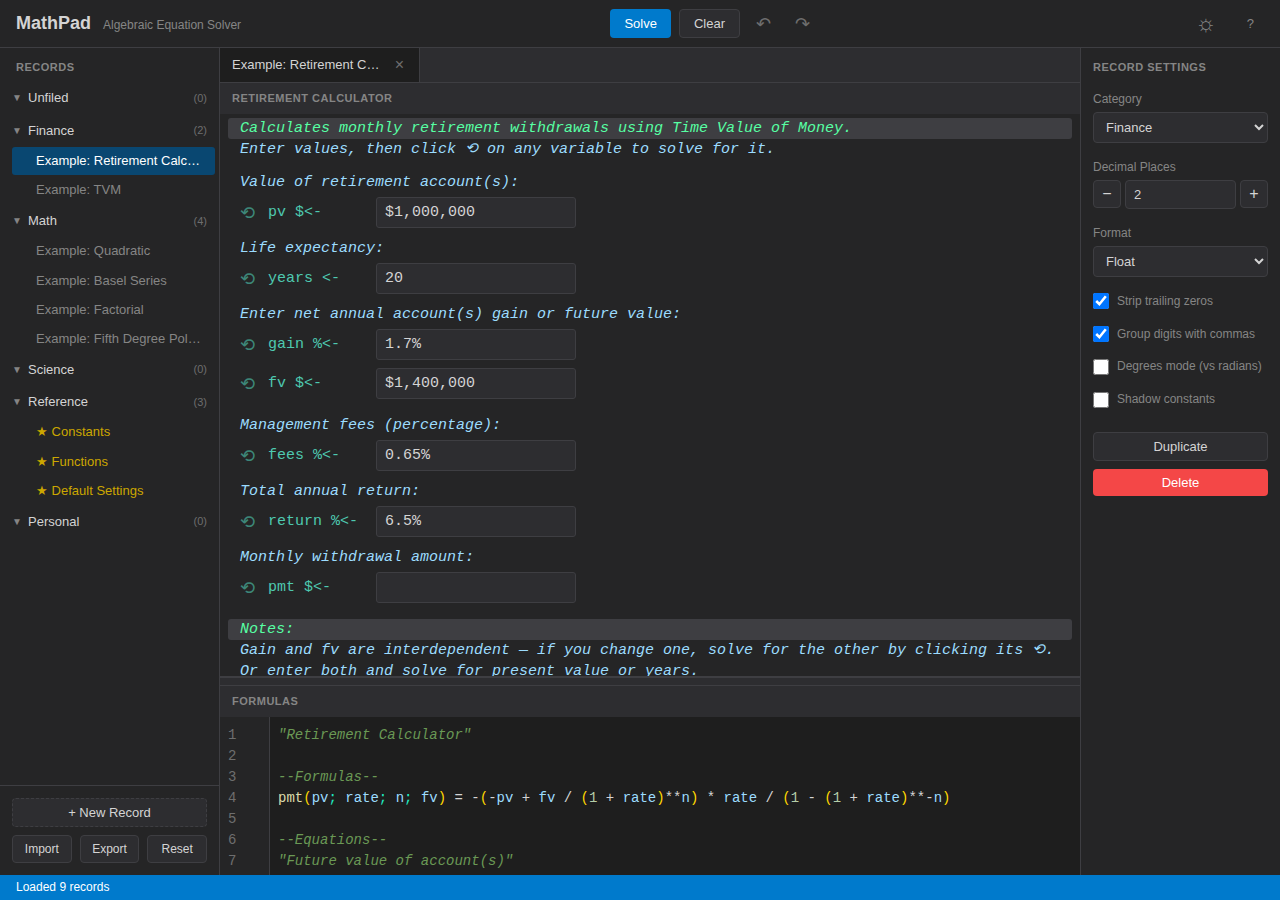
<file: docs/index.html>
<!DOCTYPE html>
<html lang="en">
<head>
    <meta charset="UTF-8">
    <meta name="viewport" content="width=device-width, initial-scale=1.0">
    <title>MathPad Web - Algebraic Equation Solver</title>
    <link rel="stylesheet" href="css/style.css">
    <script src="js/theme.js"></script>
    <script src="https://accounts.google.com/gsi/client" async defer></script>
</head>
<body>
    <div class="app-container">
        <!-- Header -->
        <header class="app-header">
            <div class="header-left">
                <button class="hamburger-btn" id="hamburger-btn" title="Toggle sidebar">&#9776;</button>
                <h1 class="app-title">MathPad</h1>
                <span class="app-subtitle">Algebraic Equation Solver</span>
            </div>
            <div class="header-center">
                <button id="btn-solve" class="btn-primary" title="Solve equations (Ctrl+Enter)">
                    Solve
                </button>
                <button id="btn-clear" class="btn-secondary" title="Clear all input (<-) and output (-> and ->>) variables">
                    Clear
                </button>
                <button id="btn-undo" class="btn-icon" title="Undo (Ctrl+Z)">↶</button>
                <button id="btn-redo" class="btn-icon" title="Redo (Ctrl+Y)">↷</button>
            </div>
            <div class="header-right">
                <div class="drive-controls" id="drive-controls" style="display: none;">
                    <button id="btn-drive-signin" class="btn-secondary btn-drive-signin">Sign in</button>
                    <button id="btn-drive-menu" class="btn-icon btn-drive-avatar" style="display:none;"></button>
                </div>
                <button id="btn-theme" class="btn-icon btn-theme-toggle" title="Toggle light/dark theme">&#9732;</button>
                <button id="btn-help" onclick="showHelp()" class="btn-icon" title="Help">
                    ?
                </button>
                <button class="settings-btn" id="settings-btn" title="Record Settings">&#9881;</button>
            </div>
            <input type="file" id="file-input" accept=".txt,.pdb" style="display: none">
        </header>

        <!-- Drive Dropdown Menu -->
        <div class="drive-dropdown" id="drive-dropdown">
            <div class="drive-dropdown-file" id="drive-dropdown-file"></div>
            <div class="drive-dropdown-item" id="btn-drive-open">Open from Drive...</div>
            <div class="drive-dropdown-item" id="btn-drive-saveas">Save as new file</div>
            <div class="drive-dropdown-divider"></div>
            <div class="drive-dropdown-item" id="btn-drive-signout">Sign out</div>
        </div>

        <!-- Sidebar Overlay (for mobile) -->
        <div class="sidebar-overlay" id="sidebar-overlay"></div>

        <!-- Settings Modal (for mobile) -->
        <div class="settings-modal" id="settings-modal">
            <div class="settings-modal-content">
                <div class="settings-modal-header">
                    <h3>Record Settings</h3>
                    <button class="settings-modal-close" id="settings-modal-close">&times;</button>
                </div>
                <div class="settings-modal-body" id="settings-modal-body">
                    <!-- Populated by JavaScript -->
                </div>
            </div>
        </div>

        <!-- Main Content -->
        <div class="main-content">
            <!-- Sidebar -->
            <aside class="sidebar" id="sidebar">
                <!-- Populated by JavaScript -->
            </aside>

            <!-- Editor Area -->
            <main class="editor-main">
                <!-- Tab Bar -->
                <div class="tab-bar" id="tab-bar">
                    <!-- Populated by JavaScript -->
                </div>

                <!-- Editor Container -->
                <div class="editor-container" id="editor-container">
                    <!-- Editors created by JavaScript -->
                    <div class="no-editor-message">
                        Select a record from the sidebar or create a new one.
                    </div>
                </div>
            </main>

            <!-- Details Panel -->
            <aside class="details-panel" id="details-panel">
                <!-- Populated by JavaScript -->
            </aside>
        </div>

        <!-- Status Bar -->
        <footer class="status-bar" id="status-bar">
            <span class="status-text" id="status-text">Ready</span>
            <span class="status-drive" id="status-drive"></span>
        </footer>
    </div>

    <!-- Scripts -->
    <script src="js/parser.js"></script>
    <script src="js/line-parser.js"></script>
    <script src="js/evaluator.js"></script>
    <script src="js/solver.js"></script>
    <script src="js/variables.js"></script>
    <script src="js/storage.js"></script>
    <script src="js/drive.js"></script>
    <script src="js/editor.js"></script>
    <script src="js/variables-panel.js"></script>
    <script src="js/solve-engine.js"></script>
    <script src="js/ui.js"></script>
    <script src="js/app.js"></script>
</body>
</html>
</file>
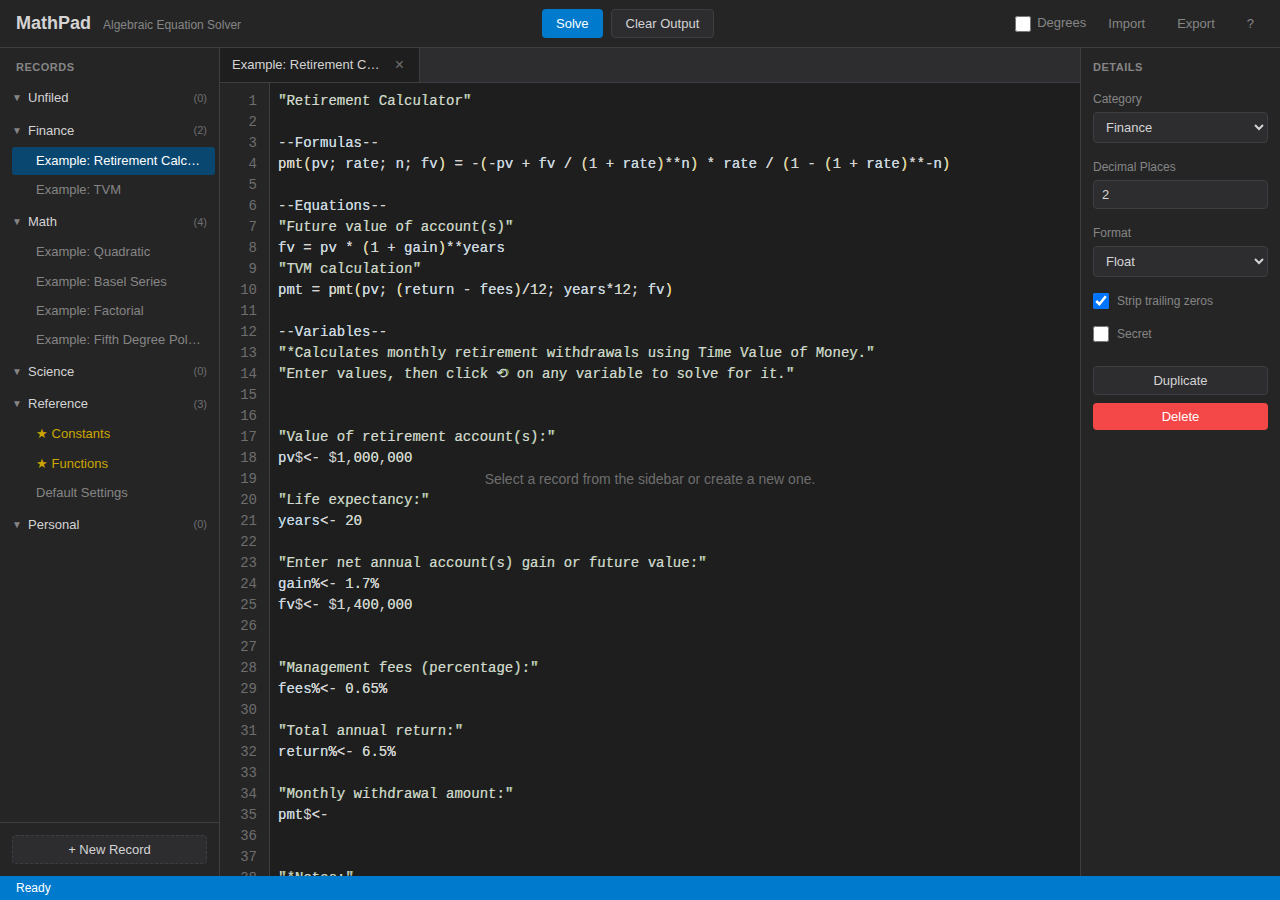
<file: web/index.html>
<!DOCTYPE html>
<html lang="en">
<head>
    <meta charset="UTF-8">
    <meta name="viewport" content="width=device-width, initial-scale=1.0">
    <title>MathPad Web - Algebraic Equation Solver</title>
    <link rel="stylesheet" href="css/style.css">
</head>
<body>
    <div class="app-container">
        <!-- Header -->
        <header class="app-header">
            <div class="header-left">
                <h1 class="app-title">MathPad</h1>
                <span class="app-subtitle">Algebraic Equation Solver</span>
            </div>
            <div class="header-center">
                <button id="btn-solve" class="btn-primary" title="Solve equations (Ctrl+Enter)">
                    Solve
                </button>
                <button id="btn-clear" class="btn-secondary" title="Clear output variables">
                    Clear Output
                </button>
            </div>
            <div class="header-right">
                <label class="toggle-label" title="Switch between radians and degrees for trig functions">
                    <input type="checkbox" id="toggle-degrees">
                    <span>Degrees</span>
                </label>
                <button id="btn-import" class="btn-icon" title="Import records from file">
                    Import
                </button>
                <button id="btn-export" class="btn-icon" title="Export records to file">
                    Export
                </button>
                <button onclick="showHelp()" class="btn-icon" title="Help">
                    ?
                </button>
            </div>
            <input type="file" id="file-input" accept=".txt,.pdb" style="display: none">
        </header>

        <!-- Main Content -->
        <div class="main-content">
            <!-- Sidebar -->
            <aside class="sidebar" id="sidebar">
                <!-- Populated by JavaScript -->
            </aside>

            <!-- Editor Area -->
            <main class="editor-main">
                <!-- Tab Bar -->
                <div class="tab-bar" id="tab-bar">
                    <!-- Populated by JavaScript -->
                </div>

                <!-- Editor Container -->
                <div class="editor-container" id="editor-container">
                    <!-- Editors created by JavaScript -->
                    <div class="no-editor-message">
                        Select a record from the sidebar or create a new one.
                    </div>
                </div>
            </main>

            <!-- Details Panel -->
            <aside class="details-panel" id="details-panel">
                <!-- Populated by JavaScript -->
            </aside>
        </div>

        <!-- Status Bar -->
        <footer class="status-bar" id="status-bar">
            Ready
        </footer>
    </div>

    <!-- Scripts -->
    <script src="js/parser.js"></script>
    <script src="js/evaluator.js"></script>
    <script src="js/solver.js"></script>
    <script src="js/variables.js"></script>
    <script src="js/storage.js"></script>
    <script src="js/editor.js"></script>
    <script src="js/ui.js"></script>
    <script src="js/app.js"></script>
</body>
</html>
</file>
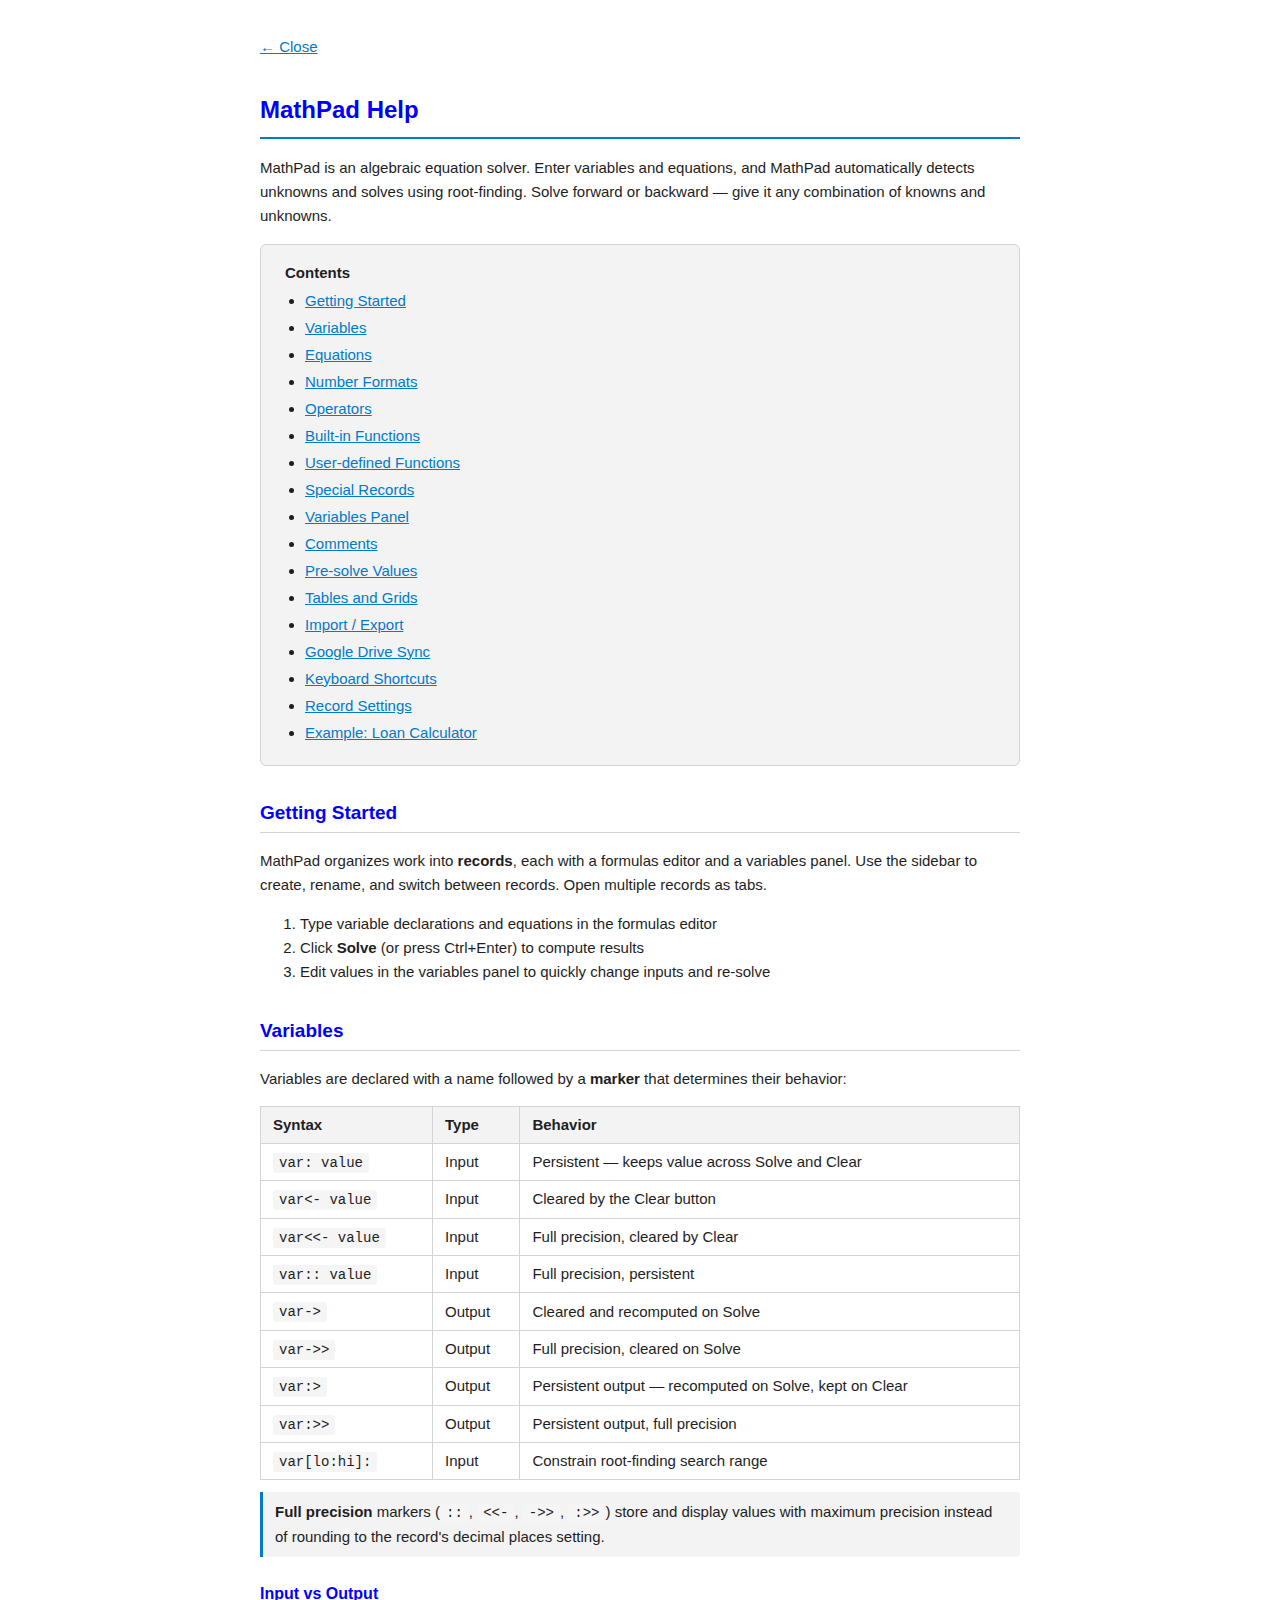
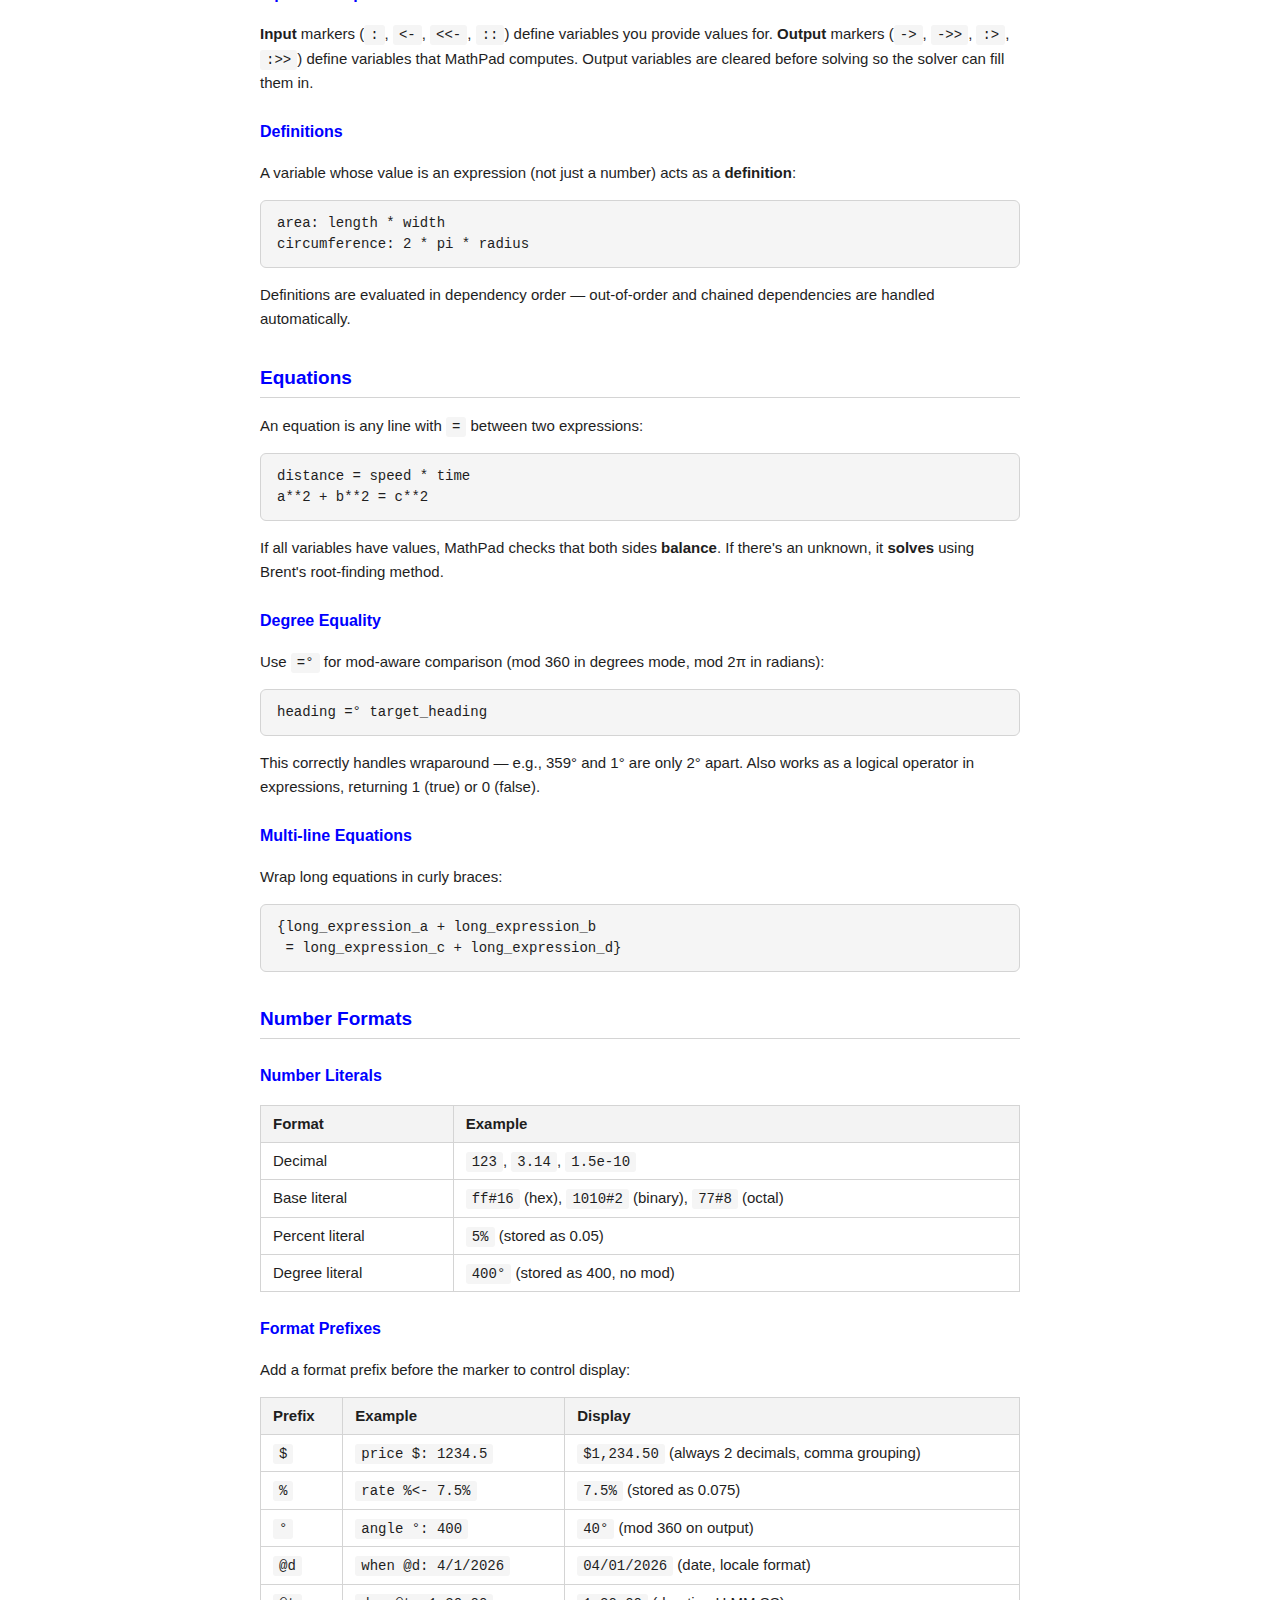
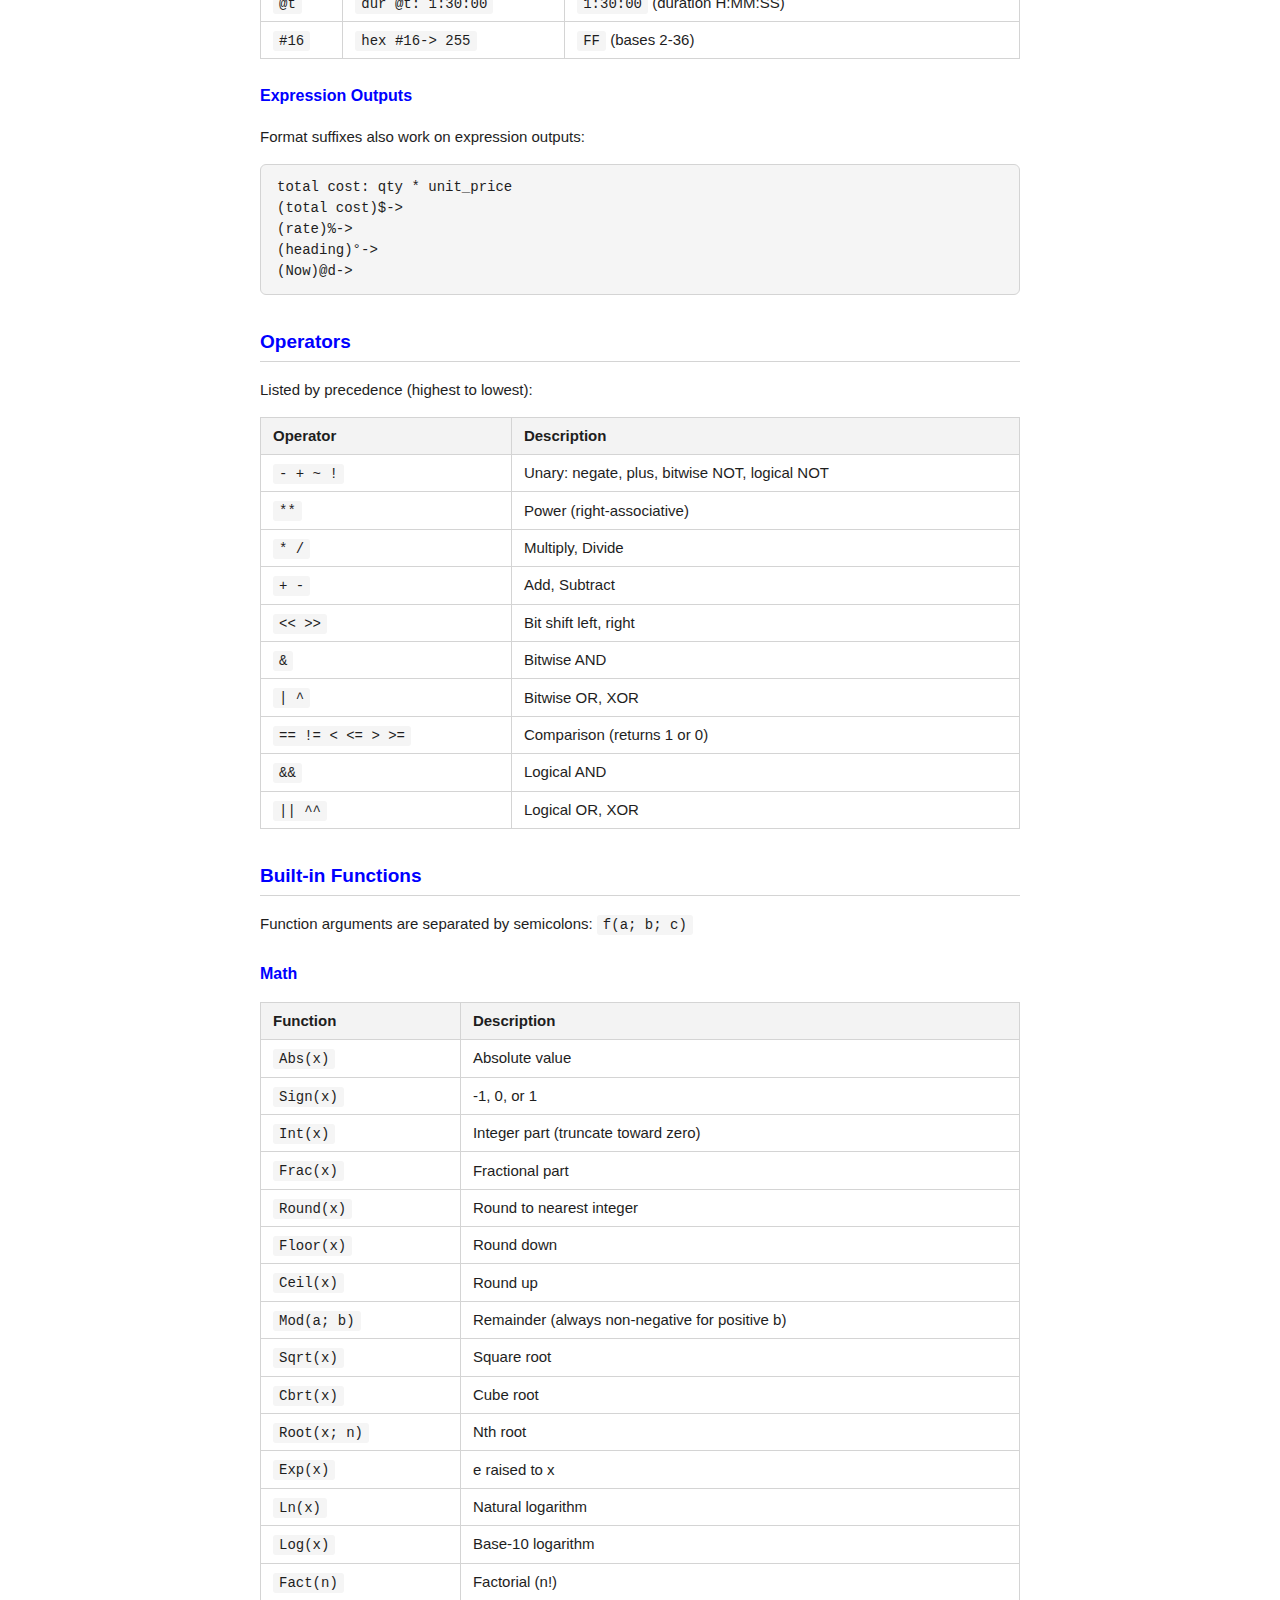
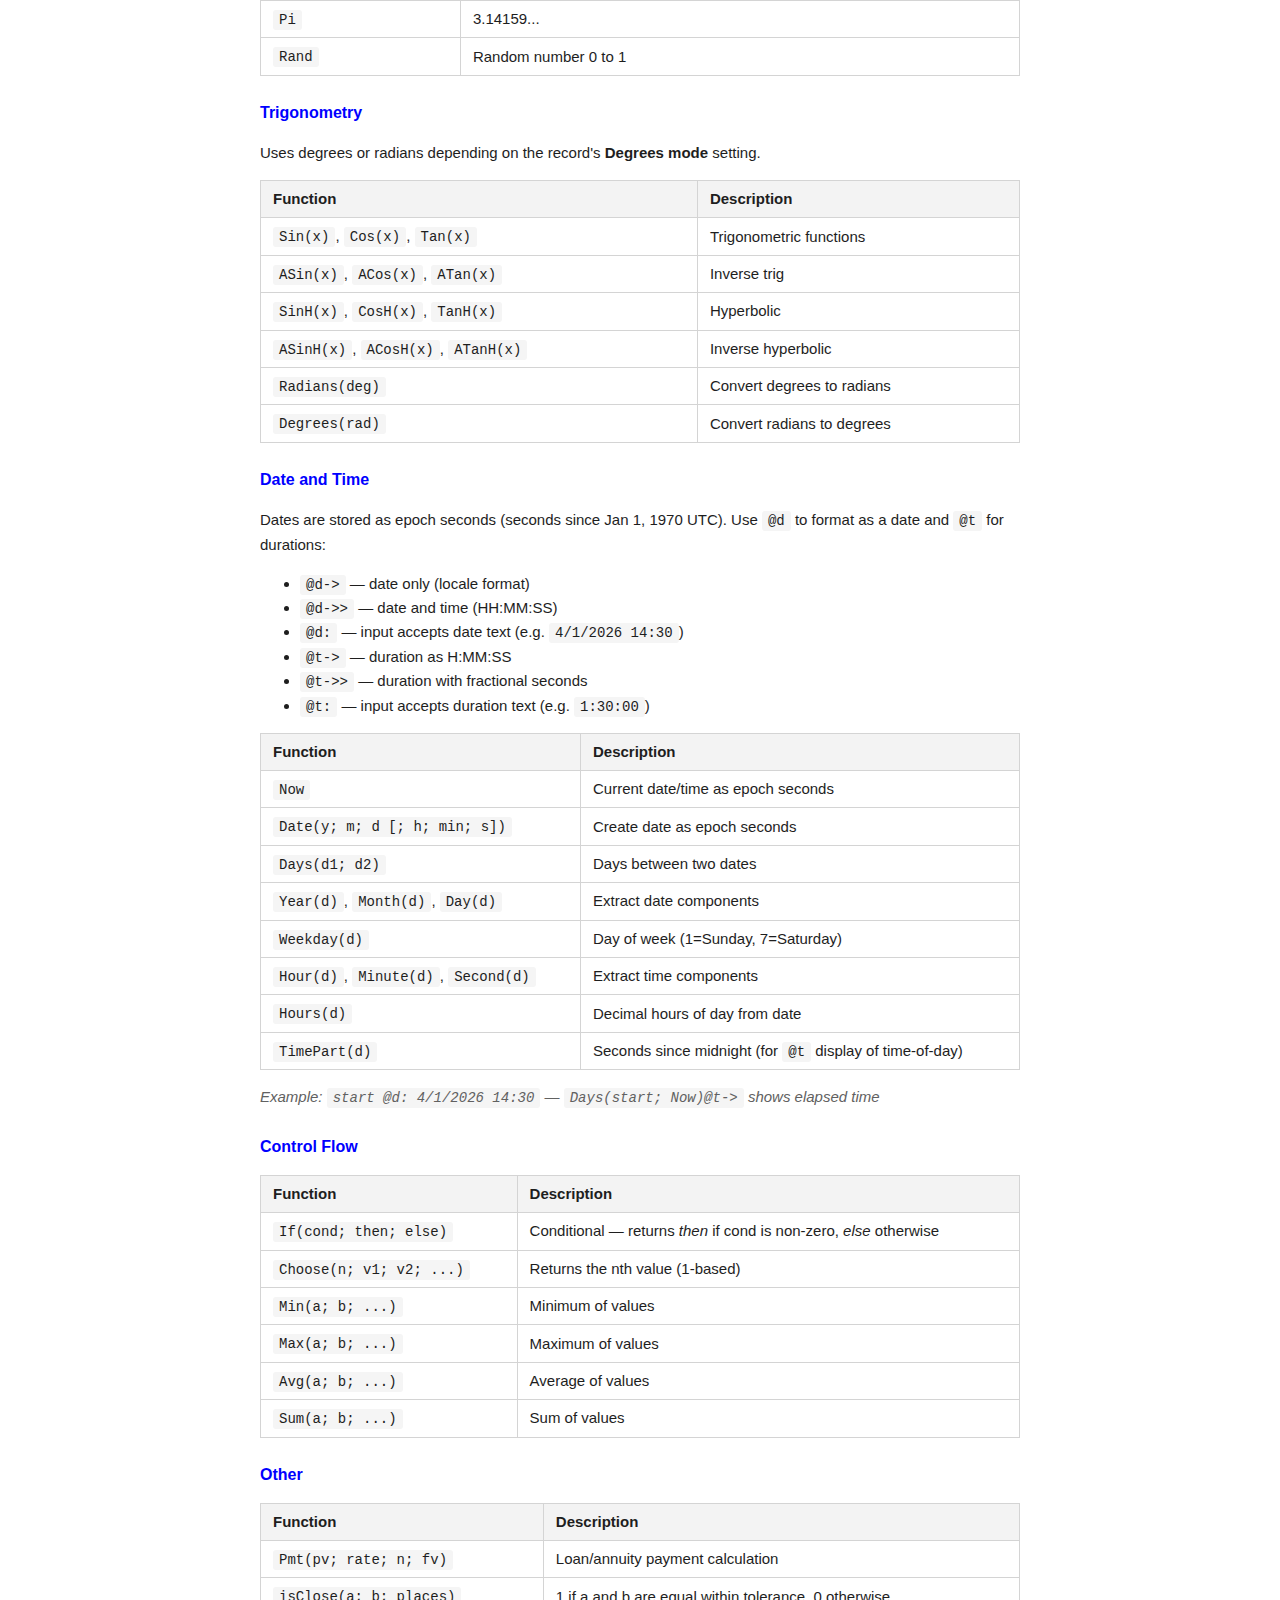
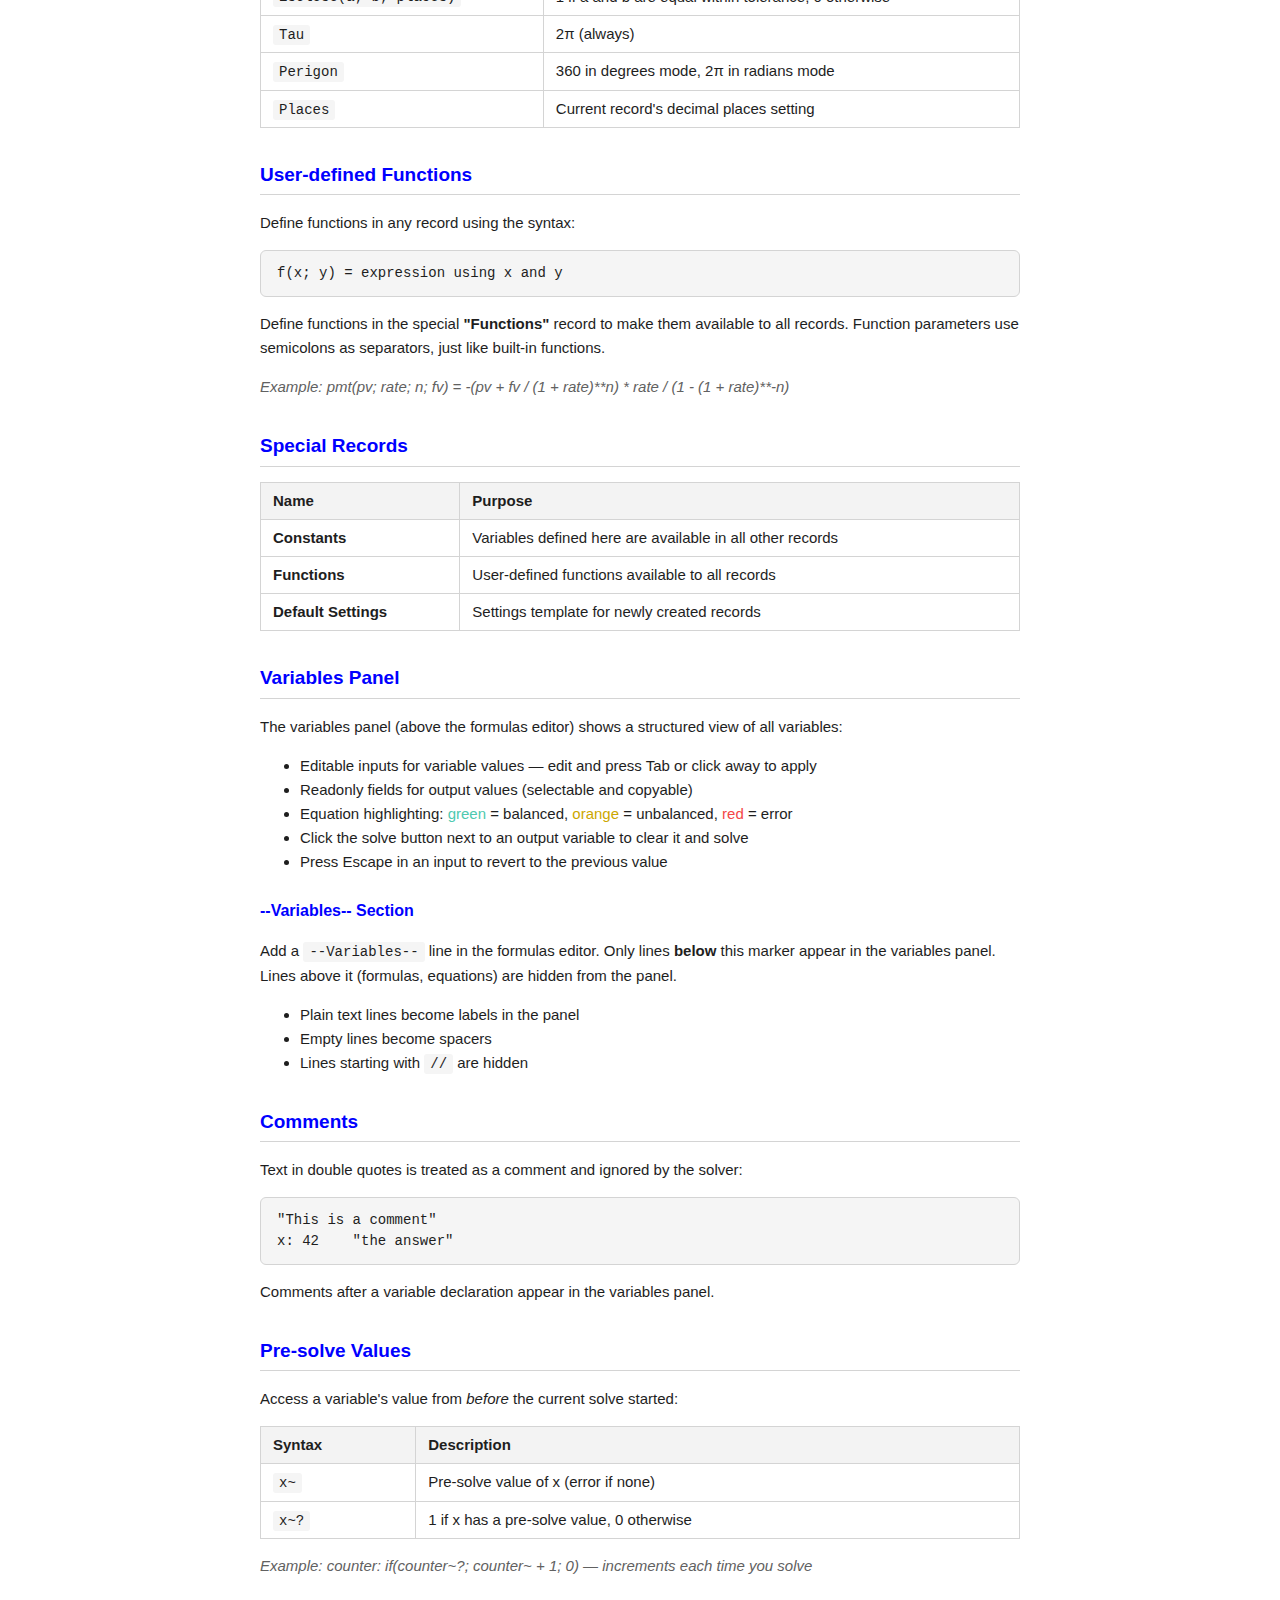
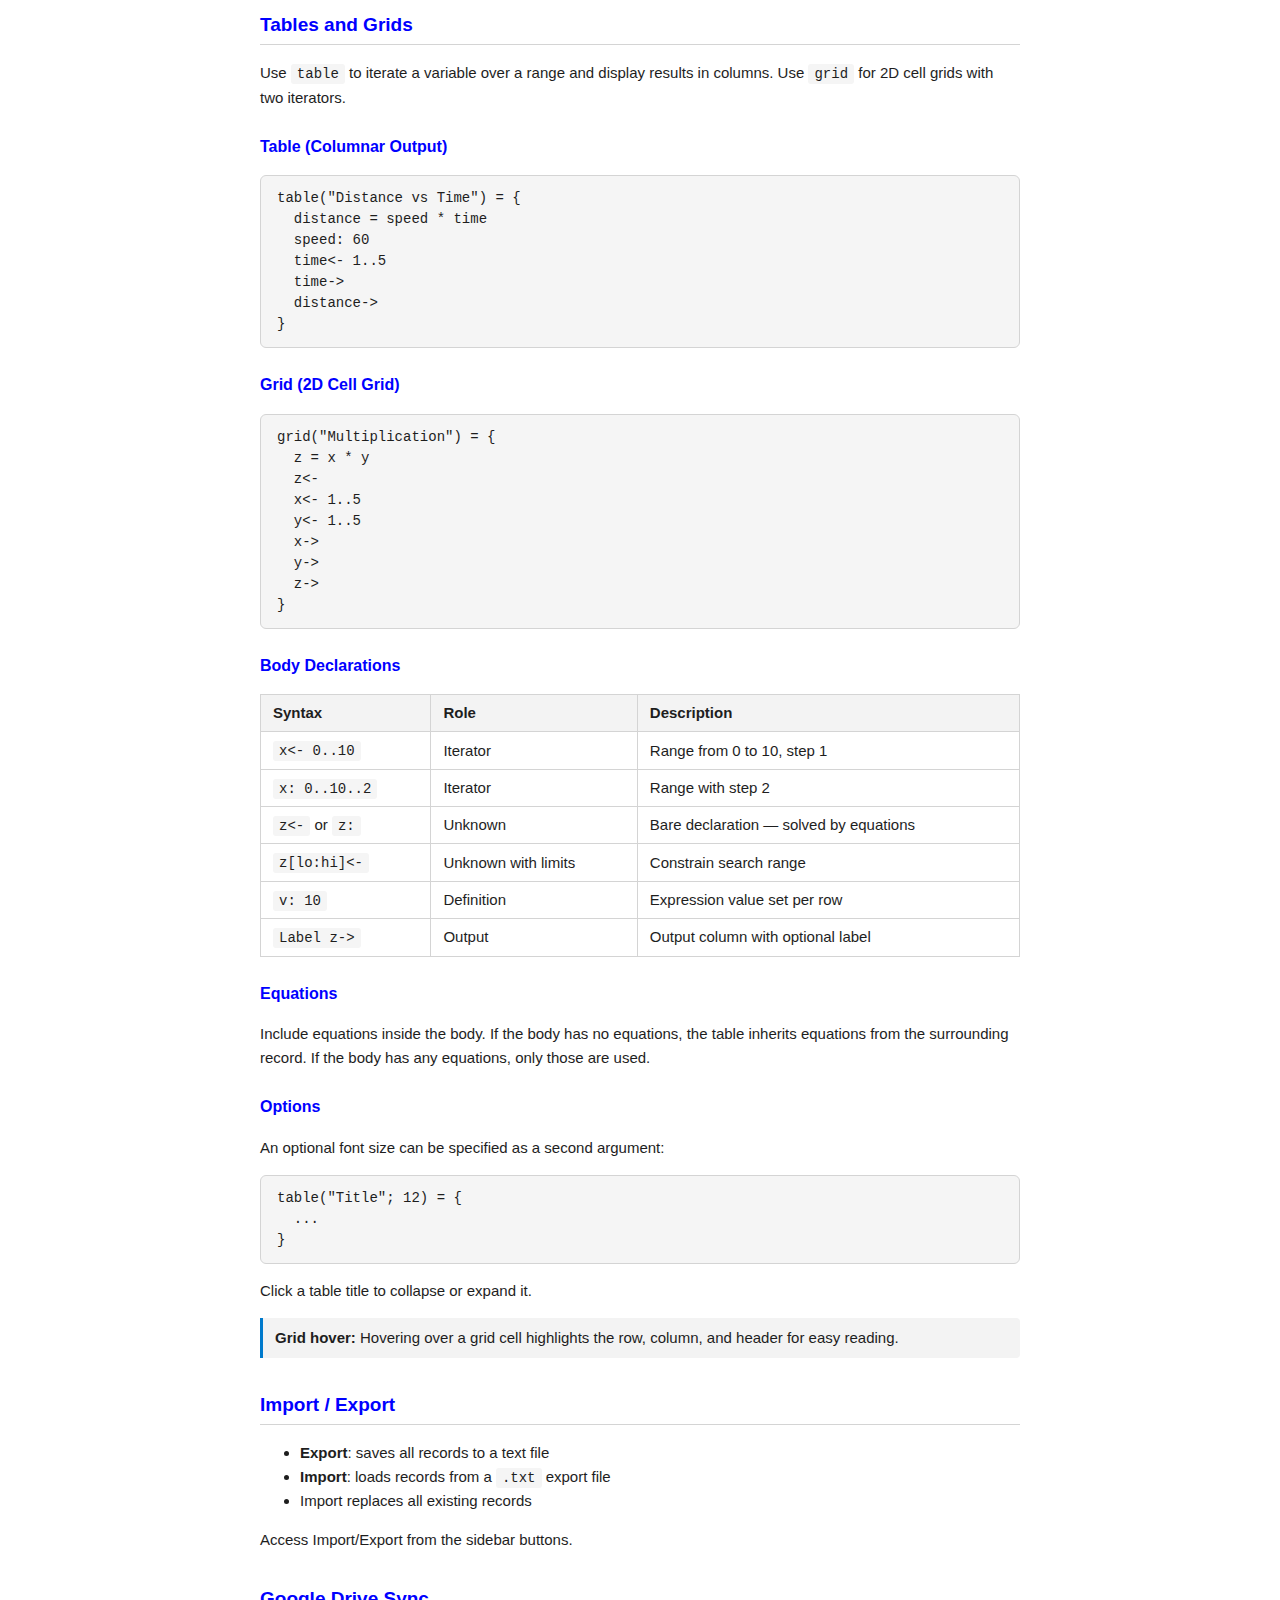
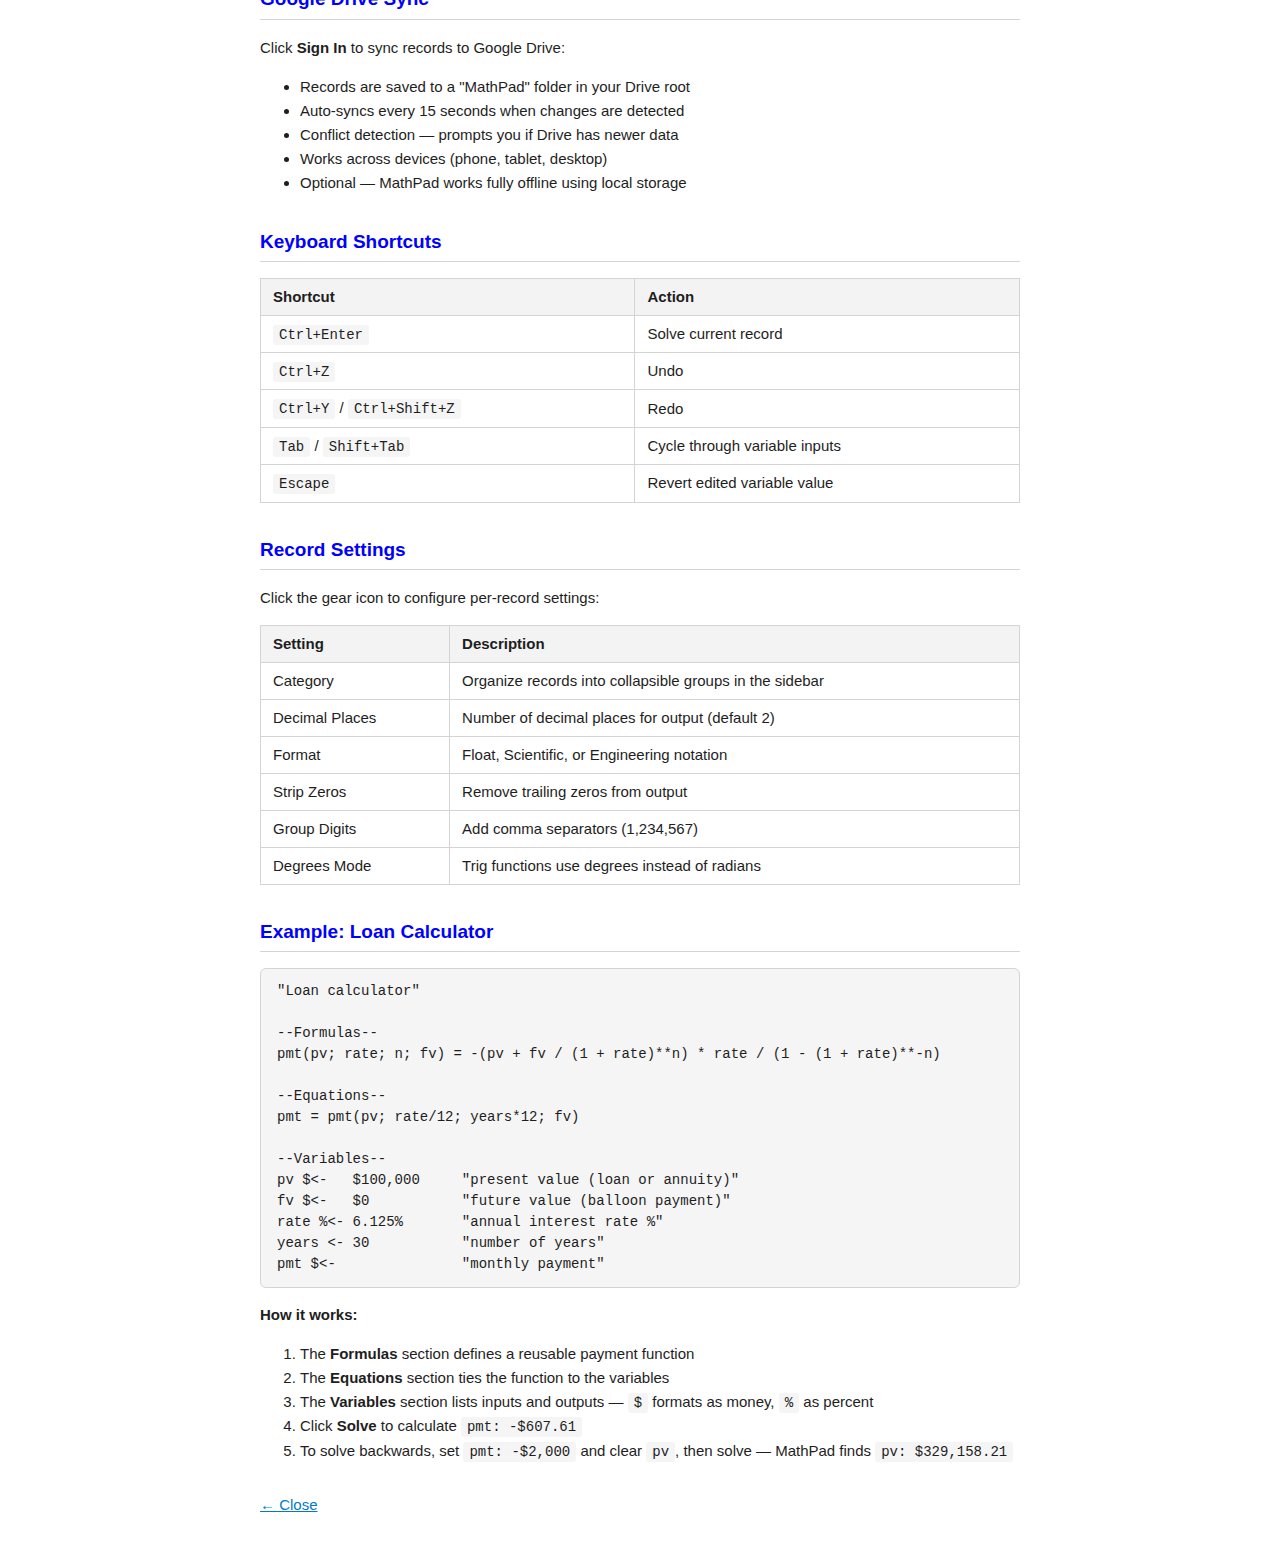
<file: docs/help.html>
<!DOCTYPE html>
<html lang="en">
<head>
    <meta charset="UTF-8">
    <meta name="viewport" content="width=device-width, initial-scale=1.0">
    <title>MathPad Help</title>
    <link rel="icon" href="MathPad.png" type="image/png">
    <style>
        :root {
            --bg: #1e1e1e;
            --bg-alt: #252526;
            --text: #d4d4d4;
            --text-muted: #858585;
            --accent: #007acc;
            --border: #3e3e42;
            --code-bg: #2d2d30;
            --heading: #569cd6;
            --link: #4fc1ff;
        }
        :root.light {
                --bg: #ffffff;
                --bg-alt: #f3f3f3;
                --text: #1e1e1e;
                --text-muted: #616161;
                --accent: #007acc;
                --border: #d4d4d4;
                --code-bg: #f5f5f5;
                --heading: #0000ff;
                --link: #007acc;
        }
        * { box-sizing: border-box; }
        body {
            font-family: -apple-system, BlinkMacSystemFont, 'Segoe UI', Roboto, sans-serif;
            font-size: 15px;
            line-height: 1.6;
            color: var(--text);
            background: var(--bg);
            margin: 0;
            padding: 20px;
            max-width: 800px;
            margin: 0 auto;
        }
        h1 { color: var(--heading); font-size: 24px; border-bottom: 2px solid var(--accent); padding-bottom: 8px; }
        h2 { color: var(--heading); font-size: 19px; margin-top: 32px; border-bottom: 1px solid var(--border); padding-bottom: 4px; }
        h3 { color: var(--heading); font-size: 16px; margin-top: 24px; }
        a { color: var(--link); }
        code {
            font-family: 'Consolas', 'Monaco', 'Courier New', monospace;
            background: var(--code-bg);
            padding: 2px 6px;
            border-radius: 3px;
            font-size: 14px;
        }
        pre {
            background: var(--code-bg);
            padding: 12px 16px;
            border-radius: 6px;
            overflow-x: auto;
            font-family: 'Consolas', 'Monaco', 'Courier New', monospace;
            font-size: 14px;
            line-height: 1.5;
            border: 1px solid var(--border);
        }
        table {
            border-collapse: collapse;
            width: 100%;
            margin: 12px 0;
        }
        th, td {
            text-align: left;
            padding: 6px 12px;
            border: 1px solid var(--border);
        }
        th { background: var(--bg-alt); }
        .back-link { margin-bottom: 16px; display: inline-block; }
        .toc { background: var(--bg-alt); padding: 16px 24px; border-radius: 6px; border: 1px solid var(--border); margin: 16px 0; }
        .toc ul { margin: 4px 0; padding-left: 20px; }
        .toc li { margin: 3px 0; }
        .example { color: var(--text-muted); font-style: italic; }
        .note { background: var(--bg-alt); padding: 8px 12px; border-left: 3px solid var(--accent); border-radius: 0 4px 4px 0; margin: 12px 0; }
    </style>
</head>
<body>
    <p class="back-link"><a href="javascript:window.close()">&larr; Close</a></p>

    <h1>MathPad Help</h1>
    <p>MathPad is an algebraic equation solver. Enter variables and equations, and MathPad automatically detects unknowns and solves using root-finding. Solve forward or backward &mdash; give it any combination of knowns and unknowns.</p>

    <div class="toc">
        <strong>Contents</strong>
        <ul>
            <li><a href="#getting-started">Getting Started</a></li>
            <li><a href="#variables">Variables</a></li>
            <li><a href="#equations">Equations</a></li>
            <li><a href="#number-formats">Number Formats</a></li>
            <li><a href="#operators">Operators</a></li>
            <li><a href="#functions">Built-in Functions</a></li>
            <li><a href="#user-functions">User-defined Functions</a></li>
            <li><a href="#special-records">Special Records</a></li>
            <li><a href="#variables-panel">Variables Panel</a></li>
            <li><a href="#comments">Comments</a></li>
            <li><a href="#pre-solve">Pre-solve Values</a></li>
            <li><a href="#tables-grids">Tables and Grids</a></li>
            <li><a href="#import-export">Import / Export</a></li>
            <li><a href="#google-drive">Google Drive Sync</a></li>
            <li><a href="#keyboard-shortcuts">Keyboard Shortcuts</a></li>
            <li><a href="#settings">Record Settings</a></li>
            <li><a href="#example">Example: Loan Calculator</a></li>
        </ul>
    </div>

    <h2 id="getting-started">Getting Started</h2>
    <p>MathPad organizes work into <strong>records</strong>, each with a formulas editor and a variables panel. Use the sidebar to create, rename, and switch between records. Open multiple records as tabs.</p>
    <ol>
        <li>Type variable declarations and equations in the formulas editor</li>
        <li>Click <strong>Solve</strong> (or press Ctrl+Enter) to compute results</li>
        <li>Edit values in the variables panel to quickly change inputs and re-solve</li>
    </ol>

    <h2 id="variables">Variables</h2>
    <p>Variables are declared with a name followed by a <strong>marker</strong> that determines their behavior:</p>

    <table>
        <tr><th>Syntax</th><th>Type</th><th>Behavior</th></tr>
        <tr><td><code>var: value</code></td><td>Input</td><td>Persistent &mdash; keeps value across Solve and Clear</td></tr>
        <tr><td><code>var&lt;- value</code></td><td>Input</td><td>Cleared by the Clear button</td></tr>
        <tr><td><code>var&lt;&lt;- value</code></td><td>Input</td><td>Full precision, cleared by Clear</td></tr>
        <tr><td><code>var:: value</code></td><td>Input</td><td>Full precision, persistent</td></tr>
        <tr><td><code>var-&gt;</code></td><td>Output</td><td>Cleared and recomputed on Solve</td></tr>
        <tr><td><code>var-&gt;&gt;</code></td><td>Output</td><td>Full precision, cleared on Solve</td></tr>
        <tr><td><code>var:&gt;</code></td><td>Output</td><td>Persistent output &mdash; recomputed on Solve, kept on Clear</td></tr>
        <tr><td><code>var:&gt;&gt;</code></td><td>Output</td><td>Persistent output, full precision</td></tr>
        <tr><td><code>var[lo:hi]:</code></td><td>Input</td><td>Constrain root-finding search range</td></tr>
    </table>

    <div class="note">
        <strong>Full precision</strong> markers (<code>::</code>, <code>&lt;&lt;-</code>, <code>-&gt;&gt;</code>, <code>:&gt;&gt;</code>) store and display values with maximum precision instead of rounding to the record's decimal places setting.
    </div>

    <h3>Input vs Output</h3>
    <p><strong>Input</strong> markers (<code>:</code>, <code>&lt;-</code>, <code>&lt;&lt;-</code>, <code>::</code>) define variables you provide values for. <strong>Output</strong> markers (<code>-&gt;</code>, <code>-&gt;&gt;</code>, <code>:&gt;</code>, <code>:&gt;&gt;</code>) define variables that MathPad computes. Output variables are cleared before solving so the solver can fill them in.</p>

    <h3>Definitions</h3>
    <p>A variable whose value is an expression (not just a number) acts as a <strong>definition</strong>:</p>
    <pre>area: length * width
circumference: 2 * pi * radius</pre>
    <p>Definitions are evaluated in dependency order &mdash; out-of-order and chained dependencies are handled automatically.</p>

    <h2 id="equations">Equations</h2>
    <p>An equation is any line with <code>=</code> between two expressions:</p>
    <pre>distance = speed * time
a**2 + b**2 = c**2</pre>

    <p>If all variables have values, MathPad checks that both sides <strong>balance</strong>. If there's an unknown, it <strong>solves</strong> using Brent's root-finding method.</p>

    <h3>Degree Equality</h3>
    <p>Use <code>=&deg;</code> for mod-aware comparison (mod 360 in degrees mode, mod 2&pi; in radians):</p>
    <pre>heading =&deg; target_heading</pre>
    <p>This correctly handles wraparound &mdash; e.g., 359&deg; and 1&deg; are only 2&deg; apart. Also works as a logical operator in expressions, returning 1 (true) or 0 (false).</p>

    <h3>Multi-line Equations</h3>
    <p>Wrap long equations in curly braces:</p>
    <pre>{long_expression_a + long_expression_b
 = long_expression_c + long_expression_d}</pre>

    <h2 id="number-formats">Number Formats</h2>

    <h3>Number Literals</h3>
    <table>
        <tr><th>Format</th><th>Example</th></tr>
        <tr><td>Decimal</td><td><code>123</code>, <code>3.14</code>, <code>1.5e-10</code></td></tr>
        <tr><td>Base literal</td><td><code>ff#16</code> (hex), <code>1010#2</code> (binary), <code>77#8</code> (octal)</td></tr>
        <tr><td>Percent literal</td><td><code>5%</code> (stored as 0.05)</td></tr>
        <tr><td>Degree literal</td><td><code>400&deg;</code> (stored as 400, no mod)</td></tr>
    </table>

    <h3>Format Prefixes</h3>
    <p>Add a format prefix before the marker to control display:</p>
    <table>
        <tr><th>Prefix</th><th>Example</th><th>Display</th></tr>
        <tr><td><code>$</code></td><td><code>price $: 1234.5</code></td><td><code>$1,234.50</code> (always 2 decimals, comma grouping)</td></tr>
        <tr><td><code>%</code></td><td><code>rate %&lt- 7.5%</code></td><td><code>7.5%</code> (stored as 0.075)</td></tr>
        <tr><td><code>&deg;</code></td><td><code>angle &deg;: 400</code></td><td><code>40&deg;</code> (mod 360 on output)</td></tr>
        <tr><td><code>@d</code></td><td><code>when @d: 4/1/2026</code></td><td><code>04/01/2026</code> (date, locale format)</td></tr>
        <tr><td><code>@t</code></td><td><code>dur @t: 1:30:00</code></td><td><code>1:30:00</code> (duration H:MM:SS)</td></tr>
        <tr><td><code>#16</code></td><td><code>hex #16-> 255</code></td><td><code>FF</code> (bases 2-36)</td></tr>
    </table>

    <h3>Expression Outputs</h3>
    <p>Format suffixes also work on expression outputs:</p>
    <pre>total cost: qty * unit_price
(total cost)$-&gt;
(rate)%-&gt;
(heading)&deg;-&gt;
(Now)@d-&gt;</pre>

    <h2 id="operators">Operators</h2>
    <p>Listed by precedence (highest to lowest):</p>
    <table>
        <tr><th>Operator</th><th>Description</th></tr>
        <tr><td><code>- + ~ !</code></td><td>Unary: negate, plus, bitwise NOT, logical NOT</td></tr>
        <tr><td><code>**</code></td><td>Power (right-associative)</td></tr>
        <tr><td><code>* /</code></td><td>Multiply, Divide</td></tr>
        <tr><td><code>+ -</code></td><td>Add, Subtract</td></tr>
        <tr><td><code>&lt;&lt; &gt;&gt;</code></td><td>Bit shift left, right</td></tr>
        <tr><td><code>&amp;</code></td><td>Bitwise AND</td></tr>
        <tr><td><code>| ^</code></td><td>Bitwise OR, XOR</td></tr>
        <tr><td><code>== != &lt; &lt;= &gt; &gt;=</code></td><td>Comparison (returns 1 or 0)</td></tr>
        <tr><td><code>&amp;&amp;</code></td><td>Logical AND</td></tr>
        <tr><td><code>|| ^^</code></td><td>Logical OR, XOR</td></tr>
    </table>

    <h2 id="functions">Built-in Functions</h2>
    <p>Function arguments are separated by semicolons: <code>f(a; b; c)</code></p>

    <h3>Math</h3>
    <table>
        <tr><th>Function</th><th>Description</th></tr>
        <tr><td><code>Abs(x)</code></td><td>Absolute value</td></tr>
        <tr><td><code>Sign(x)</code></td><td>-1, 0, or 1</td></tr>
        <tr><td><code>Int(x)</code></td><td>Integer part (truncate toward zero)</td></tr>
        <tr><td><code>Frac(x)</code></td><td>Fractional part</td></tr>
        <tr><td><code>Round(x)</code></td><td>Round to nearest integer</td></tr>
        <tr><td><code>Floor(x)</code></td><td>Round down</td></tr>
        <tr><td><code>Ceil(x)</code></td><td>Round up</td></tr>
        <tr><td><code>Mod(a; b)</code></td><td>Remainder (always non-negative for positive b)</td></tr>
        <tr><td><code>Sqrt(x)</code></td><td>Square root</td></tr>
        <tr><td><code>Cbrt(x)</code></td><td>Cube root</td></tr>
        <tr><td><code>Root(x; n)</code></td><td>Nth root</td></tr>
        <tr><td><code>Exp(x)</code></td><td>e raised to x</td></tr>
        <tr><td><code>Ln(x)</code></td><td>Natural logarithm</td></tr>
        <tr><td><code>Log(x)</code></td><td>Base-10 logarithm</td></tr>
        <tr><td><code>Fact(n)</code></td><td>Factorial (n!)</td></tr>
        <tr><td><code>Pi</code></td><td>3.14159...</td></tr>
        <tr><td><code>Rand</code></td><td>Random number 0 to 1</td></tr>
    </table>

    <h3>Trigonometry</h3>
    <p>Uses degrees or radians depending on the record's <strong>Degrees mode</strong> setting.</p>
    <table>
        <tr><th>Function</th><th>Description</th></tr>
        <tr><td><code>Sin(x)</code>, <code>Cos(x)</code>, <code>Tan(x)</code></td><td>Trigonometric functions</td></tr>
        <tr><td><code>ASin(x)</code>, <code>ACos(x)</code>, <code>ATan(x)</code></td><td>Inverse trig</td></tr>
        <tr><td><code>SinH(x)</code>, <code>CosH(x)</code>, <code>TanH(x)</code></td><td>Hyperbolic</td></tr>
        <tr><td><code>ASinH(x)</code>, <code>ACosH(x)</code>, <code>ATanH(x)</code></td><td>Inverse hyperbolic</td></tr>
        <tr><td><code>Radians(deg)</code></td><td>Convert degrees to radians</td></tr>
        <tr><td><code>Degrees(rad)</code></td><td>Convert radians to degrees</td></tr>
    </table>

    <h3>Date and Time</h3>
    <p>Dates are stored as epoch seconds (seconds since Jan 1, 1970 UTC). Use <code>@d</code> to format as a date and <code>@t</code> for durations:</p>
    <ul>
        <li><code>@d-&gt;</code> &mdash; date only (locale format)</li>
        <li><code>@d-&gt;&gt;</code> &mdash; date and time (HH:MM:SS)</li>
        <li><code>@d:</code> &mdash; input accepts date text (e.g. <code>4/1/2026 14:30</code>)</li>
        <li><code>@t-&gt;</code> &mdash; duration as H:MM:SS</li>
        <li><code>@t-&gt;&gt;</code> &mdash; duration with fractional seconds</li>
        <li><code>@t:</code> &mdash; input accepts duration text (e.g. <code>1:30:00</code>)</li>
    </ul>
    <table>
        <tr><th>Function</th><th>Description</th></tr>
        <tr><td><code>Now</code></td><td>Current date/time as epoch seconds</td></tr>
        <tr><td><code>Date(y; m; d [; h; min; s])</code></td><td>Create date as epoch seconds</td></tr>
        <tr><td><code>Days(d1; d2)</code></td><td>Days between two dates</td></tr>
        <tr><td><code>Year(d)</code>, <code>Month(d)</code>, <code>Day(d)</code></td><td>Extract date components</td></tr>
        <tr><td><code>Weekday(d)</code></td><td>Day of week (1=Sunday, 7=Saturday)</td></tr>
        <tr><td><code>Hour(d)</code>, <code>Minute(d)</code>, <code>Second(d)</code></td><td>Extract time components</td></tr>
        <tr><td><code>Hours(d)</code></td><td>Decimal hours of day from date</td></tr>
        <tr><td><code>TimePart(d)</code></td><td>Seconds since midnight (for <code>@t</code> display of time-of-day)</td></tr>
    </table>
    <p class="example">Example: <code>start @d: 4/1/2026 14:30</code> &mdash; <code>Days(start; Now)@t-&gt;</code> shows elapsed time</p>

    <h3>Control Flow</h3>
    <table>
        <tr><th>Function</th><th>Description</th></tr>
        <tr><td><code>If(cond; then; else)</code></td><td>Conditional &mdash; returns <em>then</em> if cond is non-zero, <em>else</em> otherwise</td></tr>
        <tr><td><code>Choose(n; v1; v2; ...)</code></td><td>Returns the nth value (1-based)</td></tr>
        <tr><td><code>Min(a; b; ...)</code></td><td>Minimum of values</td></tr>
        <tr><td><code>Max(a; b; ...)</code></td><td>Maximum of values</td></tr>
        <tr><td><code>Avg(a; b; ...)</code></td><td>Average of values</td></tr>
        <tr><td><code>Sum(a; b; ...)</code></td><td>Sum of values</td></tr>
    </table>

    <h3>Other</h3>
    <table>
        <tr><th>Function</th><th>Description</th></tr>
        <tr><td><code>Pmt(pv; rate; n; fv)</code></td><td>Loan/annuity payment calculation</td></tr>
        <tr><td><code>isClose(a; b; places)</code></td><td>1 if a and b are equal within tolerance, 0 otherwise</td></tr>
        <tr><td><code>Tau</code></td><td>2&pi; (always)</td></tr>
        <tr><td><code>Perigon</code></td><td>360 in degrees mode, 2&pi; in radians mode</td></tr>
        <tr><td><code>Places</code></td><td>Current record's decimal places setting</td></tr>
    </table>

    <h2 id="user-functions">User-defined Functions</h2>
    <p>Define functions in any record using the syntax:</p>
    <pre>f(x; y) = expression using x and y</pre>
    <p>Define functions in the special <strong>"Functions"</strong> record to make them available to all records. Function parameters use semicolons as separators, just like built-in functions.</p>
    <p class="example">Example: pmt(pv; rate; n; fv) = -(pv + fv / (1 + rate)**n) * rate / (1 - (1 + rate)**-n)</p>

    <h2 id="special-records">Special Records</h2>
    <table>
        <tr><th>Name</th><th>Purpose</th></tr>
        <tr><td><strong>Constants</strong></td><td>Variables defined here are available in all other records</td></tr>
        <tr><td><strong>Functions</strong></td><td>User-defined functions available to all records</td></tr>
        <tr><td><strong>Default Settings</strong></td><td>Settings template for newly created records</td></tr>
    </table>

    <h2 id="variables-panel">Variables Panel</h2>
    <p>The variables panel (above the formulas editor) shows a structured view of all variables:</p>
    <ul>
        <li>Editable inputs for variable values &mdash; edit and press Tab or click away to apply</li>
        <li>Readonly fields for output values (selectable and copyable)</li>
        <li>Equation highlighting: <span style="color:#4ec9b0">green</span> = balanced, <span style="color:#cca700">orange</span> = unbalanced, <span style="color:#f44747">red</span> = error</li>
        <li>Click the solve button next to an output variable to clear it and solve</li>
        <li>Press Escape in an input to revert to the previous value</li>
    </ul>

    <h3>--Variables-- Section</h3>
    <p>Add a <code>--Variables--</code> line in the formulas editor. Only lines <strong>below</strong> this marker appear in the variables panel. Lines above it (formulas, equations) are hidden from the panel.</p>
    <ul>
        <li>Plain text lines become labels in the panel</li>
        <li>Empty lines become spacers</li>
        <li>Lines starting with <code>//</code> are hidden</li>
    </ul>

    <h2 id="comments">Comments</h2>
    <p>Text in double quotes is treated as a comment and ignored by the solver:</p>
    <pre>"This is a comment"
x: 42    "the answer"</pre>
    <p>Comments after a variable declaration appear in the variables panel.</p>

    <h2 id="pre-solve">Pre-solve Values</h2>
    <p>Access a variable's value from <em>before</em> the current solve started:</p>
    <table>
        <tr><th>Syntax</th><th>Description</th></tr>
        <tr><td><code>x~</code></td><td>Pre-solve value of x (error if none)</td></tr>
        <tr><td><code>x~?</code></td><td>1 if x has a pre-solve value, 0 otherwise</td></tr>
    </table>
    <p class="example">Example: counter: if(counter~?; counter~ + 1; 0) &mdash; increments each time you solve</p>

    <h2 id="tables-grids">Tables and Grids</h2>
    <p>Use <code>table</code> to iterate a variable over a range and display results in columns. Use <code>grid</code> for 2D cell grids with two iterators.</p>

    <h3>Table (Columnar Output)</h3>
    <pre>table("Distance vs Time") = {
  distance = speed * time
  speed: 60
  time&lt;- 1..5
  time-&gt;
  distance-&gt;
}</pre>

    <h3>Grid (2D Cell Grid)</h3>
    <pre>grid("Multiplication") = {
  z = x * y
  z&lt;-
  x&lt;- 1..5
  y&lt;- 1..5
  x-&gt;
  y-&gt;
  z-&gt;
}</pre>

    <h3>Body Declarations</h3>
    <table>
        <tr><th>Syntax</th><th>Role</th><th>Description</th></tr>
        <tr><td><code>x&lt;- 0..10</code></td><td>Iterator</td><td>Range from 0 to 10, step 1</td></tr>
        <tr><td><code>x: 0..10..2</code></td><td>Iterator</td><td>Range with step 2</td></tr>
        <tr><td><code>z&lt;-</code> or <code>z:</code></td><td>Unknown</td><td>Bare declaration &mdash; solved by equations</td></tr>
        <tr><td><code>z[lo:hi]&lt;-</code></td><td>Unknown with limits</td><td>Constrain search range</td></tr>
        <tr><td><code>v: 10</code></td><td>Definition</td><td>Expression value set per row</td></tr>
        <tr><td><code>Label z-&gt;</code></td><td>Output</td><td>Output column with optional label</td></tr>
    </table>

    <h3>Equations</h3>
    <p>Include equations inside the body. If the body has no equations, the table inherits equations from the surrounding record. If the body has any equations, only those are used.</p>

    <h3>Options</h3>
    <p>An optional font size can be specified as a second argument:</p>
    <pre>table("Title"; 12) = {
  ...
}</pre>
    <p>Click a table title to collapse or expand it.</p>

    <div class="note">
        <strong>Grid hover:</strong> Hovering over a grid cell highlights the row, column, and header for easy reading.
    </div>

    <h2 id="import-export">Import / Export</h2>
    <ul>
        <li><strong>Export</strong>: saves all records to a text file</li>
        <li><strong>Import</strong>: loads records from a <code>.txt</code> export file</li>
        <li>Import replaces all existing records</li>
    </ul>
    <p>Access Import/Export from the sidebar buttons.</p>

    <h2 id="google-drive">Google Drive Sync</h2>
    <p>Click <strong>Sign In</strong> to sync records to Google Drive:</p>
    <ul>
        <li>Records are saved to a "MathPad" folder in your Drive root</li>
        <li>Auto-syncs every 15 seconds when changes are detected</li>
        <li>Conflict detection &mdash; prompts you if Drive has newer data</li>
        <li>Works across devices (phone, tablet, desktop)</li>
        <li>Optional &mdash; MathPad works fully offline using local storage</li>
    </ul>

    <h2 id="keyboard-shortcuts">Keyboard Shortcuts</h2>
    <table>
        <tr><th>Shortcut</th><th>Action</th></tr>
        <tr><td><code>Ctrl+Enter</code></td><td>Solve current record</td></tr>
        <tr><td><code>Ctrl+Z</code></td><td>Undo</td></tr>
        <tr><td><code>Ctrl+Y</code> / <code>Ctrl+Shift+Z</code></td><td>Redo</td></tr>
        <tr><td><code>Tab</code> / <code>Shift+Tab</code></td><td>Cycle through variable inputs</td></tr>
        <tr><td><code>Escape</code></td><td>Revert edited variable value</td></tr>
    </table>

    <h2 id="settings">Record Settings</h2>
    <p>Click the gear icon to configure per-record settings:</p>
    <table>
        <tr><th>Setting</th><th>Description</th></tr>
        <tr><td>Category</td><td>Organize records into collapsible groups in the sidebar</td></tr>
        <tr><td>Decimal Places</td><td>Number of decimal places for output (default 2)</td></tr>
        <tr><td>Format</td><td>Float, Scientific, or Engineering notation</td></tr>
        <tr><td>Strip Zeros</td><td>Remove trailing zeros from output</td></tr>
        <tr><td>Group Digits</td><td>Add comma separators (1,234,567)</td></tr>
        <tr><td>Degrees Mode</td><td>Trig functions use degrees instead of radians</td></tr>
    </table>

    <h2 id="example">Example: Loan Calculator</h2>
    <pre>"Loan calculator"

--Formulas--
pmt(pv; rate; n; fv) = -(pv + fv / (1 + rate)**n) * rate / (1 - (1 + rate)**-n)

--Equations--
pmt = pmt(pv; rate/12; years*12; fv)

--Variables--
pv $&lt;-   $100,000     "present value (loan or annuity)"
fv $&lt;-   $0           "future value (balloon payment)"
rate %&lt;- 6.125%       "annual interest rate %"
years &lt;- 30           "number of years"
pmt $&lt;-               "monthly payment"</pre>

    <p><strong>How it works:</strong></p>
    <ol>
        <li>The <strong>Formulas</strong> section defines a reusable payment function</li>
        <li>The <strong>Equations</strong> section ties the function to the variables</li>
        <li>The <strong>Variables</strong> section lists inputs and outputs &mdash; <code>$</code> formats as money, <code>%</code> as percent</li>
        <li>Click <strong>Solve</strong> to calculate <code>pmt: -$607.61</code></li>
        <li>To solve backwards, set <code>pmt: -$2,000</code> and clear <code>pv</code>, then solve &mdash; MathPad finds <code>pv: $329,158.21</code></li>
    </ol>

    <p class="back-link"><a href="javascript:window.close()">&larr; Close</a></p>
    <script>
        // Match MathPad's theme setting
        var theme = localStorage.getItem('mathpad_theme');
        if (!theme) {
            try { theme = window.matchMedia('(prefers-color-scheme: light)').matches ? 'light' : 'dark'; } catch(e) {}
        }
        if (theme === 'light') document.documentElement.classList.add('light');
    </script>
</body>
</html>
</file>
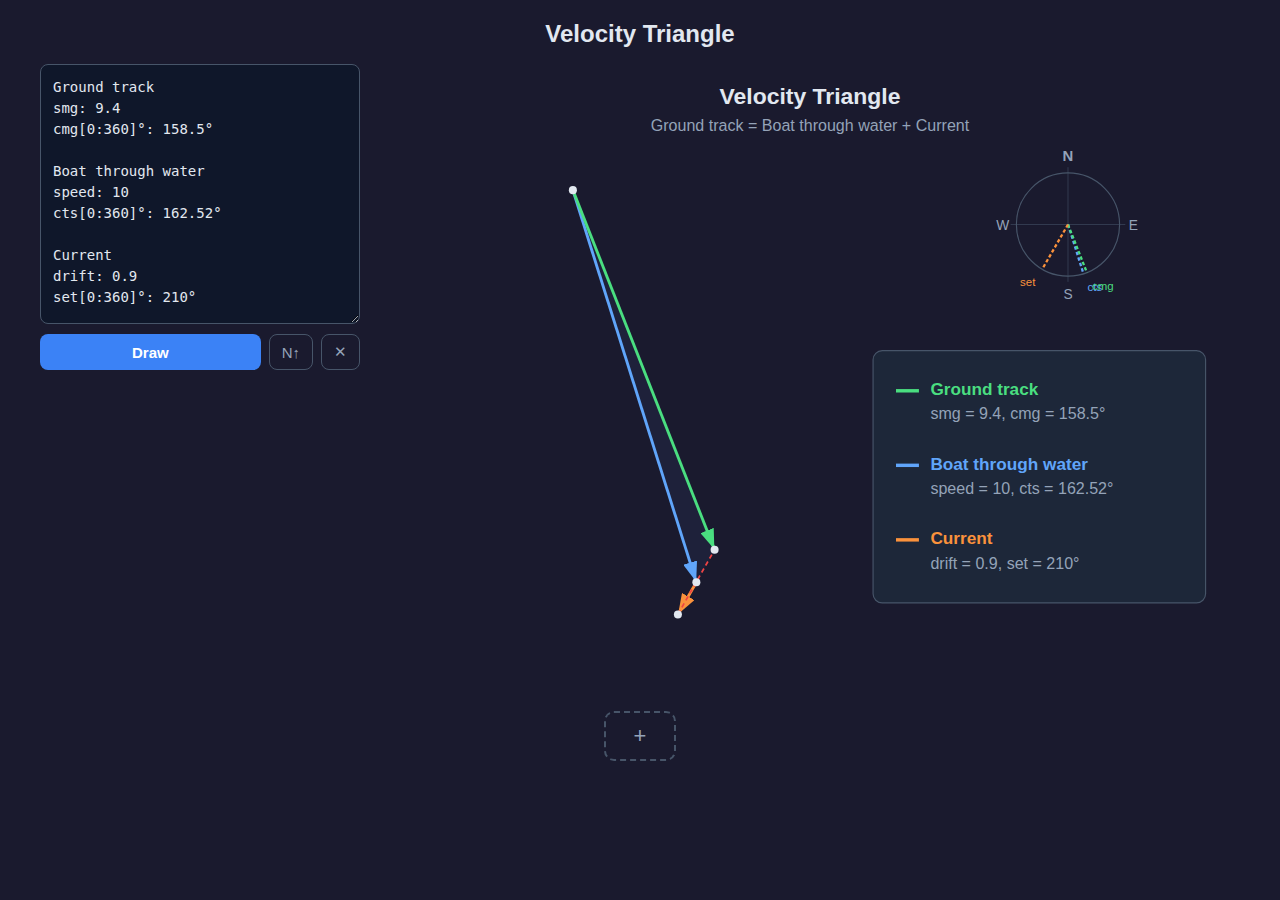
<file: docs/velocity-triangle.html>
<!DOCTYPE html>
<html lang="en">
<head>
<meta charset="UTF-8">
<meta name="viewport" content="width=device-width, initial-scale=1.0">
<title>Velocity Triangle</title>
<style>
* { box-sizing: border-box; margin: 0; padding: 0; }
body {
  background: #1a1a2e;
  color: #e2e8f0;
  font-family: 'Segoe UI', Arial, sans-serif;
  min-height: 100vh;
  padding: 20px;
}
h1 { text-align: center; margin-bottom: 16px; font-size: 24px; }
#panels { max-width: 1200px; margin: 0 auto; }
.panel {
  display: flex;
  gap: 20px;
  margin-bottom: 24px;
  position: relative;
}
.input-panel {
  flex: 0 0 320px;
  display: flex;
  flex-direction: column;
  gap: 10px;
}
.output-panel { flex: 1; min-width: 0; }
.output-panel svg { width: 100%; height: auto; max-height: 80vh; }
textarea {
  width: 100%;
  height: 260px;
  background: #0f172a;
  color: #e2e8f0;
  border: 1px solid #475569;
  border-radius: 8px;
  padding: 12px;
  font-family: 'Consolas', 'Monaco', monospace;
  font-size: 14px;
  line-height: 1.5;
  resize: vertical;
}
textarea:focus { outline: none; border-color: #60a5fa; }
.btn-row { display: flex; gap: 8px; }
.btn-draw {
  background: #3b82f6;
  color: white;
  border: none;
  border-radius: 8px;
  padding: 8px 20px;
  font-size: 15px;
  cursor: pointer;
  font-weight: 600;
  flex: 1;
}
.btn-draw:hover { background: #2563eb; }
.btn-draw:active { background: #1d4ed8; }
.btn-action {
  background: transparent;
  color: #94a3b8;
  border: 1px solid #475569;
  border-radius: 8px;
  padding: 8px 12px;
  font-size: 15px;
  cursor: pointer;
}
.btn-action:hover { background: #1e293b; color: #e2e8f0; border-color: #60a5fa; }
.btn-remove:hover { background: #450a0a; color: #fca5a5; border-color: #dc2626; }
.btn-add {
  display: block;
  margin: 0 auto 20px;
  background: transparent;
  color: #94a3b8;
  border: 2px dashed #475569;
  border-radius: 10px;
  padding: 10px 28px;
  font-size: 22px;
  cursor: pointer;
  transition: all 0.15s;
}
.btn-add:hover { border-color: #60a5fa; color: #60a5fa; }
.error {
  background: #450a0a;
  border: 1px solid #dc2626;
  border-radius: 8px;
  padding: 12px;
  color: #fca5a5;
  font-size: 14px;
  white-space: pre-wrap;
}
.panel-divider {
  border: none;
  border-top: 1px solid #334155;
  margin-bottom: 24px;
}
@media (max-width: 768px) {
  .panel { flex-direction: column; }
  .input-panel { flex: none; }
}
</style>
</head>
<body>

<h1>Velocity Triangle</h1>
<div id="panels"></div>
<button class="btn-add" onclick="addPanel()" title="Add triangle">+</button>

<script>
const STORAGE_KEY = 'velocityTriangles';

const DEFAULT_INPUT = `Ground track
smg: 9.4
cmg[0:360]°: 158.5°

Boat through water
speed: 10
cts[0:360]°: 162.52°

Current
drift: 0.9
set[0:360]°: 210°`;

let panelId = 0;
// Track rotation state per panel: rotation offset in degrees
const panelRotation = {};

function savePanels() {
  const panels = [];
  for (const el of document.querySelectorAll('.panel')) {
    const id = el.dataset.panelId;
    const textarea = document.getElementById(`input-${id}`);
    if (textarea) panels.push({ text: textarea.value, rotation: panelRotation[id] || 0 });
  }
  localStorage.setItem(STORAGE_KEY, JSON.stringify(panels));
}

function loadPanels() {
  try {
    const saved = JSON.parse(localStorage.getItem(STORAGE_KEY));
    if (saved && saved.length > 0) {
      for (const p of saved) addPanel(p.text, p.rotation || 0);
      return;
    }
  } catch (e) {}
  addPanel();
}

function addPanel(inputText, rotation) {
  const id = panelId++;
  panelRotation[id] = rotation || 0;
  const container = document.getElementById('panels');

  if (container.children.length > 0) {
    const hr = document.createElement('hr');
    hr.className = 'panel-divider';
    hr.dataset.panelId = id;
    container.appendChild(hr);
  }

  const div = document.createElement('div');
  div.className = 'panel';
  div.dataset.panelId = id;
  div.innerHTML = `
    <div class="input-panel">
      <textarea id="input-${id}">${inputText || DEFAULT_INPUT}</textarea>
      <div class="btn-row">
        <button class="btn-draw" onclick="drawPanel(${id})">Draw</button>
        <button class="btn-action" onclick="rotateNorth(${id})" title="Rotate resultant to north">N&#x2191;</button>
        <button class="btn-action btn-remove" onclick="removePanel(${id})" title="Remove">&#x2715;</button>
      </div>
    </div>
    <div class="output-panel" id="output-${id}"></div>`;
  container.appendChild(div);
  drawPanel(id);
}

function removePanel(id) {
  const container = document.getElementById('panels');
  const panel = container.querySelector(`.panel[data-panel-id="${id}"]`);
  const hr = container.querySelector(`hr[data-panel-id="${id}"]`);
  if (panel) panel.remove();
  if (hr) hr.remove();
  const firstChild = container.firstElementChild;
  if (firstChild && firstChild.tagName === 'HR') firstChild.remove();
  delete panelRotation[id];
  savePanels();
}

function rotateNorth(id) {
  const input = document.getElementById(`input-${id}`);
  try {
    const data = parseTriangle(input.value);
    // Toggle: if already rotated, go back to 0
    if (panelRotation[id]) {
      panelRotation[id] = 0;
    } else {
      panelRotation[id] = -data.resultant.dir.value;
    }
    drawPanel(id);
    savePanels();
  } catch (e) {}
}

function parseTriangle(text) {
  const lines = text.split('\n');
  const groups = [];
  let current = null;

  for (const line of lines) {
    const trimmed = line.trim();
    if (trimmed === '') {
      if (current) { groups.push(current); current = null; }
      continue;
    }
    const m = trimmed.match(/^(\w+)(?:\[.*?\])?\s*[°%$]*\s*(?:<<-|<-|->>|->|=>>|=>|::|:)\s*(.+)$/);
    if (m) {
      if (!current) current = { header: trimmed, vars: [] };
      const name = m[1];
      const valStr = m[2].trim().replace(/[°%$]+$/, '');
      const value = parseFloat(valStr);
      if (isNaN(value)) throw new Error(`Cannot parse value for "${name}": ${m[2]}`);
      current.vars.push({ name, value });
    } else {
      if (current) groups.push(current);
      current = { header: trimmed, vars: [] };
    }
  }
  if (current) groups.push(current);

  if (groups.length < 3) throw new Error(`Expected 3 groups (resultant, component1, component2), found ${groups.length}`);

  function extract(g) {
    if (g.vars.length < 2) throw new Error(`Group "${g.header}" needs 2 variables (magnitude, direction)`);
    return { header: g.header, mag: g.vars[0], dir: g.vars[1] };
  }
  return { resultant: extract(groups[0]), comp1: extract(groups[1]), comp2: extract(groups[2]) };
}

function bearingToXY(bearing, length) {
  const rad = bearing * Math.PI / 180;
  return { x: Math.sin(rad) * length, y: -Math.cos(rad) * length };
}

function normAngle(a) {
  return ((a % 360) + 360) % 360;
}

// Compute geometry points for a triangle (used for shared scale calculation)
function computeGeometry(data, id) {
  const rot = panelRotation[id] || 0;
  const resDir = data.resultant.dir.value + rot;
  const c1Dir = data.comp1.dir.value + rot;
  const c2Dir = data.comp2.dir.value + rot;

  const v1 = bearingToXY(c1Dir, data.comp1.mag.value);
  const v2 = bearingToXY(c2Dir, data.comp2.mag.value);
  const vr = bearingToXY(resDir, data.resultant.mag.value);
  const ax = v1.x, ay = v1.y;
  const bx = ax + v2.x, by = ay + v2.y;
  const rx = vr.x, ry = vr.y;

  const xs = [0, ax, bx, rx], ys = [0, ay, by, ry];
  return { ax, ay, bx, by, rx, ry, resDir, c1Dir, c2Dir,
    minX: Math.min(...xs), maxX: Math.max(...xs),
    minY: Math.min(...ys), maxY: Math.max(...ys) };
}

function renderTriangle(data, id, sharedScale) {
  const { resultant, comp1, comp2 } = data;
  const colors = { resultant: '#4ade80', comp1: '#60a5fa', comp2: '#fb923c' };
  const s = `-${id}`;
  const rot = panelRotation[id] || 0;

  const geo = computeGeometry(data, id);
  const { ax, ay, bx, by, rx, ry, resDir, c1Dir, c2Dir } = geo;

  const resDirDisplay = normAngle(resDir);
  const c1DirDisplay = normAngle(c1Dir);
  const c2DirDisplay = normAngle(c2Dir);

  const svgW = 750, svgH = 540;
  const drawLeft = 40, drawTop = 80, drawW = 380, drawH = 430;
  const pad = 30;

  // Use shared scale if provided, otherwise fit to own bounding box
  const spanX = geo.maxX - geo.minX || 1, spanY = geo.maxY - geo.minY || 1;
  const scale = sharedScale || Math.min((drawW - 2 * pad) / spanX, (drawH - 2 * pad) / spanY);
  const offX = drawLeft + pad + ((drawW - 2 * pad) - spanX * scale) / 2 - geo.minX * scale;
  const offY = drawTop + pad + ((drawH - 2 * pad) - spanY * scale) / 2 - geo.minY * scale;

  function tx(x) { return offX + x * scale; }
  function ty(y) { return offY + y * scale; }

  const ox = tx(0), oy = ty(0);
  const Ax = tx(ax), Ay = ty(ay);
  const Bx = tx(bx), By = ty(by);
  const Rx = tx(rx), Ry = ty(ry);

  const subtitle = `${resultant.header} = ${comp1.header} + ${comp2.header}`;

  // Compass rose uses rotated bearings
  function compassLine(bearing, color, name) {
    const r = 45;
    const rad = bearing * Math.PI / 180;
    const lx = Math.sin(rad) * r, ly = -Math.cos(rad) * r;
    const lr = r + 12;
    const labelX = Math.sin(rad) * lr, labelY = -Math.cos(rad) * lr;
    let anchor = 'middle';
    if (labelX > 10) anchor = 'start';
    else if (labelX < -10) anchor = 'end';
    return `<line x1="0" y1="0" x2="${lx.toFixed(1)}" y2="${ly.toFixed(1)}" stroke="${color}" stroke-width="2" stroke-dasharray="3,2"/>
    <text x="${labelX.toFixed(1)}" y="${(labelY + 4).toFixed(1)}" fill="${color}" font-size="10" text-anchor="${anchor}">${name}</text>`;
  }

  // Compass rose itself rotates so N label stays at true north
  const compassRose = `<g transform="translate(600, 140)">
    <circle cx="0" cy="0" r="45" fill="none" stroke="#475569" stroke-width="1"/>
    <line x1="0" y1="-50" x2="0" y2="50" stroke="#475569" stroke-width="0.5"/>
    <line x1="-50" y1="0" x2="50" y2="0" stroke="#475569" stroke-width="0.5"/>
    <text x="0" y="-55" text-anchor="middle" fill="#94a3b8" font-size="13" font-weight="bold">N</text>
    <text x="57" y="5" text-anchor="middle" fill="#94a3b8" font-size="12">E</text>
    <text x="0" y="65" text-anchor="middle" fill="#94a3b8" font-size="12">S</text>
    <text x="-57" y="5" text-anchor="middle" fill="#94a3b8" font-size="12">W</text>
    ${compassLine(c1Dir, colors.comp1, comp1.dir.name)}
    ${compassLine(resDir, colors.resultant, resultant.dir.name)}
    ${compassLine(c2Dir, colors.comp2, comp2.dir.name)}
  </g>`;

  const gapDist = Math.sqrt((Rx - Bx) ** 2 + (Ry - By) ** 2);
  const gapLine = gapDist > 2
    ? `<line x1="${Bx.toFixed(1)}" y1="${By.toFixed(1)}" x2="${Rx.toFixed(1)}" y2="${Ry.toFixed(1)}" stroke="#ef4444" stroke-width="1.5" stroke-dasharray="4,3"/>`
    : '';

  // Legend shows rotated direction values
  function legendEntry(y, color, header, mag, dirName, dirDisplay) {
    const val1 = `${mag.name} = ${mag.value}`;
    const dirRounded = Math.round(dirDisplay * 100) / 100;
    const val2 = `${dirName} = ${dirRounded}°`;
    return `<line x1="450" y1="${y}" x2="470" y2="${y}" stroke="${color}" stroke-width="3"/>
    <text x="480" y="${y + 4}" fill="${color}" font-size="15" font-weight="bold">${header}</text>
    <text x="480" y="${y + 25}" fill="#94a3b8" font-size="14">${val1}, ${val2}</text>`;
  }

  const legendY = 250, legendH = 220;
  const legend = `<rect x="430" y="${legendY}" width="290" height="${legendH}" rx="8" fill="rgba(30,41,59,0.9)" stroke="#475569" stroke-width="1"/>
  ${legendEntry(legendY + 35, colors.resultant, resultant.header, resultant.mag, resultant.dir.name, resDirDisplay)}
  ${legendEntry(legendY + 100, colors.comp1, comp1.header, comp1.mag, comp1.dir.name, c1DirDisplay)}
  ${legendEntry(legendY + 165, colors.comp2, comp2.header, comp2.mag, comp2.dir.name, c2DirDisplay)}`;

  function shortenEnd(x1, y1, x2, y2, amount) {
    const dx = x2 - x1, dy = y2 - y1;
    const len = Math.sqrt(dx * dx + dy * dy);
    if (len < amount) return { x: x2, y: y2 };
    const f = (len - amount) / len;
    return { x: x1 + dx * f, y: y1 + dy * f };
  }

  const sA = shortenEnd(ox, oy, Ax, Ay, 3);
  const sB = shortenEnd(Ax, Ay, Bx, By, 3);
  const sR = shortenEnd(ox, oy, Rx, Ry, 3);

  return `<svg xmlns="http://www.w3.org/2000/svg" viewBox="0 0 ${svgW} ${svgH}" width="${svgW}" height="${svgH}" style="background: #1a1a2e; font-family: 'Segoe UI', Arial, sans-serif;">
  <defs>
    <marker id="arrow-green${s}" markerWidth="7" markerHeight="5" refX="6" refY="2.5" orient="auto">
      <polygon points="0 0, 7 2.5, 0 5" fill="${colors.resultant}"/>
    </marker>
    <marker id="arrow-blue${s}" markerWidth="7" markerHeight="5" refX="6" refY="2.5" orient="auto">
      <polygon points="0 0, 7 2.5, 0 5" fill="${colors.comp1}"/>
    </marker>
    <marker id="arrow-orange${s}" markerWidth="7" markerHeight="5" refX="6" refY="2.5" orient="auto">
      <polygon points="0 0, 7 2.5, 0 5" fill="${colors.comp2}"/>
    </marker>
  </defs>

  <text x="375" y="35" text-anchor="middle" fill="#e2e8f0" font-size="20" font-weight="bold">Velocity Triangle</text>
  <text x="375" y="58" text-anchor="middle" fill="#94a3b8" font-size="14">${subtitle}</text>

  ${compassRose}

  <polygon points="${ox.toFixed(1)},${oy.toFixed(1)} ${Ax.toFixed(1)},${Ay.toFixed(1)} ${Rx.toFixed(1)},${Ry.toFixed(1)}" fill="rgba(100,150,255,0.06)" stroke="none"/>

  <line x1="${ox.toFixed(1)}" y1="${oy.toFixed(1)}" x2="${sA.x.toFixed(1)}" y2="${sA.y.toFixed(1)}" stroke="${colors.comp1}" stroke-width="2.5" marker-end="url(#arrow-blue${s})"/>
  <line x1="${Ax.toFixed(1)}" y1="${Ay.toFixed(1)}" x2="${sB.x.toFixed(1)}" y2="${sB.y.toFixed(1)}" stroke="${colors.comp2}" stroke-width="2.5" marker-end="url(#arrow-orange${s})"/>
  <line x1="${ox.toFixed(1)}" y1="${oy.toFixed(1)}" x2="${sR.x.toFixed(1)}" y2="${sR.y.toFixed(1)}" stroke="${colors.resultant}" stroke-width="2.5" marker-end="url(#arrow-green${s})"/>

  ${gapLine}

  <circle cx="${ox.toFixed(1)}" cy="${oy.toFixed(1)}" r="3.5" fill="#e2e8f0"/>
  <circle cx="${Ax.toFixed(1)}" cy="${Ay.toFixed(1)}" r="3.5" fill="#e2e8f0"/>
  <circle cx="${Bx.toFixed(1)}" cy="${By.toFixed(1)}" r="3.5" fill="#e2e8f0"/>
  ${gapDist > 2 ? `<circle cx="${Rx.toFixed(1)}" cy="${Ry.toFixed(1)}" r="3.5" fill="#e2e8f0"/>` : ''}

  ${legend}
</svg>`;
}

function drawAllPanels() {
  const drawW = 380, drawH = 430, pad = 30;
  const panels = document.querySelectorAll('.panel');

  // Parse all panels, compute shared scale from max span
  const parsed = [];
  let maxSpanX = 0, maxSpanY = 0;
  for (const el of panels) {
    const id = el.dataset.panelId;
    const input = document.getElementById(`input-${id}`);
    try {
      const data = parseTriangle(input.value);
      const geo = computeGeometry(data, id);
      const spanX = geo.maxX - geo.minX || 1;
      const spanY = geo.maxY - geo.minY || 1;
      maxSpanX = Math.max(maxSpanX, spanX);
      maxSpanY = Math.max(maxSpanY, spanY);
      parsed.push({ id, data, ok: true });
    } catch (e) {
      parsed.push({ id, error: e.message, ok: false });
    }
  }

  const sharedScale = panels.length > 1
    ? Math.min((drawW - 2 * pad) / (maxSpanX || 1), (drawH - 2 * pad) / (maxSpanY || 1))
    : null;

  for (const p of parsed) {
    const output = document.getElementById(`output-${p.id}`);
    if (p.ok) {
      output.innerHTML = renderTriangle(p.data, p.id, sharedScale);
    } else {
      output.innerHTML = `<div class="error">${p.error}</div>`;
    }
  }
  savePanels();
}

function drawPanel(_id) {
  drawAllPanels();
}

// Restore from localStorage or start with default
loadPanels();
</script>

</body>
</html>
</file>
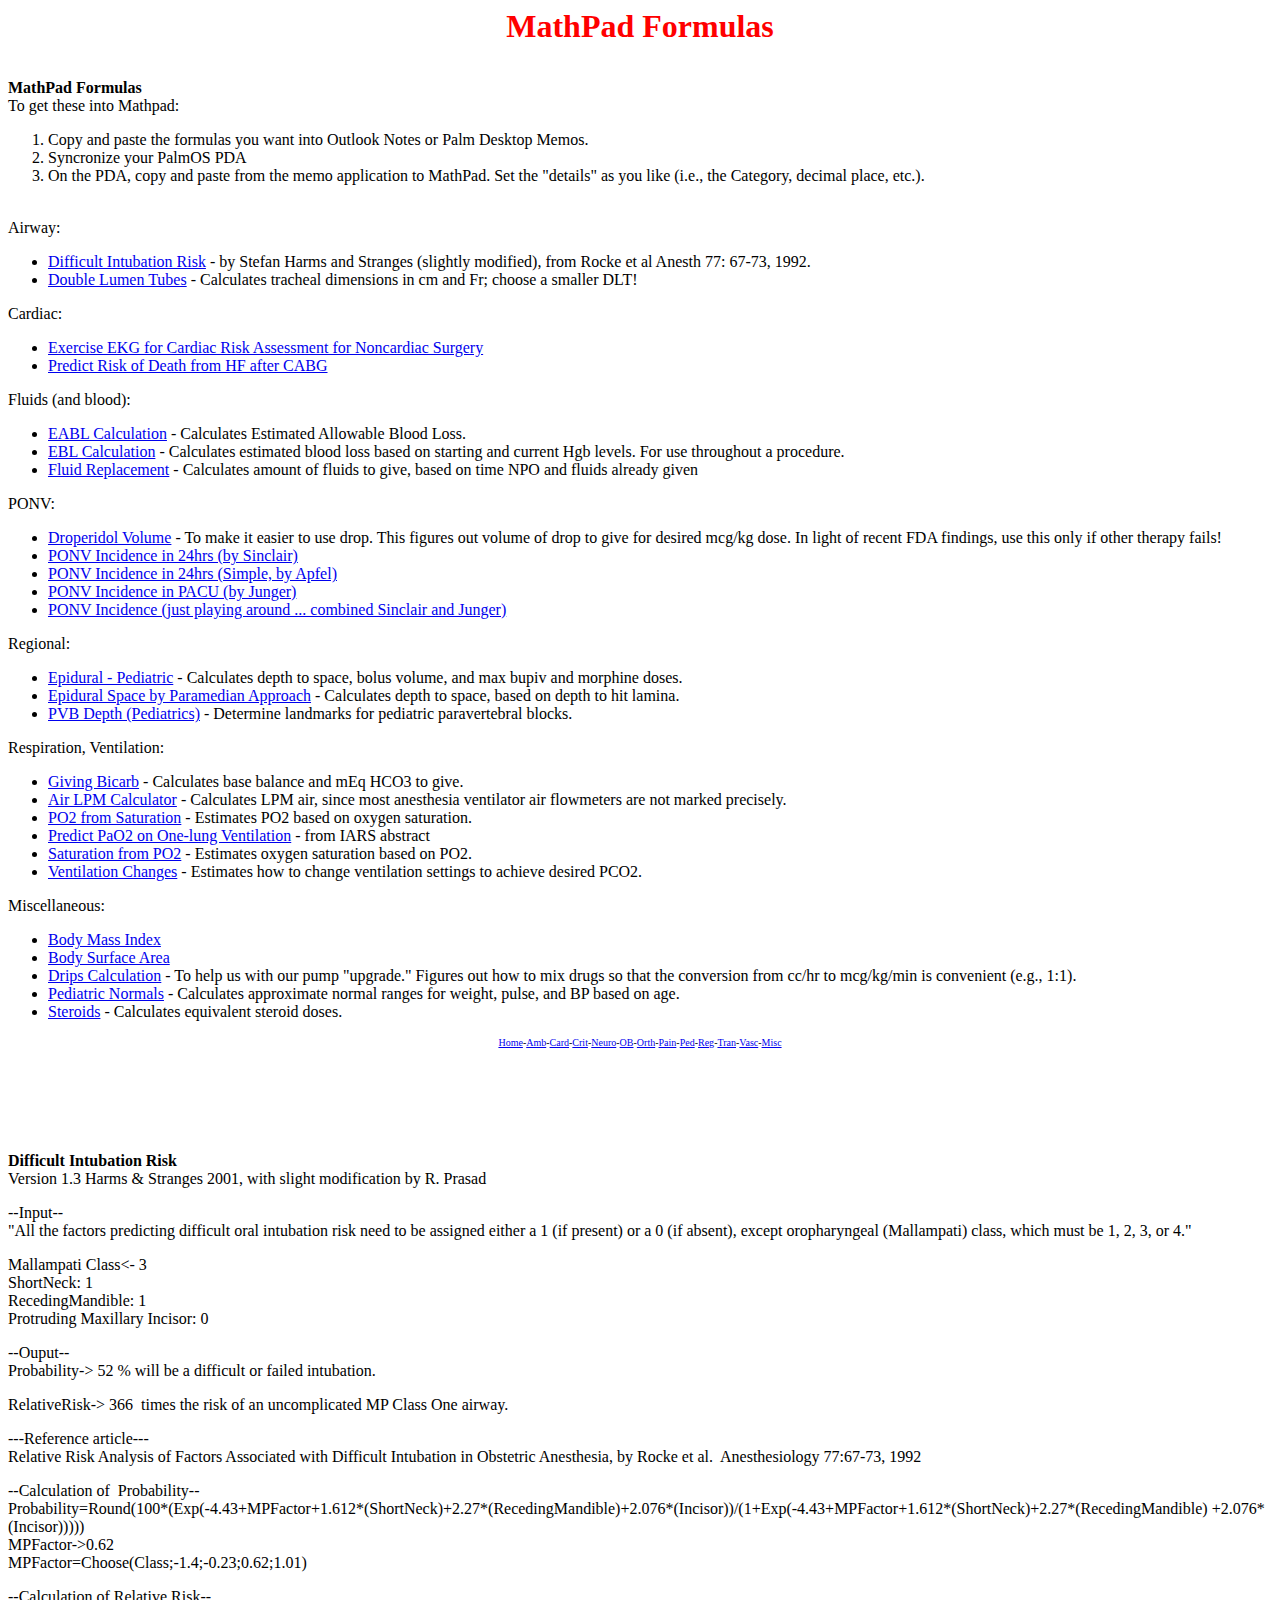
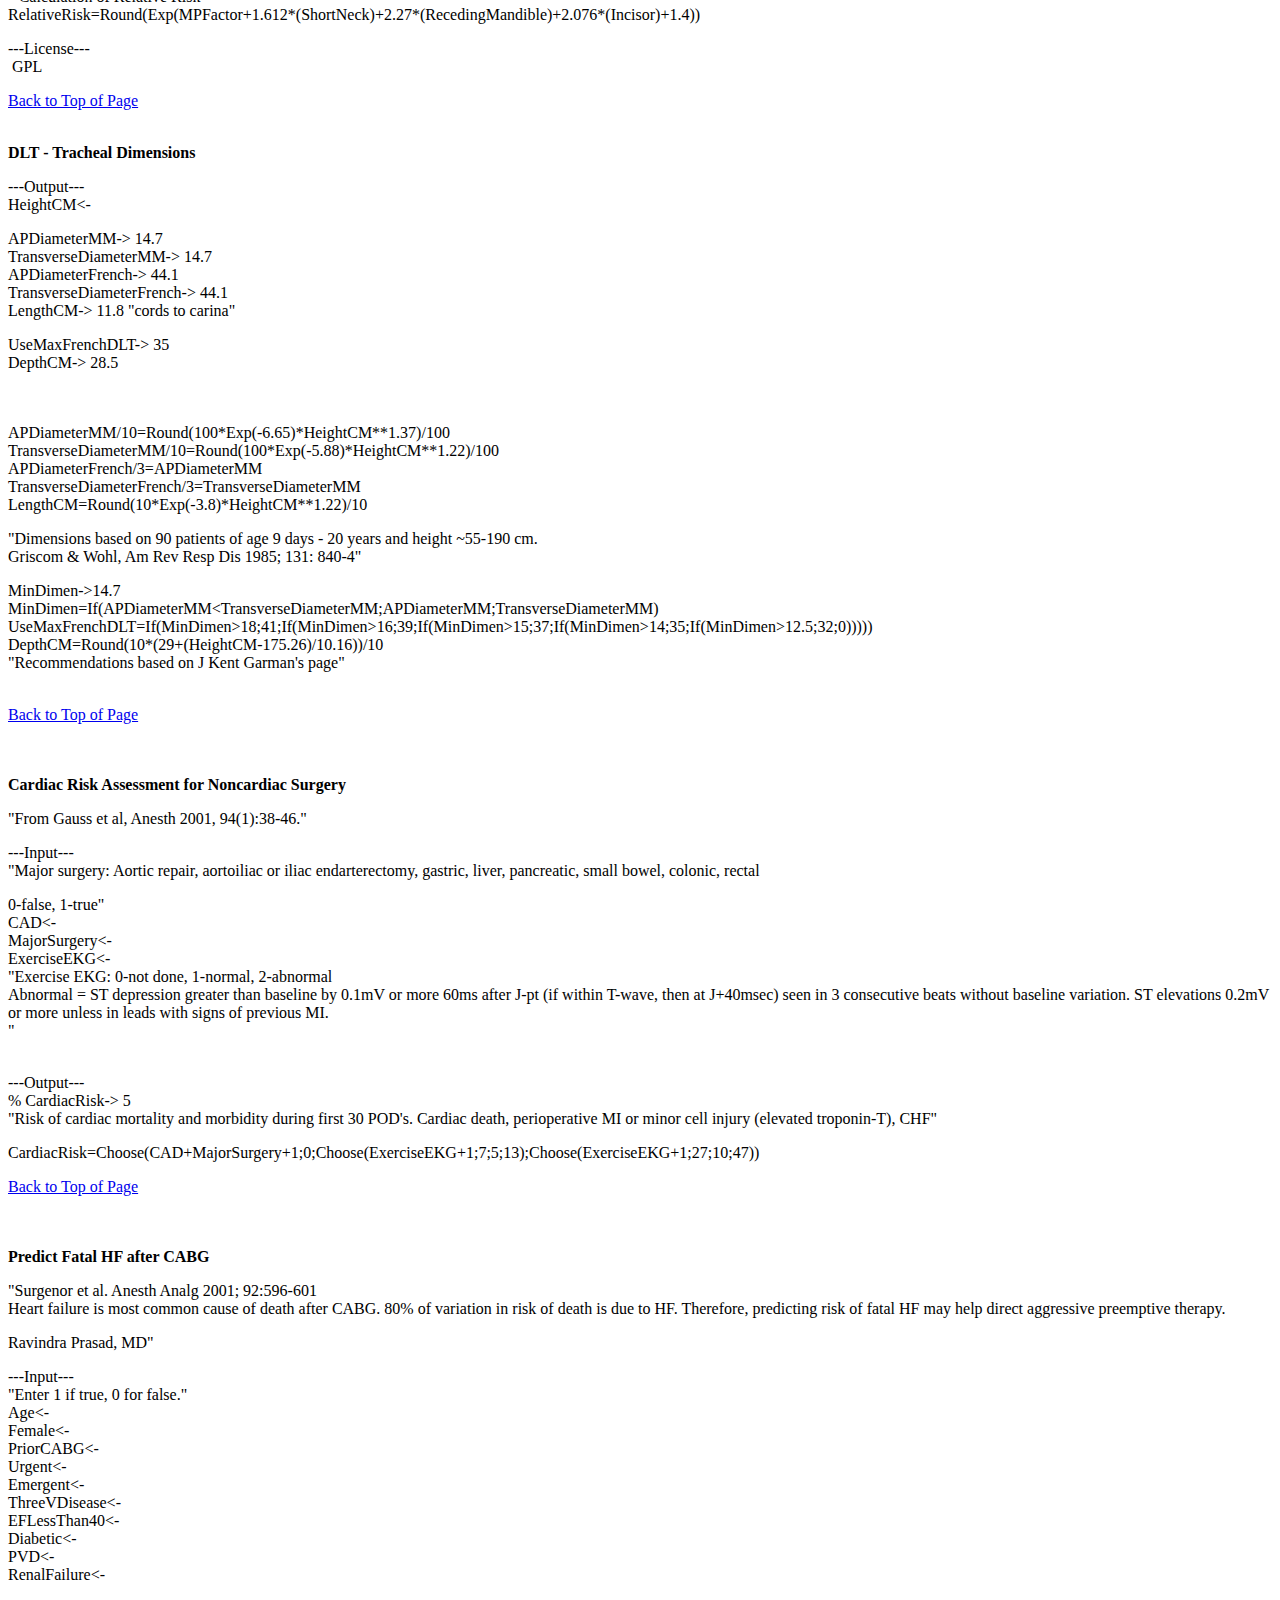
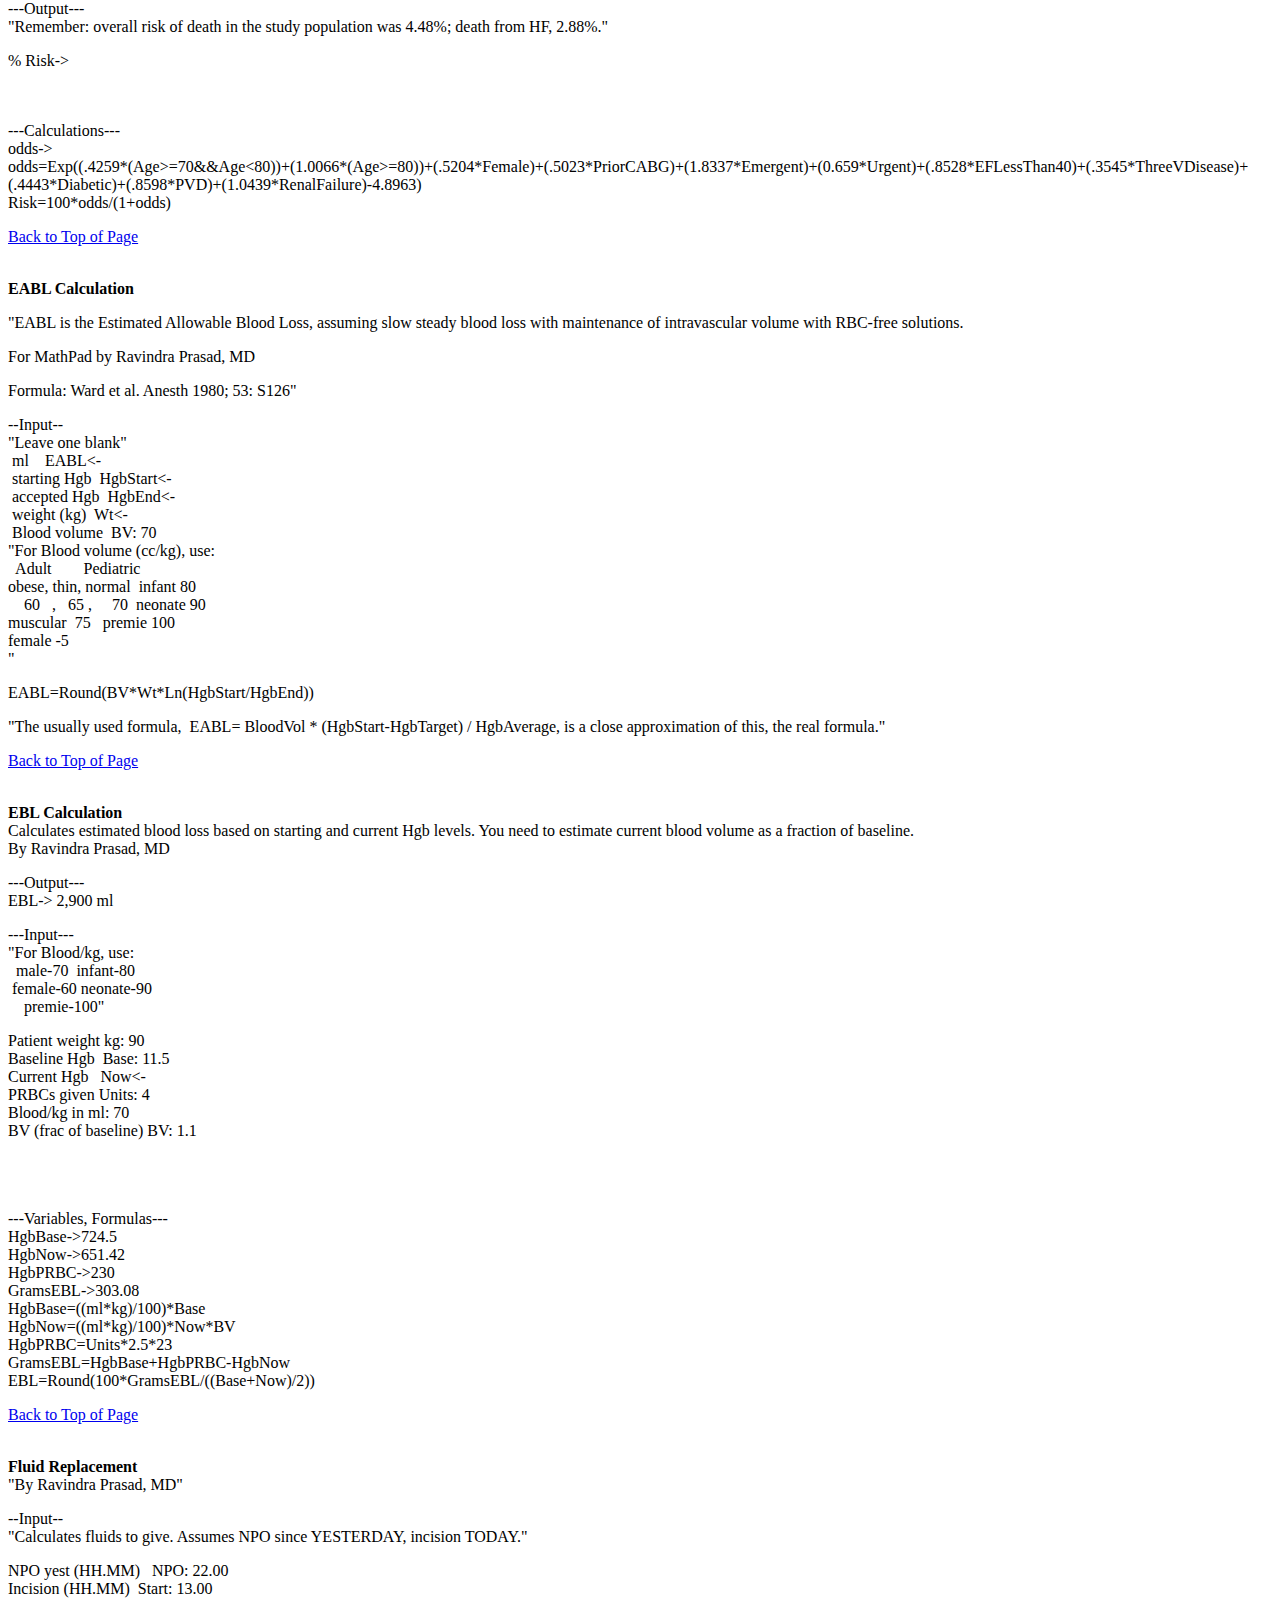
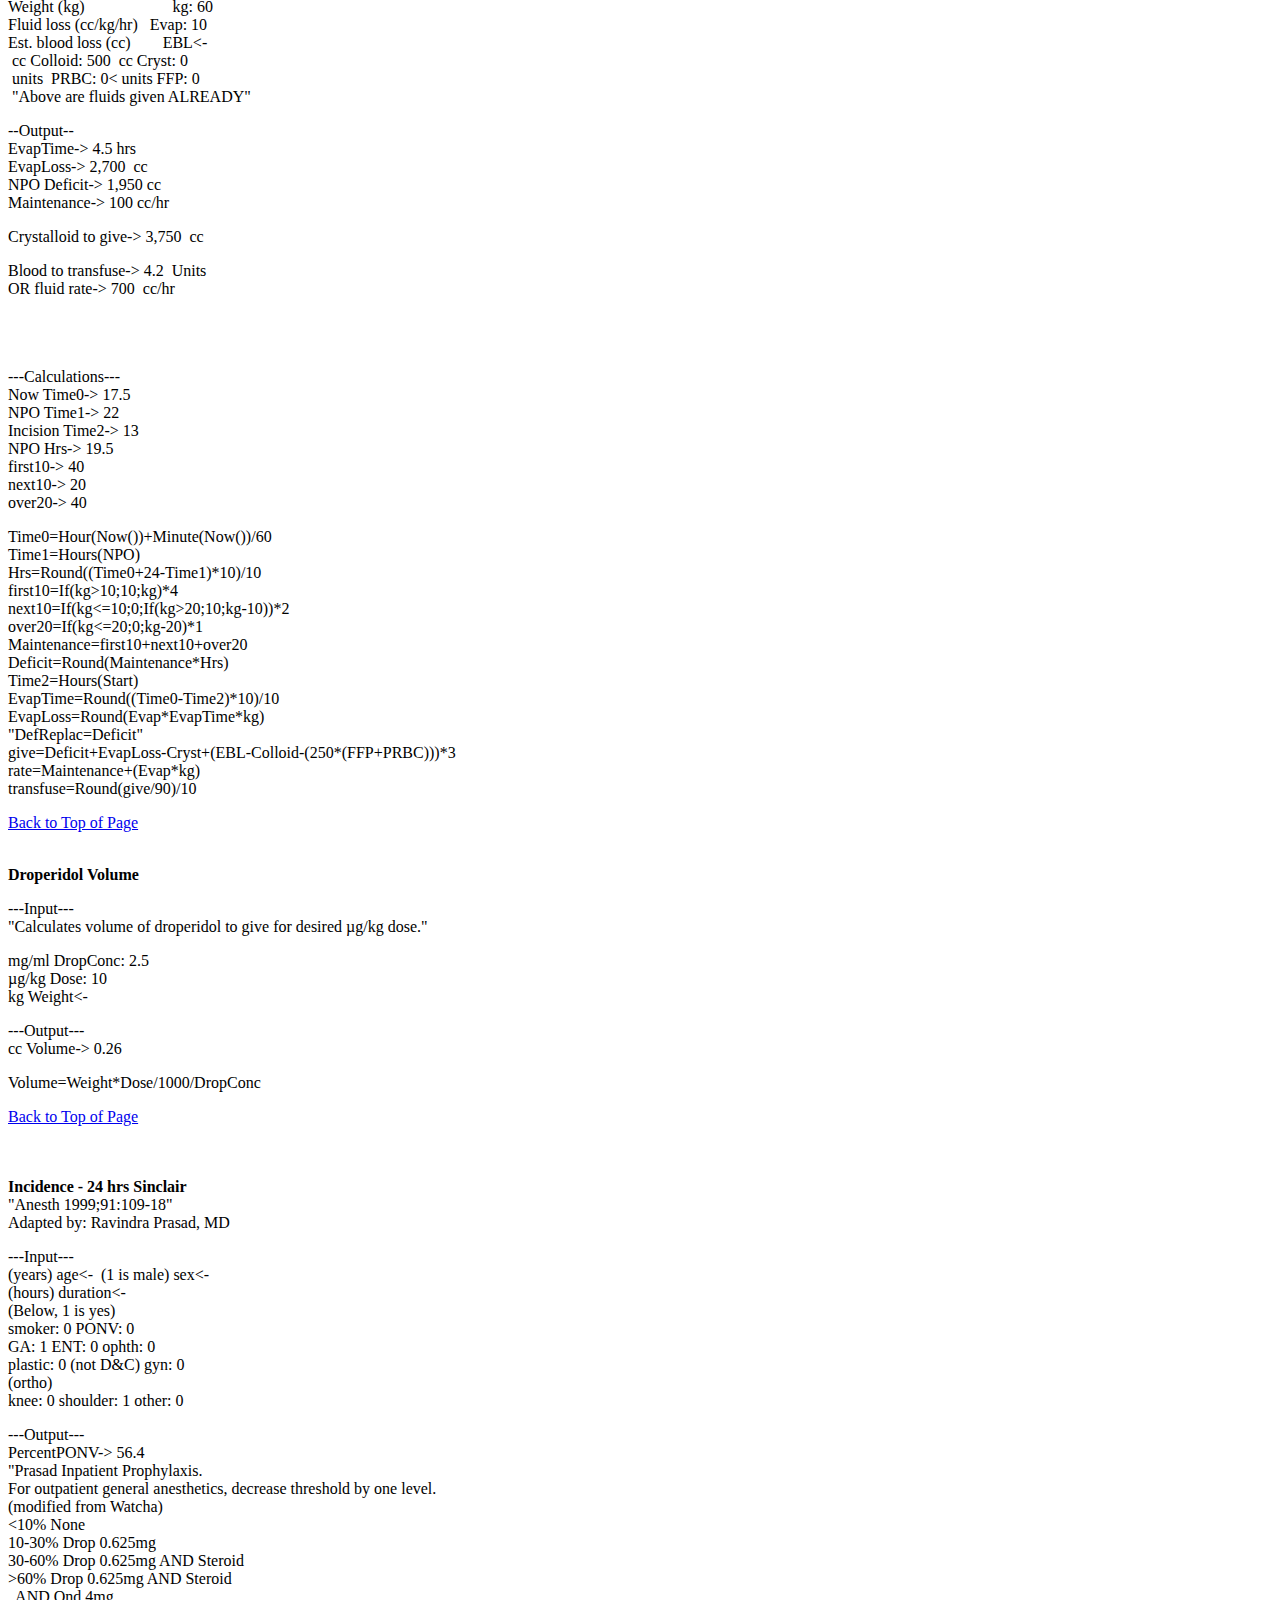
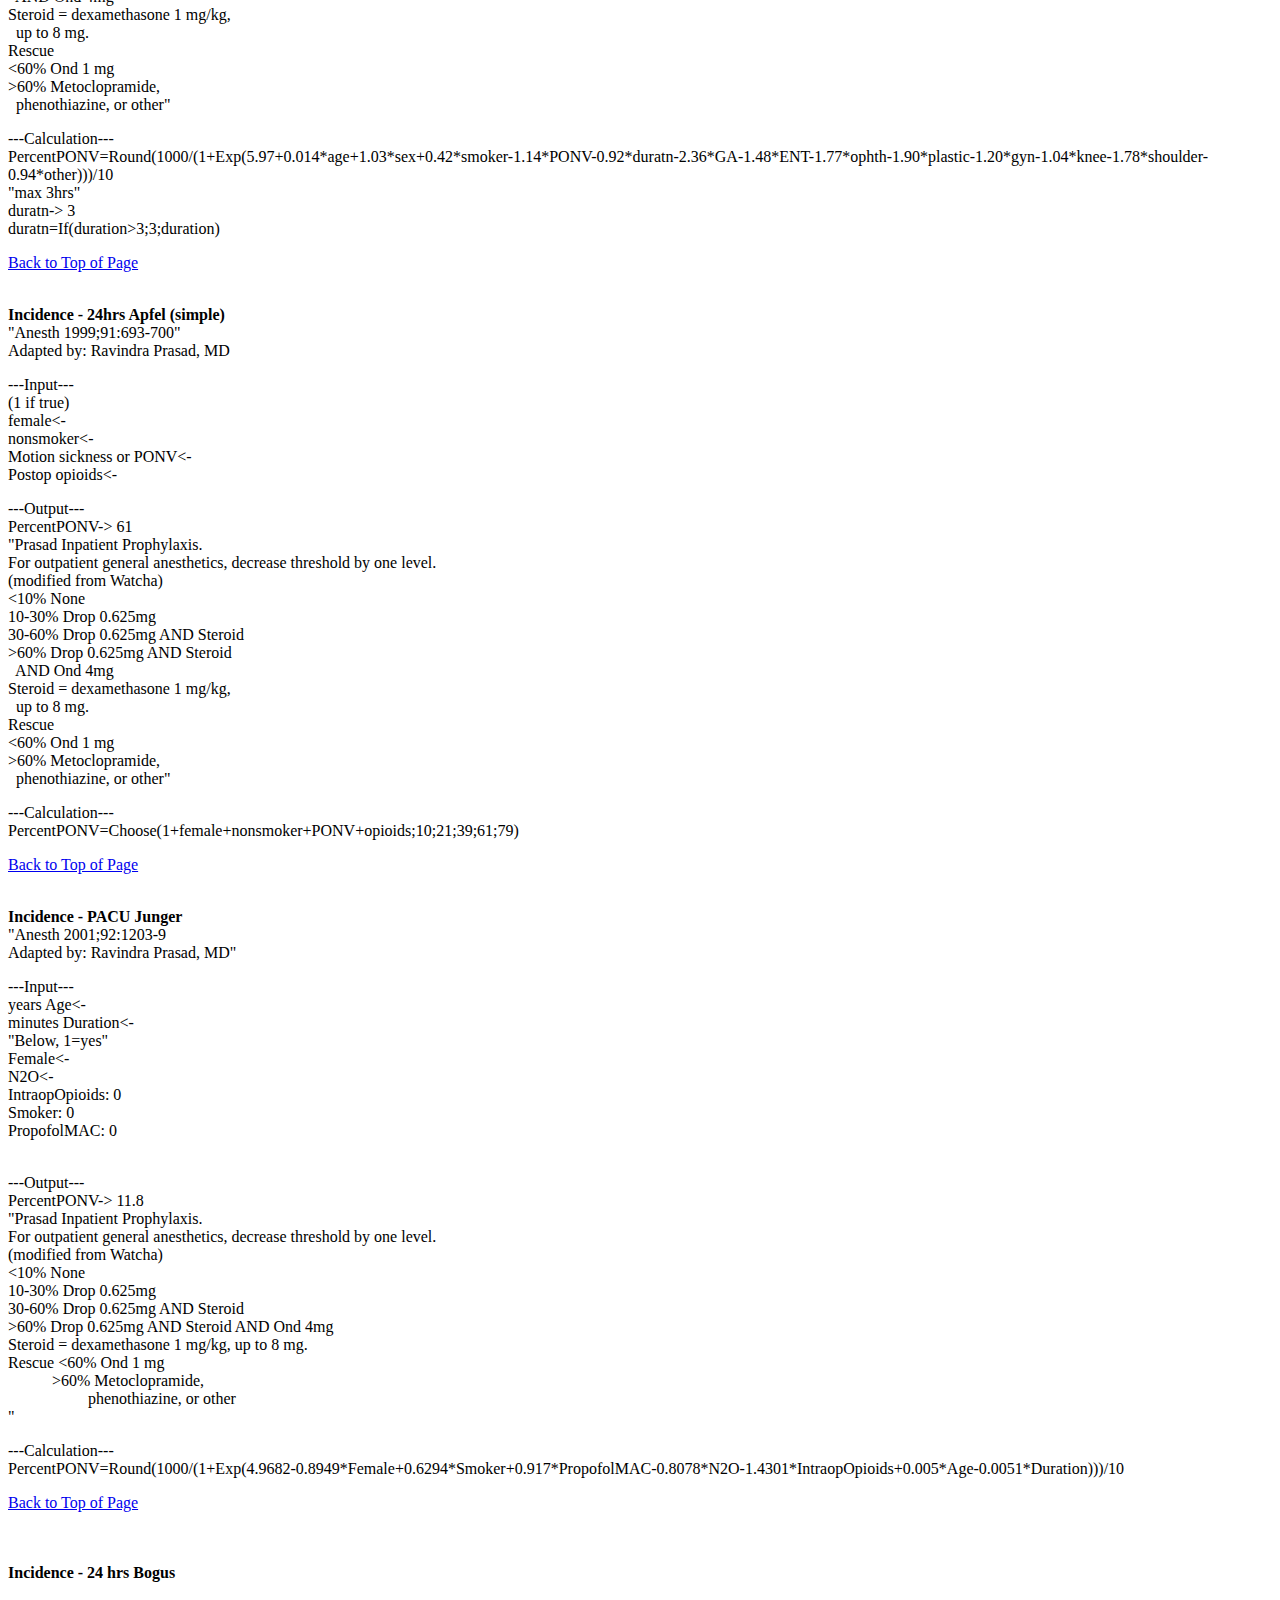
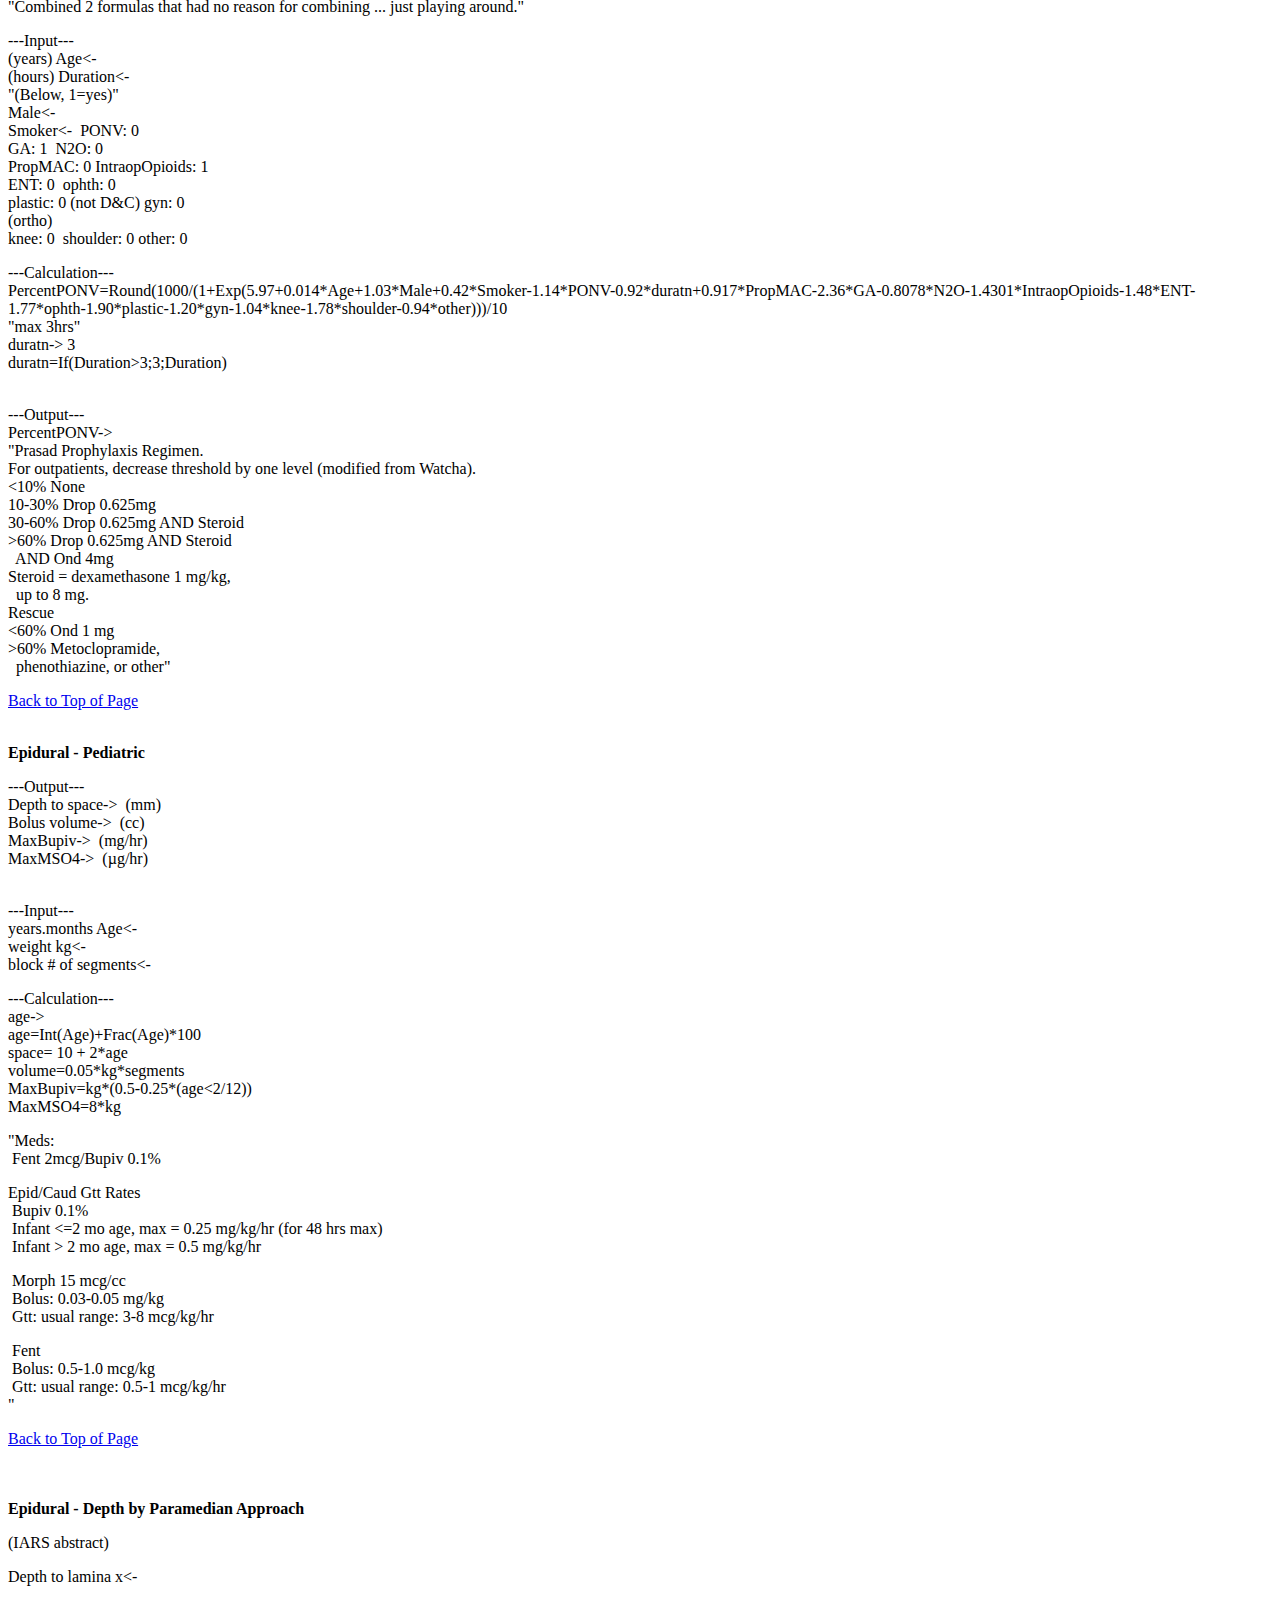
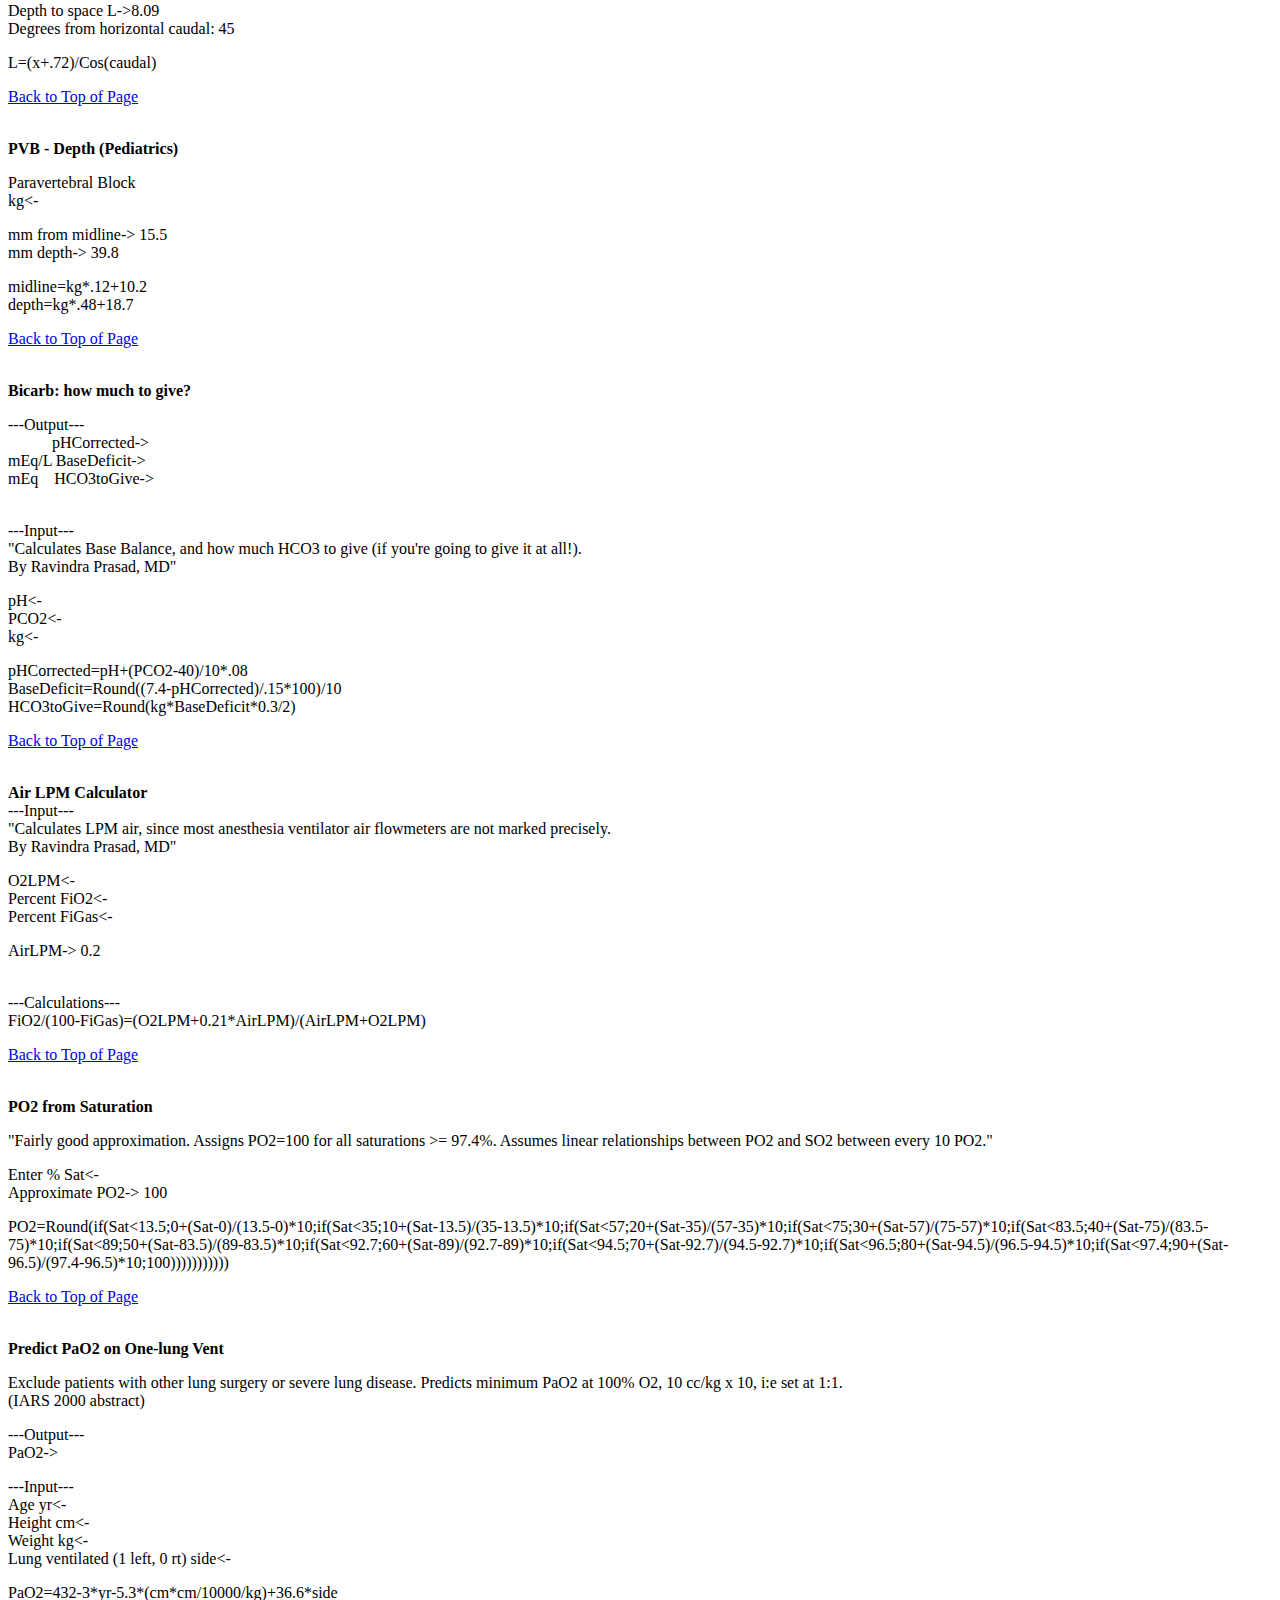
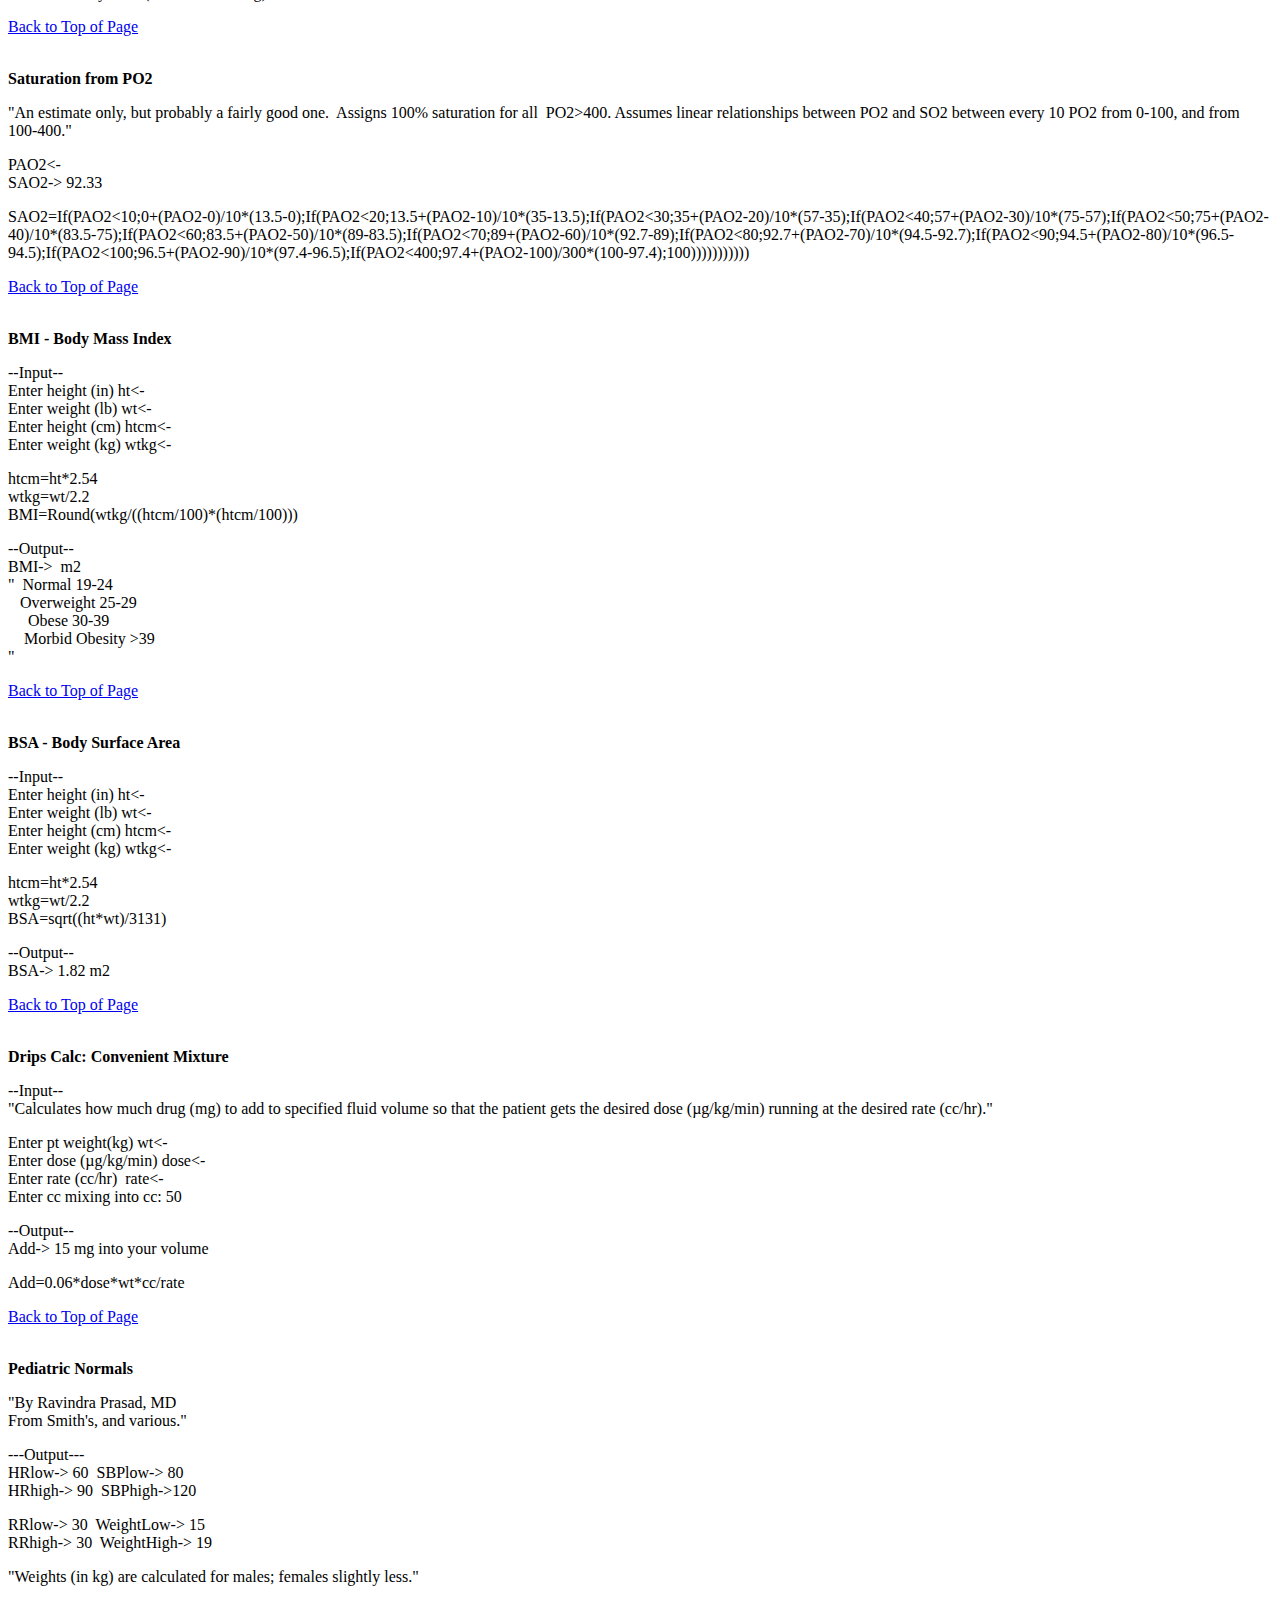
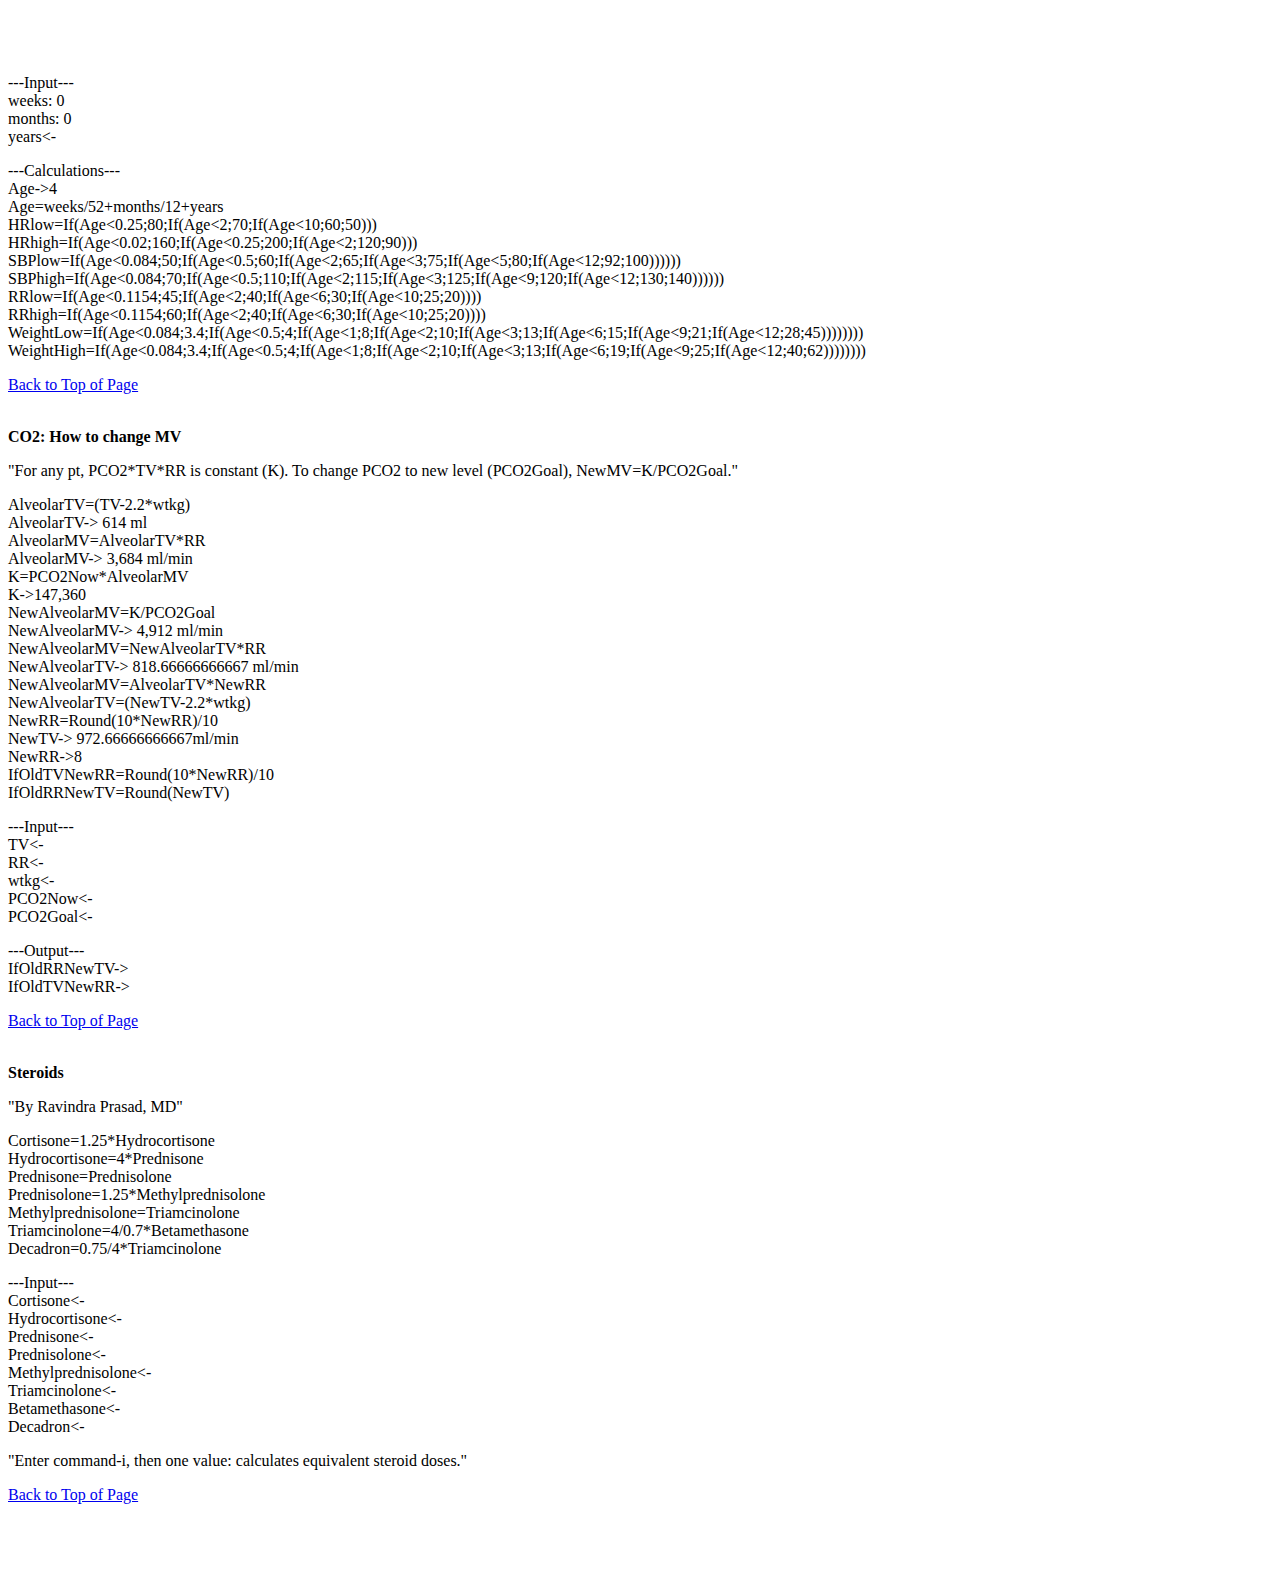
<file: mathpad 1.5/Examples/MathPad Formulas.htm>
<!DOCTYPE HTML PUBLIC "-//W3C//DTD HTML 4.0 Transitional//EN">
<!-- saved from url=(0068)http://www.unc.edu/~rvp/RP_Anesthesia/Downloads/MathpadFormulas.html -->
<HTML><HEAD><TITLE>MathPad Formulas</TITLE>
<META http-equiv=Content-Type content="text/html; charset=iso-8859-1">
<META content="Ravindra Prasad, MD" name=Author>
<META content="MSHTML 6.00.2900.2627" name=GENERATOR></HEAD>
<BODY>
<CENTER><A name=Top></A><B><FONT color=#ff0000><FONT size=+3>MathPad 
Formulas</FONT></FONT></B></CENTER>
<P><A name=MathPad></A><BR><B>MathPad Formulas</B> <BR>To get these into 
Mathpad: 
<OL>
  <LI>Copy and paste the formulas you want into Outlook Notes or Palm Desktop 
  Memos. 
  <LI>Syncronize your PalmOS PDA 
  <LI>On the PDA, copy and paste from the memo application to MathPad. Set the 
  "details" as you like (i.e., the Category, decimal place, etc.). </LI></OL>
<P><BR>Airway: 
<UL>
  <LI><A 
  href="http://www.unc.edu/~rvp/RP_Anesthesia/Downloads/MathpadFormulas.html#Difficult">Difficult 
  Intubation Risk</A> - by Stefan Harms and Stranges (slightly modified), from 
  Rocke et al Anesth 77: 67-73, 1992. 
  <LI><A 
  href="http://www.unc.edu/~rvp/RP_Anesthesia/Downloads/MathpadFormulas.html#DLT">Double 
  Lumen Tubes</A> - Calculates tracheal dimensions in cm and Fr; choose a 
  smaller DLT! </LI></UL>Cardiac: 
<UL>
  <LI><A 
  href="http://www.unc.edu/~rvp/RP_Anesthesia/Downloads/MathpadFormulas.html#Cardiac">Exercise 
  EKG for Cardiac Risk Assessment for Noncardiac Surgery</A> 
  <LI><A 
  href="http://www.unc.edu/~rvp/RP_Anesthesia/Downloads/MathpadFormulas.html#HF">Predict 
  Risk of Death from HF after CABG</A> </LI></UL>Fluids (and blood): 
<UL>
  <LI><A 
  href="http://www.unc.edu/~rvp/RP_Anesthesia/Downloads/MathpadFormulas.html#EABL">EABL 
  Calculation</A> - Calculates Estimated Allowable Blood Loss. 
  <LI><A 
  href="http://www.unc.edu/~rvp/RP_Anesthesia/Downloads/MathpadFormulas.html#EBL">EBL 
  Calculation</A> - Calculates estimated blood loss based on starting and 
  current Hgb levels. For use throughout a procedure. 
  <LI><A 
  href="http://www.unc.edu/~rvp/RP_Anesthesia/Downloads/MathpadFormulas.html#Fluid">Fluid 
  Replacement</A> - Calculates amount of fluids to give, based on time NPO and 
  fluids already given </LI></UL>PONV: 
<UL>
  <LI><A 
  href="http://www.unc.edu/~rvp/RP_Anesthesia/Downloads/MathpadFormulas.html#Droperidol">Droperidol 
  Volume</A> - To make it easier to use drop. This figures out volume of drop to 
  give for desired mcg/kg dose. In light of recent FDA findings, use this only 
  if other therapy fails! 
  <LI><A 
  href="http://www.unc.edu/~rvp/RP_Anesthesia/Downloads/MathpadFormulas.html#Sinclair">PONV 
  Incidence in 24hrs (by Sinclair)</A> 
  <LI><A 
  href="http://www.unc.edu/~rvp/RP_Anesthesia/Downloads/MathpadFormulas.html#Apfel">PONV 
  Incidence in 24hrs (Simple, by Apfel)</A> 
  <LI><A 
  href="http://www.unc.edu/~rvp/RP_Anesthesia/Downloads/MathpadFormulas.html#Junger">PONV 
  Incidence in PACU (by Junger)</A> 
  <LI><A 
  href="http://www.unc.edu/~rvp/RP_Anesthesia/Downloads/MathpadFormulas.html#Bogus">PONV 
  Incidence (just playing around ... combined Sinclair and Junger)</A> 
</LI></UL>Regional: 
<UL>
  <LI><A 
  href="http://www.unc.edu/~rvp/RP_Anesthesia/Downloads/MathpadFormulas.html#Epidural - Pediatric">Epidural 
  - Pediatric</A> - Calculates depth to space, bolus volume, and max bupiv and 
  morphine doses. 
  <LI><A 
  href="http://www.unc.edu/~rvp/RP_Anesthesia/Downloads/MathpadFormulas.html#Epidural - Depth">Epidural 
  Space by Paramedian Approach</A> - Calculates depth to space, based on depth 
  to hit lamina. 
  <LI><A 
  href="http://www.unc.edu/~rvp/RP_Anesthesia/Downloads/MathpadFormulas.html#PVB">PVB 
  Depth (Pediatrics)</A> - Determine landmarks for pediatric paravertebral 
  blocks. </LI></UL>Respiration, Ventilation: 
<UL>
  <LI><A 
  href="http://www.unc.edu/~rvp/RP_Anesthesia/Downloads/MathpadFormulas.html#Bicarb">Giving 
  Bicarb</A> - Calculates base balance and mEq HCO3 to give. 
  <LI><A 
  href="http://www.unc.edu/~rvp/RP_Anesthesia/Downloads/MathpadFormulas.html#AirLPM">Air 
  LPM Calculator</A> - Calculates LPM air, since most anesthesia ventilator air 
  flowmeters are not marked precisely. 
  <LI><A 
  href="http://www.unc.edu/~rvp/RP_Anesthesia/Downloads/MathpadFormulas.html#PO2 fromSat">PO2 
  from Saturation</A> - Estimates PO2 based on oxygen saturation. 
  <LI><A 
  href="http://www.unc.edu/~rvp/RP_Anesthesia/Downloads/MathpadFormulas.html#PredictPaO2onOLV">Predict 
  PaO2 on One-lung Ventilation</A> - from IARS abstract 
  <LI><A 
  href="http://www.unc.edu/~rvp/RP_Anesthesia/Downloads/MathpadFormulas.html#SatFromPO2">Saturation 
  from PO2</A> - Estimates oxygen saturation based on PO2. 
  <LI><A 
  href="http://www.unc.edu/~rvp/RP_Anesthesia/Downloads/MathpadFormulas.html#ChangeCO2">Ventilation 
  Changes</A> - Estimates how to change ventilation settings to achieve desired 
  PCO2. </LI></UL>Miscellaneous: 
<UL>
  <LI><A 
  href="http://www.unc.edu/~rvp/RP_Anesthesia/Downloads/MathpadFormulas.html#BMI">Body 
  Mass Index</A> 
  <LI><A 
  href="http://www.unc.edu/~rvp/RP_Anesthesia/Downloads/MathpadFormulas.html#BSA">Body 
  Surface Area</A> 
  <LI><A 
  href="http://www.unc.edu/~rvp/RP_Anesthesia/Downloads/MathpadFormulas.html#Drips">Drips 
  Calculation</A> - To help us with our pump "upgrade." Figures out how to mix 
  drugs so that the conversion from cc/hr to mcg/kg/min is convenient (e.g., 
  1:1). 
  <LI><A 
  href="http://www.unc.edu/~rvp/RP_Anesthesia/Downloads/MathpadFormulas.html#PedsNormals">Pediatric 
  Normals</A> - Calculates approximate normal ranges for weight, pulse, and BP 
  based on age. 
  <LI><A 
  href="http://www.unc.edu/~rvp/RP_Anesthesia/Downloads/MathpadFormulas.html#Steroids">Steroids</A> 
  - Calculates equivalent steroid doses. </LI></UL>
<CENTER><FONT size=-2><A 
href="http://www.unc.edu/~rvp/RP_Anesthesia/index.html">Home</A>-<A 
href="http://www.unc.edu/~rvp/RP_Anesthesia/Ambulatory.html">Amb</A>-<A 
href="http://www.unc.edu/~rvp/RP_Anesthesia/Cardiac.html">Card</A>-<A 
href="http://www.unc.edu/~rvp/RP_Anesthesia/CritCare.html">Crit</A>-<A 
href="http://www.unc.edu/~rvp/RP_Anesthesia/Neuro.html">Neuro</A>-<A 
href="http://www.unc.edu/~rvp/RP_Anesthesia/OB.html">OB</A>-<A 
href="http://www.unc.edu/~rvp/RP_Anesthesia/Ortho.html">Orth</A>-<A 
href="http://www.unc.edu/~rvp/RP_Anesthesia/Pain.html">Pain</A>-<A 
href="http://www.unc.edu/~rvp/RP_Anesthesia/Pediatric.html">Ped</A>-<A 
href="http://www.unc.edu/~rvp/RP_Anesthesia/Regional.html">Reg</A>-<A 
href="http://www.unc.edu/~rvp/RP_Anesthesia/Transplant.html">Tran</A>-<A 
href="http://www.unc.edu/~rvp/RP_Anesthesia/Vascular.html">Vasc</A>-<A 
href="http://www.unc.edu/~rvp/RP_Anesthesia/Miscellaneous.html">Misc</A></FONT></CENTER>
<P><BR><BR><BR><BR>
<P><A name=Difficult></A><B>Difficult Intubation Risk</B> <BR>Version 1.3 Harms 
&amp; Stranges 2001, with slight modification by R. Prasad 
<P>--Input-- <BR>"All the factors predicting difficult oral intubation risk need 
to be assigned either a 1 (if present) or a 0 (if absent), except oropharyngeal 
(Mallampati) class, which must be 1, 2, 3, or 4." 
<P>Mallampati Class&lt;- 3 <BR>ShortNeck: 1 <BR>RecedingMandible: 1 
<BR>Protruding Maxillary Incisor: 0 
<P>--Ouput-- <BR>Probability-&gt; 52 % will be a difficult or failed intubation. 

<P>RelativeRisk-&gt; 366&nbsp; times the risk of an uncomplicated MP Class One 
airway. 
<P>---Reference article--- <BR>Relative Risk Analysis of Factors Associated with 
Difficult Intubation in Obstetric Anesthesia, by Rocke et al.&nbsp; 
Anesthesiology 77:67-73, 1992 
<P>--Calculation of&nbsp; Probability-- 
<BR>Probability=Round(100*(Exp(-4.43+MPFactor+1.612*(ShortNeck)+2.27*(RecedingMandible)+2.076*(Incisor))/(1+Exp(-4.43+MPFactor+1.612*(ShortNeck)+2.27*(RecedingMandible) 
+2.076*(Incisor))))) <BR>MPFactor-&gt;0.62 
<BR>MPFactor=Choose(Class;-1.4;-0.23;0.62;1.01) 
<P>--Calculation of Relative Risk-- 
<BR>RelativeRisk=Round(Exp(MPFactor+1.612*(ShortNeck)+2.27*(RecedingMandible)+2.076*(Incisor)+1.4)) 

<P>---License--- <BR>&nbsp;GPL 
<P><A 
href="http://www.unc.edu/~rvp/RP_Anesthesia/Downloads/MathpadFormulas.html#Top">Back 
to Top of Page</A> <BR>&nbsp; 
<P><A name=DLT></A><B>DLT - Tracheal Dimensions</B> 
<P>---Output--- <BR>HeightCM&lt;- 
<P>APDiameterMM-&gt; 14.7 <BR>TransverseDiameterMM-&gt; 14.7 
<BR>APDiameterFrench-&gt; 44.1 <BR>TransverseDiameterFrench-&gt; 44.1 
<BR>LengthCM-&gt; 11.8 "cords to carina" 
<P>UseMaxFrenchDLT-&gt; 35 <BR>DepthCM-&gt; 28.5 <BR>&nbsp; <BR>&nbsp; 
<P>APDiameterMM/10=Round(100*Exp(-6.65)*HeightCM**1.37)/100 
<BR>TransverseDiameterMM/10=Round(100*Exp(-5.88)*HeightCM**1.22)/100 
<BR>APDiameterFrench/3=APDiameterMM 
<BR>TransverseDiameterFrench/3=TransverseDiameterMM 
<BR>LengthCM=Round(10*Exp(-3.8)*HeightCM**1.22)/10 
<P>"Dimensions based on 90 patients of age 9 days - 20 years and height ~55-190 
cm. <BR>Griscom &amp; Wohl, Am Rev Resp Dis 1985; 131: 840-4" 
<P>MinDimen-&gt;14.7 
<BR>MinDimen=If(APDiameterMM&lt;TransverseDiameterMM;APDiameterMM;TransverseDiameterMM) 
<BR>UseMaxFrenchDLT=If(MinDimen&gt;18;41;If(MinDimen&gt;16;39;If(MinDimen&gt;15;37;If(MinDimen&gt;14;35;If(MinDimen&gt;12.5;32;0))))) 
<BR>DepthCM=Round(10*(29+(HeightCM-175.26)/10.16))/10 <BR>"Recommendations based 
on J Kent Garman's page" <BR>&nbsp; 
<P><A 
href="http://www.unc.edu/~rvp/RP_Anesthesia/Downloads/MathpadFormulas.html#Top">Back 
to Top of Page</A> <BR>&nbsp; <BR>&nbsp; 
<P><A name=Cardiac></A><B>Cardiac Risk Assessment for Noncardiac Surgery</B> 
<P>"From Gauss et al, Anesth 2001, 94(1):38-46." 
<P>---Input--- <BR>"Major surgery: Aortic repair, aortoiliac or iliac 
endarterectomy, gastric, liver, pancreatic, small bowel, colonic, rectal 
<P>0-false, 1-true" <BR>CAD&lt;- <BR>MajorSurgery&lt;- <BR>ExerciseEKG&lt;- 
<BR>"Exercise EKG: 0-not done, 1-normal, 2-abnormal <BR>Abnormal = ST depression 
greater than baseline by 0.1mV or more 60ms after J-pt (if within T-wave, then 
at J+40msec) seen in 3 consecutive beats without baseline variation. ST 
elevations 0.2mV or more unless in leads with signs of previous MI. <BR>" 
<BR>&nbsp; 
<P>---Output--- <BR>% CardiacRisk-&gt; 5 <BR>"Risk of cardiac mortality and 
morbidity during first 30 POD's. Cardiac death, perioperative MI or minor cell 
injury (elevated troponin-T), CHF" 
<P>CardiacRisk=Choose(CAD+MajorSurgery+1;0;Choose(ExerciseEKG+1;7;5;13);Choose(ExerciseEKG+1;27;10;47)) 

<P><A 
href="http://www.unc.edu/~rvp/RP_Anesthesia/Downloads/MathpadFormulas.html#Top">Back 
to Top of Page</A> <BR>&nbsp; <BR>&nbsp; 
<P><A name=HF></A><B>Predict Fatal HF after CABG</B> 
<P>"Surgenor et al. Anesth Analg 2001; 92:596-601 <BR>Heart failure is most 
common cause of death after CABG. 80% of variation in risk of death is due to 
HF. Therefore, predicting risk of fatal HF may help direct aggressive preemptive 
therapy. 
<P>Ravindra Prasad, MD" 
<P>---Input--- <BR>"Enter 1 if true, 0 for false." <BR>Age&lt;- <BR>Female&lt;- 
<BR>PriorCABG&lt;- <BR>Urgent&lt;- <BR>Emergent&lt;- <BR>ThreeVDisease&lt;- 
<BR>EFLessThan40&lt;- <BR>Diabetic&lt;- <BR>PVD&lt;- <BR>RenalFailure&lt;- 
<P>---Output--- <BR>"Remember: overall risk of death in the study population was 
4.48%; death from HF, 2.88%." 
<P>% Risk-&gt; <BR>&nbsp; <BR>&nbsp; 
<P>---Calculations--- <BR>odds-&gt; 
<BR>odds=Exp((.4259*(Age&gt;=70&amp;&amp;Age&lt;80))+(1.0066*(Age&gt;=80))+(.5204*Female)+(.5023*PriorCABG)+(1.8337*Emergent)+(0.659*Urgent)+(.8528*EFLessThan40)+(.3545*ThreeVDisease)+(.4443*Diabetic)+(.8598*PVD)+(1.0439*RenalFailure)-4.8963) 
<BR>Risk=100*odds/(1+odds) 
<P><A 
href="http://www.unc.edu/~rvp/RP_Anesthesia/Downloads/MathpadFormulas.html#Top">Back 
to Top of Page</A> <BR>&nbsp; 
<P><A name=EABL></A><B>EABL Calculation</B> 
<P>"EABL is the Estimated Allowable Blood Loss, assuming slow steady blood loss 
with maintenance of intravascular volume with RBC-free solutions. 
<P>For MathPad by Ravindra Prasad, MD 
<P>Formula: Ward et al. Anesth 1980; 53: S126" 
<P>--Input-- <BR>"Leave one blank" <BR>&nbsp;ml&nbsp;&nbsp;&nbsp; EABL&lt;- 
<BR>&nbsp;starting Hgb&nbsp; HgbStart&lt;- <BR>&nbsp;accepted Hgb&nbsp; 
HgbEnd&lt;- <BR>&nbsp;weight (kg)&nbsp; Wt&lt;- <BR>&nbsp;Blood volume&nbsp; BV: 
70 <BR>"For Blood volume (cc/kg), use: <BR>&nbsp; 
Adult&nbsp;&nbsp;&nbsp;&nbsp;&nbsp;&nbsp;&nbsp; Pediatric <BR>obese, thin, 
normal&nbsp; infant 80 <BR>&nbsp;&nbsp;&nbsp; 60&nbsp;&nbsp; ,&nbsp;&nbsp; 65 
,&nbsp;&nbsp;&nbsp;&nbsp; 70&nbsp; neonate 90 <BR>muscular&nbsp; 75&nbsp;&nbsp; 
premie 100 <BR>female -5 <BR>" 
<P>EABL=Round(BV*Wt*Ln(HgbStart/HgbEnd)) 
<P>"The usually used formula,&nbsp; EABL= BloodVol * (HgbStart-HgbTarget) / 
HgbAverage, is a close approximation of this, the real formula." 
<P><A 
href="http://www.unc.edu/~rvp/RP_Anesthesia/Downloads/MathpadFormulas.html#Top">Back 
to Top of Page</A> <BR>&nbsp; 
<P><A name=EBL></A><B>EBL Calculation</B> <BR>Calculates estimated blood loss 
based on starting and current Hgb levels. You need to estimate current blood 
volume as a fraction of baseline. <BR>By Ravindra Prasad, MD 
<P>---Output--- <BR>EBL-&gt; 2,900 ml 
<P>---Input--- <BR>"For Blood/kg, use: <BR>&nbsp; male-70&nbsp; infant-80 
<BR>&nbsp;female-60 neonate-90 <BR>&nbsp;&nbsp;&nbsp; premie-100" 
<P>Patient weight kg: 90 <BR>Baseline Hgb&nbsp; Base: 11.5 <BR>Current 
Hgb&nbsp;&nbsp; Now&lt;- <BR>PRBCs given Units: 4 <BR>Blood/kg in ml: 70 <BR>BV 
(frac of baseline) BV: 1.1 <BR>&nbsp; <BR>&nbsp; <BR>&nbsp; 
<P>---Variables, Formulas--- <BR>HgbBase-&gt;724.5 <BR>HgbNow-&gt;651.42 
<BR>HgbPRBC-&gt;230 <BR>GramsEBL-&gt;303.08 <BR>HgbBase=((ml*kg)/100)*Base 
<BR>HgbNow=((ml*kg)/100)*Now*BV <BR>HgbPRBC=Units*2.5*23 
<BR>GramsEBL=HgbBase+HgbPRBC-HgbNow <BR>EBL=Round(100*GramsEBL/((Base+Now)/2)) 
<P><A 
href="http://www.unc.edu/~rvp/RP_Anesthesia/Downloads/MathpadFormulas.html#Top">Back 
to Top of Page</A> <BR>&nbsp; 
<P><A name=Fluid></A><B>Fluid Replacement</B> <BR>"By Ravindra Prasad, MD" 
<P>--Input-- <BR>"Calculates fluids to give. Assumes NPO since YESTERDAY, 
incision TODAY." 
<P>NPO yest (HH.MM)&nbsp;&nbsp; NPO: 22.00 <BR>Incision (HH.MM)&nbsp; Start: 
13.00 <BR>Weight 
(kg)&nbsp;&nbsp;&nbsp;&nbsp;&nbsp;&nbsp;&nbsp;&nbsp;&nbsp;&nbsp;&nbsp;&nbsp;&nbsp;&nbsp;&nbsp;&nbsp;&nbsp;&nbsp;&nbsp;&nbsp;&nbsp; 
kg: 60 <BR>Fluid loss (cc/kg/hr)&nbsp;&nbsp; Evap: 10 <BR>Est. blood loss 
(cc)&nbsp;&nbsp;&nbsp;&nbsp;&nbsp;&nbsp;&nbsp; EBL&lt;- <BR>&nbsp;cc Colloid: 
500&nbsp; cc Cryst: 0 <BR>&nbsp;units&nbsp; PRBC: 0&lt; units FFP: 0 
<BR>&nbsp;"Above are fluids given ALREADY" 
<P>--Output-- <BR>EvapTime-&gt; 4.5 hrs <BR>EvapLoss-&gt; 2,700&nbsp; cc <BR>NPO 
Deficit-&gt; 1,950 cc <BR>Maintenance-&gt; 100 cc/hr 
<P>Crystalloid to give-&gt; 3,750&nbsp; cc 
<P>Blood to transfuse-&gt; 4.2&nbsp; Units <BR>OR fluid rate-&gt; 700&nbsp; 
cc/hr <BR>&nbsp; <BR>&nbsp; <BR>&nbsp; 
<P>---Calculations--- <BR>Now Time0-&gt; 17.5 <BR>NPO Time1-&gt; 22 <BR>Incision 
Time2-&gt; 13 <BR>NPO Hrs-&gt; 19.5 <BR>first10-&gt; 40 <BR>next10-&gt; 20 
<BR>over20-&gt; 40 
<P>Time0=Hour(Now())+Minute(Now())/60 <BR>Time1=Hours(NPO) 
<BR>Hrs=Round((Time0+24-Time1)*10)/10 <BR>first10=If(kg&gt;10;10;kg)*4 
<BR>next10=If(kg&lt;=10;0;If(kg&gt;20;10;kg-10))*2 
<BR>over20=If(kg&lt;=20;0;kg-20)*1 <BR>Maintenance=first10+next10+over20 
<BR>Deficit=Round(Maintenance*Hrs) <BR>Time2=Hours(Start) 
<BR>EvapTime=Round((Time0-Time2)*10)/10 <BR>EvapLoss=Round(Evap*EvapTime*kg) 
<BR>"DefReplac=Deficit" 
<BR>give=Deficit+EvapLoss-Cryst+(EBL-Colloid-(250*(FFP+PRBC)))*3 
<BR>rate=Maintenance+(Evap*kg) <BR>transfuse=Round(give/90)/10 
<P><A 
href="http://www.unc.edu/~rvp/RP_Anesthesia/Downloads/MathpadFormulas.html#Top">Back 
to Top of Page</A> <BR>&nbsp; 
<P><A name=Droperidol></A><B>Droperidol Volume</B> 
<P>---Input--- <BR>"Calculates volume of droperidol to give for desired �g/kg 
dose." 
<P>mg/ml DropConc: 2.5 <BR>�g/kg Dose: 10 <BR>kg Weight&lt;- 
<P>---Output--- <BR>cc Volume-&gt; 0.26 
<P>Volume=Weight*Dose/1000/DropConc 
<P><A 
href="http://www.unc.edu/~rvp/RP_Anesthesia/Downloads/MathpadFormulas.html#Top">Back 
to Top of Page</A> <BR>&nbsp; <BR>&nbsp; 
<P><A name=Sinclair></A><B>Incidence - 24 hrs Sinclair</B> <BR>"Anesth 
1999;91:109-18" <BR>Adapted by: Ravindra Prasad, MD 
<P>---Input--- <BR>(years) age&lt;-&nbsp; (1 is male) sex&lt;- <BR>(hours) 
duration&lt;- <BR>(Below, 1 is yes) <BR>smoker: 0 PONV: 0 <BR>GA: 1 ENT: 0 
ophth: 0 <BR>plastic: 0 (not D&amp;C) gyn: 0 <BR>(ortho) <BR>knee: 0 shoulder: 1 
other: 0 
<P>---Output--- <BR>PercentPONV-&gt; 56.4 <BR>"Prasad Inpatient Prophylaxis. 
<BR>For outpatient general anesthetics, decrease threshold by one level. 
<BR>(modified from Watcha) <BR>&lt;10% None <BR>10-30% Drop 0.625mg <BR>30-60% 
Drop 0.625mg AND Steroid <BR>&gt;60% Drop 0.625mg AND Steroid <BR>&nbsp; AND Ond 
4mg <BR>Steroid = dexamethasone 1 mg/kg, <BR>&nbsp; up to 8 mg. <BR>Rescue 
<BR>&lt;60% Ond 1 mg <BR>&gt;60% Metoclopramide, <BR>&nbsp; phenothiazine, or 
other" 
<P>---Calculation--- 
<BR>PercentPONV=Round(1000/(1+Exp(5.97+0.014*age+1.03*sex+0.42*smoker-1.14*PONV-0.92*duratn-2.36*GA-1.48*ENT-1.77*ophth-1.90*plastic-1.20*gyn-1.04*knee-1.78*shoulder-0.94*other)))/10 
<BR>"max 3hrs" <BR>duratn-&gt; 3 <BR>duratn=If(duration&gt;3;3;duration) 
<P><A 
href="http://www.unc.edu/~rvp/RP_Anesthesia/Downloads/MathpadFormulas.html#Top">Back 
to Top of Page</A> <BR>&nbsp; 
<P><A name=Apfel></A><B>Incidence - 24hrs Apfel (simple)</B> <BR>"Anesth 
1999;91:693-700" <BR>Adapted by: Ravindra Prasad, MD 
<P>---Input--- <BR>(1 if true) <BR>female&lt;- <BR>nonsmoker&lt;- <BR>Motion 
sickness or PONV&lt;- <BR>Postop opioids&lt;- 
<P>---Output--- <BR>PercentPONV-&gt; 61 <BR>"Prasad Inpatient Prophylaxis. 
<BR>For outpatient general anesthetics, decrease threshold by one level. 
<BR>(modified from Watcha) <BR>&lt;10% None <BR>10-30% Drop 0.625mg <BR>30-60% 
Drop 0.625mg AND Steroid <BR>&gt;60% Drop 0.625mg AND Steroid <BR>&nbsp; AND Ond 
4mg <BR>Steroid = dexamethasone 1 mg/kg, <BR>&nbsp; up to 8 mg. <BR>Rescue 
<BR>&lt;60% Ond 1 mg <BR>&gt;60% Metoclopramide, <BR>&nbsp; phenothiazine, or 
other" 
<P>---Calculation--- 
<BR>PercentPONV=Choose(1+female+nonsmoker+PONV+opioids;10;21;39;61;79) 
<P><A 
href="http://www.unc.edu/~rvp/RP_Anesthesia/Downloads/MathpadFormulas.html#Top">Back 
to Top of Page</A> <BR>&nbsp; 
<P><A name=Junger></A><B>Incidence - PACU Junger</B> <BR>"Anesth 2001;92:1203-9 
<BR>Adapted by: Ravindra Prasad, MD" 
<P>---Input--- <BR>years Age&lt;- <BR>minutes Duration&lt;- <BR>"Below, 1=yes" 
<BR>Female&lt;- <BR>N2O&lt;- <BR>IntraopOpioids: 0 <BR>Smoker: 0 
<BR>PropofolMAC: 0 <BR>&nbsp; 
<P>---Output--- <BR>PercentPONV-&gt; 11.8 <BR>"Prasad Inpatient Prophylaxis. 
<BR>For outpatient general anesthetics, decrease threshold by one level. 
<BR>(modified from Watcha) <BR>&lt;10% None <BR>10-30% Drop 0.625mg <BR>30-60% 
Drop 0.625mg AND Steroid <BR>&gt;60% Drop 0.625mg AND Steroid AND Ond 4mg 
<BR>Steroid = dexamethasone 1 mg/kg, up to 8 mg. <BR>Rescue &lt;60% Ond 1 mg 
<BR>&nbsp;&nbsp;&nbsp;&nbsp;&nbsp;&nbsp;&nbsp;&nbsp;&nbsp;&nbsp; &gt;60% 
Metoclopramide, 
<BR>&nbsp;&nbsp;&nbsp;&nbsp;&nbsp;&nbsp;&nbsp;&nbsp;&nbsp;&nbsp;&nbsp;&nbsp;&nbsp;&nbsp;&nbsp;&nbsp;&nbsp;&nbsp;&nbsp; 
phenothiazine, or other <BR>" 
<P>---Calculation--- 
<BR>PercentPONV=Round(1000/(1+Exp(4.9682-0.8949*Female+0.6294*Smoker+0.917*PropofolMAC-0.8078*N2O-1.4301*IntraopOpioids+0.005*Age-0.0051*Duration)))/10 

<P><A 
href="http://www.unc.edu/~rvp/RP_Anesthesia/Downloads/MathpadFormulas.html#Top">Back 
to Top of Page</A> <BR>&nbsp; <BR>&nbsp; 
<P><A name=Bogus></A><B>Incidence - 24 hrs Bogus</B> 
<P>"Combined 2 formulas that had no reason for combining ... just playing 
around." 
<P>---Input--- <BR>(years) Age&lt;- <BR>(hours) Duration&lt;- <BR>"(Below, 
1=yes)" <BR>Male&lt;- <BR>Smoker&lt;-&nbsp; PONV: 0 <BR>GA: 1&nbsp; N2O: 0 
<BR>PropMAC: 0 IntraopOpioids: 1 <BR>ENT: 0&nbsp; ophth: 0 <BR>plastic: 0 (not 
D&amp;C) gyn: 0 <BR>(ortho) <BR>knee: 0&nbsp; shoulder: 0 other: 0 
<P>---Calculation--- 
<BR>PercentPONV=Round(1000/(1+Exp(5.97+0.014*Age+1.03*Male+0.42*Smoker-1.14*PONV-0.92*duratn+0.917*PropMAC-2.36*GA-0.8078*N2O-1.4301*IntraopOpioids-1.48*ENT-1.77*ophth-1.90*plastic-1.20*gyn-1.04*knee-1.78*shoulder-0.94*other)))/10 
<BR>"max 3hrs" <BR>duratn-&gt; 3 <BR>duratn=If(Duration&gt;3;3;Duration) 
<BR>&nbsp; 
<P>---Output--- <BR>PercentPONV-&gt; <BR>"Prasad Prophylaxis Regimen. <BR>For 
outpatients, decrease threshold by one level (modified from Watcha). <BR>&lt;10% 
None <BR>10-30% Drop 0.625mg <BR>30-60% Drop 0.625mg AND Steroid <BR>&gt;60% 
Drop 0.625mg AND Steroid <BR>&nbsp; AND Ond 4mg <BR>Steroid = dexamethasone 1 
mg/kg, <BR>&nbsp; up to 8 mg. <BR>Rescue <BR>&lt;60% Ond 1 mg <BR>&gt;60% 
Metoclopramide, <BR>&nbsp; phenothiazine, or other" 
<P><A 
href="http://www.unc.edu/~rvp/RP_Anesthesia/Downloads/MathpadFormulas.html#Top">Back 
to Top of Page</A> <BR>&nbsp; 
<P><A name="Epidural - Pediatric"></A><B>Epidural - Pediatric</B> 
<P>---Output--- <BR>Depth to space-&gt;&nbsp; (mm) <BR>Bolus volume-&gt;&nbsp; 
(cc) <BR>MaxBupiv-&gt;&nbsp; (mg/hr) <BR>MaxMSO4-&gt;&nbsp; (�g/hr) <BR>&nbsp; 
<P>---Input--- <BR>years.months Age&lt;- <BR>weight kg&lt;- <BR>block # of 
segments&lt;- 
<P>---Calculation--- <BR>age-&gt; <BR>age=Int(Age)+Frac(Age)*100 <BR>space= 10 + 
2*age <BR>volume=0.05*kg*segments <BR>MaxBupiv=kg*(0.5-0.25*(age&lt;2/12)) 
<BR>MaxMSO4=8*kg 
<P>"Meds: <BR>&nbsp;Fent 2mcg/Bupiv 0.1% 
<P>Epid/Caud Gtt Rates <BR>&nbsp;Bupiv 0.1% <BR>&nbsp;Infant &lt;=2 mo age, max 
= 0.25 mg/kg/hr (for 48 hrs max) <BR>&nbsp;Infant &gt; 2 mo age, max = 0.5 
mg/kg/hr 
<P>&nbsp;Morph 15 mcg/cc <BR>&nbsp;Bolus: 0.03-0.05 mg/kg <BR>&nbsp;Gtt: usual 
range: 3-8 mcg/kg/hr 
<P>&nbsp;Fent <BR>&nbsp;Bolus: 0.5-1.0 mcg/kg <BR>&nbsp;Gtt: usual range: 0.5-1 
mcg/kg/hr <BR>" 
<P><A 
href="http://www.unc.edu/~rvp/RP_Anesthesia/Downloads/MathpadFormulas.html#Top">Back 
to Top of Page</A> <BR>&nbsp; <BR>&nbsp; 
<P><A name="Epidural - Depth"></A><B>Epidural - Depth by Paramedian Approach</B> 

<P>(IARS abstract) 
<P>Depth to lamina x&lt;- 
<P>Depth to space L-&gt;8.09 <BR>Degrees from horizontal caudal: 45 
<P>L=(x+.72)/Cos(caudal) 
<P><A 
href="http://www.unc.edu/~rvp/RP_Anesthesia/Downloads/MathpadFormulas.html#Top">Back 
to Top of Page</A> <BR>&nbsp; 
<P><A name=PVB></A><B>PVB - Depth (Pediatrics)</B> 
<P>Paravertebral Block <BR>kg&lt;- 
<P>mm from midline-&gt; 15.5 <BR>mm depth-&gt; 39.8 
<P>midline=kg*.12+10.2 <BR>depth=kg*.48+18.7 
<P><A 
href="http://www.unc.edu/~rvp/RP_Anesthesia/Downloads/MathpadFormulas.html#Top">Back 
to Top of Page</A> <BR>&nbsp; 
<P><A name=Bicarb></A><B>Bicarb: how much to give?</B> 
<P>---Output--- <BR>&nbsp;&nbsp;&nbsp;&nbsp;&nbsp;&nbsp;&nbsp;&nbsp;&nbsp;&nbsp; 
pHCorrected-&gt; <BR>mEq/L BaseDeficit-&gt; <BR>mEq&nbsp;&nbsp;&nbsp; 
HCO3toGive-&gt; <BR>&nbsp; 
<P>---Input--- <BR>"Calculates Base Balance, and how much HCO3 to give (if 
you're going to give it at all!). <BR>By Ravindra Prasad, MD" 
<P>pH&lt;- <BR>PCO2&lt;- <BR>kg&lt;- 
<P>pHCorrected=pH+(PCO2-40)/10*.08 
<BR>BaseDeficit=Round((7.4-pHCorrected)/.15*100)/10 
<BR>HCO3toGive=Round(kg*BaseDeficit*0.3/2) 
<P><A 
href="http://www.unc.edu/~rvp/RP_Anesthesia/Downloads/MathpadFormulas.html#Top">Back 
to Top of Page</A> <BR>&nbsp; 
<P><A name=AirLPM></A><B>Air LPM Calculator</B> <BR>---Input--- <BR>"Calculates 
LPM air, since most anesthesia ventilator air flowmeters are not marked 
precisely. <BR>By Ravindra Prasad, MD" 
<P>O2LPM&lt;- <BR>Percent FiO2&lt;- <BR>Percent FiGas&lt;- 
<P>AirLPM-&gt; 0.2 <BR>&nbsp; 
<P>---Calculations--- <BR>FiO2/(100-FiGas)=(O2LPM+0.21*AirLPM)/(AirLPM+O2LPM) 
<P><A 
href="http://www.unc.edu/~rvp/RP_Anesthesia/Downloads/MathpadFormulas.html#Top">Back 
to Top of Page</A> <BR>&nbsp; 
<P><A name="PO2 fromSat"></A><B>PO2 from Saturation</B> 
<P>"Fairly good approximation. Assigns PO2=100 for all saturations &gt;= 97.4%. 
Assumes linear relationships between PO2 and SO2 between every 10 PO2." 
<P>Enter % Sat&lt;- <BR>Approximate PO2-&gt; 100 
<P>PO2=Round(if(Sat&lt;13.5;0+(Sat-0)/(13.5-0)*10;if(Sat&lt;35;10+(Sat-13.5)/(35-13.5)*10;if(Sat&lt;57;20+(Sat-35)/(57-35)*10;if(Sat&lt;75;30+(Sat-57)/(75-57)*10;if(Sat&lt;83.5;40+(Sat-75)/(83.5-75)*10;if(Sat&lt;89;50+(Sat-83.5)/(89-83.5)*10;if(Sat&lt;92.7;60+(Sat-89)/(92.7-89)*10;if(Sat&lt;94.5;70+(Sat-92.7)/(94.5-92.7)*10;if(Sat&lt;96.5;80+(Sat-94.5)/(96.5-94.5)*10;if(Sat&lt;97.4;90+(Sat-96.5)/(97.4-96.5)*10;100))))))))))) 

<P><A 
href="http://www.unc.edu/~rvp/RP_Anesthesia/Downloads/MathpadFormulas.html#Top">Back 
to Top of Page</A> <BR>&nbsp; 
<P><A name=PredictPaO2onOLV></A><B>Predict PaO2 on One-lung Vent</B> 
<P>Exclude patients with other lung surgery or severe lung disease. Predicts 
minimum PaO2 at 100% O2, 10 cc/kg x 10, i:e set at 1:1. <BR>(IARS 2000 abstract) 

<P>---Output--- <BR>PaO2-&gt; 
<P>---Input--- <BR>Age yr&lt;- <BR>Height cm&lt;- <BR>Weight kg&lt;- <BR>Lung 
ventilated (1 left, 0 rt) side&lt;- 
<P>PaO2=432-3*yr-5.3*(cm*cm/10000/kg)+36.6*side 
<P><A 
href="http://www.unc.edu/~rvp/RP_Anesthesia/Downloads/MathpadFormulas.html#Top">Back 
to Top of Page</A> <BR>&nbsp; 
<P><A name=SatFromPO2></A><B>Saturation from PO2</B> 
<P>"An estimate only, but probably a fairly good one.&nbsp; Assigns 100% 
saturation for all&nbsp; PO2&gt;400. Assumes linear relationships between PO2 
and SO2 between every 10 PO2 from 0-100, and from 100-400." 
<P>PAO2&lt;- <BR>SAO2-&gt; 92.33 
<P>SAO2=If(PAO2&lt;10;0+(PAO2-0)/10*(13.5-0);If(PAO2&lt;20;13.5+(PAO2-10)/10*(35-13.5);If(PAO2&lt;30;35+(PAO2-20)/10*(57-35);If(PAO2&lt;40;57+(PAO2-30)/10*(75-57);If(PAO2&lt;50;75+(PAO2-40)/10*(83.5-75);If(PAO2&lt;60;83.5+(PAO2-50)/10*(89-83.5);If(PAO2&lt;70;89+(PAO2-60)/10*(92.7-89);If(PAO2&lt;80;92.7+(PAO2-70)/10*(94.5-92.7);If(PAO2&lt;90;94.5+(PAO2-80)/10*(96.5-94.5);If(PAO2&lt;100;96.5+(PAO2-90)/10*(97.4-96.5);If(PAO2&lt;400;97.4+(PAO2-100)/300*(100-97.4);100))))))))))) 

<P><A 
href="http://www.unc.edu/~rvp/RP_Anesthesia/Downloads/MathpadFormulas.html#Top">Back 
to Top of Page</A> <BR>&nbsp; 
<P><A name=BMI></A><B>BMI - Body Mass Index</B> 
<P>--Input-- <BR>Enter height (in) ht&lt;- <BR>Enter weight (lb) wt&lt;- 
<BR>Enter height (cm) htcm&lt;- <BR>Enter weight (kg) wtkg&lt;- 
<P>htcm=ht*2.54 <BR>wtkg=wt/2.2 <BR>BMI=Round(wtkg/((htcm/100)*(htcm/100))) 
<P>--Output-- <BR>BMI-&gt;&nbsp; m2 <BR>"&nbsp; Normal 19-24 <BR>&nbsp;&nbsp; 
Overweight 25-29 <BR>&nbsp;&nbsp;&nbsp;&nbsp; Obese 30-39 <BR>&nbsp;&nbsp;&nbsp; 
Morbid Obesity &gt;39 <BR>" 
<P><A 
href="http://www.unc.edu/~rvp/RP_Anesthesia/Downloads/MathpadFormulas.html#Top">Back 
to Top of Page</A> <BR>&nbsp; 
<P><A name=BSA></A><B>BSA - Body Surface Area</B> 
<P>--Input-- <BR>Enter height (in) ht&lt;- <BR>Enter weight (lb) wt&lt;- 
<BR>Enter height (cm) htcm&lt;- <BR>Enter weight (kg) wtkg&lt;- 
<P>htcm=ht*2.54 <BR>wtkg=wt/2.2 <BR>BSA=sqrt((ht*wt)/3131) 
<P>--Output-- <BR>BSA-&gt; 1.82 m2 
<P><A 
href="http://www.unc.edu/~rvp/RP_Anesthesia/Downloads/MathpadFormulas.html#Top">Back 
to Top of Page</A> <BR>&nbsp; 
<P><A name=Drips></A><B>Drips Calc: Convenient Mixture</B> 
<P>--Input-- <BR>"Calculates how much drug (mg) to add to specified fluid volume 
so that the patient gets the desired dose (�g/kg/min) running at the desired 
rate (cc/hr)." 
<P>Enter pt weight(kg) wt&lt;- <BR>Enter dose (�g/kg/min) dose&lt;- <BR>Enter 
rate (cc/hr)&nbsp; rate&lt;- <BR>Enter cc mixing into cc: 50 
<P>--Output-- <BR>Add-&gt; 15 mg into your volume 
<P>Add=0.06*dose*wt*cc/rate 
<P><A 
href="http://www.unc.edu/~rvp/RP_Anesthesia/Downloads/MathpadFormulas.html#Top">Back 
to Top of Page</A> <BR>&nbsp; 
<P><A name=PedsNormals></A><B>Pediatric Normals</B> 
<P>"By Ravindra Prasad, MD <BR>From Smith's, and various." 
<P>---Output--- <BR>HRlow-&gt; 60&nbsp; SBPlow-&gt; 80 <BR>HRhigh-&gt; 90&nbsp; 
SBPhigh-&gt;120 
<P>RRlow-&gt; 30&nbsp; WeightLow-&gt; 15 <BR>RRhigh-&gt; 30&nbsp; 
WeightHigh-&gt; 19 
<P>"Weights (in kg) are calculated for males; females slightly less." <BR>&nbsp; 
<BR>&nbsp; <BR>&nbsp; <BR>&nbsp; 
<P>---Input--- <BR>weeks: 0 <BR>months: 0 <BR>years&lt;- 
<P>---Calculations--- <BR>Age-&gt;4 <BR>Age=weeks/52+months/12+years 
<BR>HRlow=If(Age&lt;0.25;80;If(Age&lt;2;70;If(Age&lt;10;60;50))) 
<BR>HRhigh=If(Age&lt;0.02;160;If(Age&lt;0.25;200;If(Age&lt;2;120;90))) 
<BR>SBPlow=If(Age&lt;0.084;50;If(Age&lt;0.5;60;If(Age&lt;2;65;If(Age&lt;3;75;If(Age&lt;5;80;If(Age&lt;12;92;100)))))) 
<BR>SBPhigh=If(Age&lt;0.084;70;If(Age&lt;0.5;110;If(Age&lt;2;115;If(Age&lt;3;125;If(Age&lt;9;120;If(Age&lt;12;130;140)))))) 
<BR>RRlow=If(Age&lt;0.1154;45;If(Age&lt;2;40;If(Age&lt;6;30;If(Age&lt;10;25;20)))) 
<BR>RRhigh=If(Age&lt;0.1154;60;If(Age&lt;2;40;If(Age&lt;6;30;If(Age&lt;10;25;20)))) 
<BR>WeightLow=If(Age&lt;0.084;3.4;If(Age&lt;0.5;4;If(Age&lt;1;8;If(Age&lt;2;10;If(Age&lt;3;13;If(Age&lt;6;15;If(Age&lt;9;21;If(Age&lt;12;28;45)))))))) 
<BR>WeightHigh=If(Age&lt;0.084;3.4;If(Age&lt;0.5;4;If(Age&lt;1;8;If(Age&lt;2;10;If(Age&lt;3;13;If(Age&lt;6;19;If(Age&lt;9;25;If(Age&lt;12;40;62)))))))) 

<P><A 
href="http://www.unc.edu/~rvp/RP_Anesthesia/Downloads/MathpadFormulas.html#Top">Back 
to Top of Page</A> <BR>&nbsp; 
<P><A name=ChangeCO2></A><B>CO2: How to change MV</B> 
<P>"For any pt, PCO2*TV*RR is constant (K). To change PCO2 to new level 
(PCO2Goal), NewMV=K/PCO2Goal." 
<P>AlveolarTV=(TV-2.2*wtkg) <BR>AlveolarTV-&gt; 614 ml 
<BR>AlveolarMV=AlveolarTV*RR <BR>AlveolarMV-&gt; 3,684 ml/min 
<BR>K=PCO2Now*AlveolarMV <BR>K-&gt;147,360 <BR>NewAlveolarMV=K/PCO2Goal 
<BR>NewAlveolarMV-&gt; 4,912 ml/min <BR>NewAlveolarMV=NewAlveolarTV*RR 
<BR>NewAlveolarTV-&gt; 818.66666666667 ml/min <BR>NewAlveolarMV=AlveolarTV*NewRR 
<BR>NewAlveolarTV=(NewTV-2.2*wtkg) <BR>NewRR=Round(10*NewRR)/10 <BR>NewTV-&gt; 
972.66666666667ml/min <BR>NewRR-&gt;8 <BR>IfOldTVNewRR=Round(10*NewRR)/10 
<BR>IfOldRRNewTV=Round(NewTV) 
<P>---Input--- <BR>TV&lt;- <BR>RR&lt;- <BR>wtkg&lt;- <BR>PCO2Now&lt;- 
<BR>PCO2Goal&lt;- 
<P>---Output--- <BR>IfOldRRNewTV-&gt; <BR>IfOldTVNewRR-&gt; 
<P><A 
href="http://www.unc.edu/~rvp/RP_Anesthesia/Downloads/MathpadFormulas.html#Top">Back 
to Top of Page</A> <BR>&nbsp;<B></B> 
<P><A name=Steroids></A><B>Steroids</B><B></B> 
<P>"By Ravindra Prasad, MD" 
<P>Cortisone=1.25*Hydrocortisone <BR>Hydrocortisone=4*Prednisone 
<BR>Prednisone=Prednisolone <BR>Prednisolone=1.25*Methylprednisolone 
<BR>Methylprednisolone=Triamcinolone <BR>Triamcinolone=4/0.7*Betamethasone 
<BR>Decadron=0.75/4*Triamcinolone 
<P>---Input--- <BR>Cortisone&lt;- <BR>Hydrocortisone&lt;- <BR>Prednisone&lt;- 
<BR>Prednisolone&lt;- <BR>Methylprednisolone&lt;- <BR>Triamcinolone&lt;- 
<BR>Betamethasone&lt;- <BR>Decadron&lt;- 
<P>"Enter command-i, then one value: calculates equivalent steroid doses." 
<P><A 
href="http://www.unc.edu/~rvp/RP_Anesthesia/Downloads/MathpadFormulas.html#Top">Back 
to Top of Page</A> <BR>&nbsp; <BR><B></B>&nbsp; <BR><B></B>&nbsp; 
</P></BODY></HTML>
</file>
<file: docs/css/style.css>
/**
 * MathPad Web - Stylesheet
 */

/* CSS Variables */
:root {
    /* Colors */
    --bg-primary: #1e1e1e;
    --bg-secondary: #252526;
    --bg-tertiary: #2d2d30;
    --bg-hover: #3e3e42;
    --bg-active: #094771;

    --text-primary: #d4d4d4;
    --text-secondary: #858585;
    --text-muted: #6e6e6e;

    --border-color: #3e3e42;
    --border-light: #454545;

    --accent-primary: #007acc;
    --accent-hover: #1c97ea;
    --accent-active: #0062a3;

    --error-color: #f44747;
    --warning-color: #cca700;
    --success-color: #4ec9b0;
    --star-label-color: #57ffa3;

    /* Syntax highlighting */
    --syn-number: #b5cea8;
    --syn-string: #ce9178;
    --syn-comment: #6a9955;
    --syn-keyword: #569cd6;
    --syn-function: #dcdcaa;
    --syn-builtin: #c586c0;
    --syn-variable: #9cdcfe;
    --syn-variable-def: #4fc1ff;
    --syn-operator: #d4d4d4;
    --syn-bracket: #ffd700;
    --syn-brace: #da70d6;
    --syn-punctuation: #20ebc2;

    /* Editor */
    --caret-color: #d4d4d4;
    --selection-bg: rgba(0, 122, 204, 0.4);

    /* Overlays */
    --overlay-bg: rgba(0, 0, 0, 0.5);

    /* Sizing */
    --header-height: 48px;
    --sidebar-width: 220px;
    --details-width: 200px;
    --status-height: 24px;
    --tab-height: 35px;

    /* Fonts */
    --font-ui: -apple-system, BlinkMacSystemFont, 'Segoe UI', Roboto, Oxygen, Ubuntu, sans-serif;
    --font-mono: 'Consolas', 'Monaco', 'Courier New', monospace;
}

/* Light Theme - VS Code Light style */
[data-theme="light"] {
    /* Colors */
    --bg-primary: #ffffff;
    --bg-secondary: #f3f3f3;
    --bg-tertiary: #ececec;
    --bg-hover: #e0e0e0;
    --bg-active: #0060c0;

    --text-primary: #1e1e1e;
    --text-secondary: #616161;
    --text-muted: #ababab;

    --border-color: #d4d4d4;
    --border-light: #e0e0e0;

    --accent-primary: #007acc;
    --accent-hover: #0062a3;
    --accent-active: #004e82;

    --error-color: #e51400;
    --warning-color: #bf8803;
    --success-color: #16825d;
    --star-label-color: #007d38;

    /* Syntax highlighting */
    --syn-number: #098658;
    --syn-string: #a31515;
    --syn-comment: #008000;
    --syn-keyword: #0000ff;
    --syn-function: #795e26;
    --syn-builtin: #af00db;
    --syn-variable: #001080;
    --syn-variable-def: #0070c1;
    --syn-operator: #1e1e1e;
    --syn-bracket: #d4a017;
    --syn-brace: #af00db;
    --syn-punctuation: #36786a;

    /* Editor */
    --caret-color: #1e1e1e;
    --selection-bg: rgba(0, 122, 204, 0.25);

    /* Overlays */
    --overlay-bg: rgba(0, 0, 0, 0.3);
}

/* Theme toggle button */
#btn-theme {
    font-size: 18px;
    padding: 2px 8px;
}

/* Sidebar theme/help rows - hidden by default, shown on small screens */
.sidebar-actions-row.sidebar-theme-row,
.sidebar-actions-row.sidebar-help-row {
    display: none;
}

/* Reset */
*, *::before, *::after {
    box-sizing: border-box;
    margin: 0;
    padding: 0;
}

html, body {
    height: 100%;
    overflow: hidden;
}

body {
    font-family: var(--font-ui);
    font-size: 13px;
    color: var(--text-primary);
    background-color: var(--bg-primary);
    line-height: 1.4;
}

/* App Container */
.app-container {
    display: flex;
    flex-direction: column;
    height: 100vh;
    height: 100dvh; /* Dynamic viewport height - adjusts for mobile URL bar */
}

/* Header */
.app-header {
    display: flex;
    align-items: center;
    justify-content: space-between;
    height: var(--header-height);
    padding: 0 16px;
    background-color: var(--bg-secondary);
    border-bottom: 1px solid var(--border-color);
}

.header-left {
    display: flex;
    align-items: baseline;
    gap: 12px;
}

.app-title {
    font-size: 18px;
    font-weight: 600;
    color: var(--text-primary);
}

.app-subtitle {
    font-size: 12px;
    color: var(--text-secondary);
}

.header-center {
    display: flex;
    gap: 8px;
}

.header-right {
    display: flex;
    align-items: center;
    gap: 12px;
}

/* Buttons */
button {
    font-family: var(--font-ui);
    font-size: 13px;
    cursor: pointer;
    border: none;
    border-radius: 4px;
    padding: 6px 14px;
    transition: background-color 0.15s;
}

.btn-primary {
    background-color: var(--accent-primary);
    color: white;
}

.btn-primary:hover {
    background-color: var(--accent-hover);
}

.btn-primary:active {
    background-color: var(--accent-active);
}

.btn-secondary {
    background-color: var(--bg-tertiary);
    color: var(--text-primary);
    border: 1px solid var(--border-color);
}

.btn-secondary:hover {
    background-color: var(--bg-hover);
}

.btn-icon {
    background-color: transparent;
    color: var(--text-secondary);
    padding: 6px 10px;
}

.btn-icon:hover {
    background-color: var(--bg-hover);
    color: var(--text-primary);
}

#btn-undo, #btn-redo {
    font-size: 18px;
    padding: 2px 8px;
    color: var(--text-primary);
}

#btn-undo:disabled, #btn-redo:disabled {
    color: var(--text-muted);
    cursor: default;
}

#btn-undo:disabled:hover, #btn-redo:disabled:hover {
    background-color: transparent;
}

.btn-danger {
    background-color: var(--error-color);
    color: white;
}

.btn-danger:hover {
    background-color: #d93939;
}

/* Toggle */
.toggle-label {
    display: flex;
    align-items: center;
    gap: 6px;
    color: var(--text-secondary);
    cursor: pointer;
    user-select: none;
}

.toggle-label input {
    width: 16px;
    height: 16px;
    cursor: pointer;
}

.toggle-label:hover {
    color: var(--text-primary);
}

/* Main Content */
.main-content {
    display: flex;
    flex: 1;
    overflow: hidden;
}

/* Sidebar */
.sidebar {
    width: var(--sidebar-width);
    background-color: var(--bg-secondary);
    border-right: 1px solid var(--border-color);
    display: flex;
    flex-direction: column;
    overflow: hidden;
}

.sidebar-header {
    padding: 12px 16px 8px;
    font-size: 11px;
    font-weight: 600;
    text-transform: uppercase;
    color: var(--text-secondary);
    letter-spacing: 0.5px;
}

.sidebar-content {
    flex: 1;
    overflow-y: auto;
    overflow-x: hidden;
}

.category-group {
    margin-bottom: 2px;
}

.category-header {
    display: flex;
    align-items: center;
    padding: 6px 12px;
    cursor: pointer;
    user-select: none;
    color: var(--text-primary);
}

.category-header:hover {
    background-color: var(--bg-hover);
}

.category-arrow {
    width: 16px;
    font-size: 10px;
    color: var(--text-secondary);
}

.category-name {
    flex: 1;
    font-weight: 500;
}

.category-count {
    font-size: 11px;
    color: var(--text-muted);
}

.category-records {
    padding-left: 8px;
}

.category-records.hidden {
    display: none;
}

.record-item {
    padding: 5px 12px 5px 24px;
    cursor: pointer;
    white-space: nowrap;
    overflow: hidden;
    text-overflow: ellipsis;
    color: var(--text-secondary);
    border-radius: 3px;
    margin: 1px 4px;
}

.record-item:hover {
    background-color: var(--bg-hover);
    color: var(--text-primary);
}

.record-item.active {
    background-color: var(--bg-active);
    color: white;
}

.record-item.special {
    color: var(--warning-color);
}

.sidebar-actions {
    padding: 12px;
    margin-top: auto;
    flex-shrink: 0;
    border-top: 1px solid var(--border-color);
}

.btn-new-record {
    width: 100%;
    background-color: var(--bg-tertiary);
    color: var(--text-primary);
    border: 1px dashed var(--border-color);
}

.btn-new-record:hover {
    background-color: var(--bg-hover);
    border-style: solid;
}

.sidebar-actions-row {
    display: flex;
    gap: 8px;
    margin-top: 8px;
}

.sidebar-actions-row button {
    flex: 1;
    padding: 6px 8px;
    font-size: 12px;
}


/* Editor Main Area */
.editor-main {
    flex: 1;
    display: flex;
    flex-direction: column;
    overflow: hidden;
    min-width: 0;
}

/* Tab Bar */
.tab-bar {
    display: flex;
    background-color: var(--bg-tertiary);
    border-bottom: 1px solid var(--border-color);
    min-height: var(--tab-height);
    overflow-x: auto;
    overflow-y: hidden;
}

.tab {
    display: flex;
    align-items: center;
    padding: 0 12px;
    height: var(--tab-height);
    background-color: var(--bg-tertiary);
    border-right: 1px solid var(--border-color);
    cursor: pointer;
    white-space: nowrap;
    max-width: 200px;
}

.tab:hover {
    background-color: var(--bg-hover);
}

.tab.active {
    background-color: var(--bg-primary);
    border-bottom: 1px solid var(--bg-primary);
    margin-bottom: -1px;
}

.tab-title {
    overflow: hidden;
    text-overflow: ellipsis;
    color: var(--text-secondary);
}

.tab.active .tab-title {
    color: var(--text-primary);
}

.tab-close {
    margin-left: 8px;
    width: 18px;
    height: 18px;
    display: flex;
    align-items: center;
    justify-content: center;
    border-radius: 3px;
    color: var(--text-muted);
    font-size: 16px;
}

.tab-close:hover {
    background-color: var(--bg-hover);
    color: var(--text-primary);
}

/* Editor Container */
.editor-container {
    flex: 1;
    overflow: hidden;
    position: relative;
    background-color: var(--bg-primary);
}

.no-editor-message {
    position: absolute;
    top: 50%;
    left: 50%;
    transform: translate(-50%, -50%);
    color: var(--text-muted);
    font-size: 14px;
}

/* Simple Editor Styles */
.simple-editor {
    display: flex;
    flex: 1;
    min-height: 0;
    width: 100%;
    font-family: var(--font-mono);
    font-size: 14px;
    line-height: 1.5;
}

.line-numbers {
    width: 50px;
    padding: 8px 0;
    background-color: var(--bg-secondary);
    border-right: 1px solid var(--border-color);
    text-align: right;
    overflow: hidden;
    user-select: none;
}

.line-number {
    padding: 0 12px 0 8px;
    color: var(--text-muted);
    line-height: 1.5;
    display: flex;
    align-items: flex-start;
    box-sizing: border-box;
}

.editor-area {
    flex: 1;
    position: relative;
    overflow: hidden;
}

.highlight-layer {
    position: absolute;
    top: 0;
    left: 0;
    right: 0;
    bottom: 0;
    padding: 8px;
    overflow: auto;
    white-space: pre-wrap;
    word-wrap: break-word;
    overflow-wrap: break-word;
    pointer-events: none;
    color: var(--text-primary);
    font-family: var(--font-mono);
    font-size: 14px;
    line-height: 1.5;
}

.editor-textarea {
    position: absolute;
    top: 0;
    left: 0;
    right: 0;
    bottom: 0;
    padding: 8px;
    border: none;
    outline: none;
    resize: none;
    background: transparent;
    color: transparent;
    font-family: var(--font-mono);
    font-size: 14px;
    line-height: 1.5;
    caret-color: var(--caret-color);
    overflow: auto;
    white-space: pre-wrap;
    word-wrap: break-word;
    overflow-wrap: break-word;
}

.editor-textarea::selection {
    background-color: var(--selection-bg);
}

/* Hidden element for measuring line heights */
.editor-measure {
    position: absolute;
    visibility: hidden;
    padding: 0 8px;
    box-sizing: border-box;
    white-space: pre-wrap;
    word-wrap: break-word;
    overflow-wrap: break-word;
    font-family: var(--font-mono);
    font-size: 14px;
    line-height: 1.5;
    /* Width set dynamically by JS to match textarea.clientWidth */
}

/* Syntax highlighting tokens */
.tok-number {
    color: var(--syn-number);
}

.tok-comment {
    color: var(--syn-comment);
    font-style: italic;
}

.tok-builtin {
    color: var(--syn-builtin);
}

.tok-function {
    color: var(--syn-function);
}

.tok-variable {
    color: var(--syn-variable);
}

.tok-variable-def {
    color: var(--syn-variable-def);
}

.tok-operator {
    color: var(--syn-operator);
}

.tok-paren {
    color: var(--syn-bracket);
}

.tok-bracket {
    color: var(--syn-bracket);
}

.tok-brace {
    color: var(--syn-brace);
}

.tok-punctuation {
    color: var(--syn-punctuation);
}

.tok-error {
    color: var(--error-color);
}

.tok-inline-marker {
    color: var(--success-color);
    font-weight: bold;
}

/* Details Panel */
.details-panel {
    width: var(--details-width);
    background-color: var(--bg-secondary);
    border-left: 1px solid var(--border-color);
    padding: 12px;
    overflow-y: auto;
}

.details-header {
    font-size: 11px;
    font-weight: 600;
    text-transform: uppercase;
    color: var(--text-secondary);
    letter-spacing: 0.5px;
    margin-bottom: 16px;
}

.detail-group {
    margin-bottom: 16px;
}

.detail-group label {
    display: block;
    font-size: 12px;
    color: var(--text-secondary);
    margin-bottom: 4px;
}

.detail-group select,
.detail-group input[type="number"] {
    width: 100%;
    padding: 6px 8px;
    background-color: var(--bg-tertiary);
    border: 1px solid var(--border-color);
    border-radius: 4px;
    color: var(--text-primary);
    font-size: 13px;
}

.detail-group .number-with-buttons {
    display: flex;
    align-items: center;
    gap: 4px;
}

.detail-group .number-with-buttons input[type="number"] {
    flex: 1;
    -moz-appearance: textfield;
}

.detail-group .number-with-buttons input[type="number"]::-webkit-inner-spin-button,
.detail-group .number-with-buttons input[type="number"]::-webkit-outer-spin-button {
    -webkit-appearance: none;
    margin: 0;
}

.detail-group .number-with-buttons button {
    width: 28px;
    height: 28px;
    padding: 0;
    background-color: var(--bg-tertiary);
    border: 1px solid var(--border-color);
    border-radius: 4px;
    color: var(--text-primary);
    font-size: 16px;
    cursor: pointer;
    display: flex;
    align-items: center;
    justify-content: center;
}

.detail-group .number-with-buttons button:hover {
    background-color: var(--bg-hover);
}

.detail-group select:focus,
.detail-group input:focus {
    outline: none;
    border-color: var(--accent-primary);
}

.detail-group.checkbox {
    display: flex;
    align-items: center;
}

.detail-group.checkbox label {
    display: flex;
    align-items: center;
    gap: 8px;
    margin-bottom: 0;
    cursor: pointer;
}

.detail-group.checkbox input[type="checkbox"] {
    width: 16px;
    height: 16px;
    cursor: pointer;
}

.details-actions {
    margin-top: 24px;
    display: flex;
    flex-direction: column;
    gap: 8px;
}

.details-actions button {
    width: 100%;
}

.no-record {
    color: var(--text-muted);
    font-size: 13px;
    text-align: center;
    padding: 20px;
}

/* Drive Controls */
.drive-controls {
    display: flex;
    align-items: center;
    gap: 8px;
}

.btn-drive-signin {
    font-size: 12px;
    padding: 4px 12px;
    white-space: nowrap;
}

.btn-drive-avatar {
    width: 28px;
    height: 28px;
    border-radius: 50%;
    background-color: var(--accent-primary);
    color: white;
    font-size: 14px;
    font-weight: 600;
    display: flex;
    align-items: center;
    justify-content: center;
    padding: 0;
    cursor: pointer;
}

.btn-drive-avatar:hover {
    background-color: var(--accent-hover);
}

/* Drive Dropdown Menu */
.drive-dropdown {
    display: none;
    position: fixed;
    top: var(--header-height);
    right: 80px;
    background: var(--bg-secondary);
    border: 1px solid var(--border-color);
    border-radius: 6px;
    box-shadow: 0 4px 12px rgba(0, 0, 0, 0.3);
    z-index: 150;
    min-width: 200px;
    padding: 4px 0;
}

.drive-dropdown.visible {
    display: block;
}

.drive-dropdown-file {
    padding: 8px 16px;
    font-size: 12px;
    color: var(--text-secondary);
    border-bottom: 1px solid var(--border-color);
    white-space: nowrap;
    overflow: hidden;
    text-overflow: ellipsis;
}

.drive-dropdown-item {
    padding: 8px 16px;
    cursor: pointer;
    font-size: 13px;
    color: var(--text-primary);
}

.drive-dropdown-item:hover {
    background: var(--bg-hover);
}

.drive-dropdown-divider {
    height: 1px;
    background: var(--border-color);
    margin: 4px 0;
}

/* Status Bar */
.status-bar {
    min-height: var(--status-height);
    padding: 4px 16px;
    display: flex;
    align-items: center;
    justify-content: space-between;
    background-color: var(--accent-primary);
    color: white;
    font-size: 12px;
    flex-wrap: wrap;
    white-space: pre-line;
}

.status-bar.error {
    background-color: var(--error-color);
}

.status-text {
    flex: 1;
    min-width: 0;
}

.status-drive {
    margin-left: auto;
    opacity: 0.85;
    font-size: 11px;
    white-space: nowrap;
    flex-shrink: 0;
    padding-left: 16px;
}

/* Scrollbar styling */
::-webkit-scrollbar {
    width: 10px;
    height: 10px;
}

::-webkit-scrollbar-track {
    background: var(--bg-primary);
}

::-webkit-scrollbar-thumb {
    background: var(--bg-hover);
    border-radius: 5px;
}

::-webkit-scrollbar-thumb:hover {
    background: var(--border-light);
}

/* Mobile: Hamburger button (hidden by default) */
.hamburger-btn {
    display: none;
    align-items: center;
    justify-content: center;
    background: transparent;
    color: var(--text-primary);
    font-size: 20px;
    padding: 8px;
    margin-right: 8px;
}

.hamburger-btn:hover {
    background-color: var(--bg-hover);
}

/* Mobile: Settings button (hidden by default) */
.settings-btn {
    display: none;
    align-items: center;
    justify-content: center;
    background: transparent;
    color: var(--text-secondary);
    font-size: 18px;
    padding: 8px;
}

.settings-btn:hover {
    background-color: var(--bg-hover);
    color: var(--text-primary);
}

/* Mobile: Sidebar overlay */
.sidebar-overlay {
    display: none;
    position: fixed;
    inset: 0;
    top: var(--header-height);
    background: var(--overlay-bg);
    z-index: 99;
}

.sidebar-overlay.visible {
    display: block;
}

/* Mobile: Settings modal */
.settings-modal {
    position: fixed;
    inset: 0;
    background: var(--overlay-bg);
    z-index: 200;
    display: none;
    justify-content: center;
    align-items: center;
}

.settings-modal.visible {
    display: flex;
}

.settings-modal-content {
    background: var(--bg-secondary);
    padding: 20px;
    border-radius: 8px;
    max-width: 90%;
    width: 280px;
    max-height: 80vh;
    overflow-y: auto;
    border: 1px solid var(--border-color);
}

.settings-modal-header {
    display: flex;
    justify-content: space-between;
    align-items: center;
    margin-bottom: 16px;
}

.settings-modal-header h3 {
    font-size: 14px;
    font-weight: 600;
    text-transform: uppercase;
    color: var(--text-secondary);
    letter-spacing: 0.5px;
    margin: 0;
}

.settings-modal-close {
    background: transparent;
    color: var(--text-secondary);
    font-size: 20px;
    padding: 4px 8px;
    line-height: 1;
}

.settings-modal-close:hover {
    background-color: var(--bg-hover);
    color: var(--text-primary);
}

.settings-modal-divider {
    height: 1px;
    background: var(--border-color);
    margin: 16px 0;
}

.settings-modal-footer {
    margin-top: 20px;
    padding-top: 16px;
    border-top: 1px solid var(--border-color);
}

.settings-modal-footer button {
    width: 100%;
    padding: 12px;
    font-size: 16px;
}

/* Responsive */
@media (max-width: 900px) {
    .details-panel {
        display: none;
    }

    .settings-btn {
        display: flex;
    }

    .app-header button {
        min-width: 36px;
        min-height: 36px;
        padding: 6px 8px;
        font-size: 16px;
    }
}

@media (max-width: 768px) {
    .app-header .hamburger-btn {
        font-size: 20px;
    }

    .app-title {
        margin-right: 12px;
    }

    /* Hide subtitle on small screens */
    .app-subtitle {
        display: none;
    }

    /* Slide-out sidebar drawer */
    .sidebar {
        position: fixed;
        left: -220px;
        top: var(--header-height);
        height: calc(100vh - var(--header-height));
        height: calc(100dvh - var(--header-height)); /* Dynamic viewport height */
        z-index: 100;
        transition: left 0.3s ease;
        width: var(--sidebar-width);
    }

    .sidebar.open {
        left: 0;
    }

    /* Show hamburger button */
    .hamburger-btn {
        display: flex;
    }

    /* Adjust header spacing */
    .header-center {
        gap: 8px;
    }

    .header-right {
        gap: 4px;
    }

    /* Keep header fixed at top on mobile */
    .app-header {
        position: fixed;
        top: 0;
        left: 0;
        right: 0;
        z-index: 100;
    }

    /* Add padding to account for fixed header */
    .app-container {
        padding-top: var(--header-height);
    }
}

@media (max-width: 480px) {
    /* Smaller line numbers */
    .line-numbers {
        width: 35px;
    }

    .line-number {
        padding: 0 6px 0 4px;
    }

    .header-left {
        gap: 4px;
    }

    /* Shrink header controls */
    .app-header {
        padding: 0 8px;
    }

    .header-center {
        gap: 4px;
    }

    .header-right {
        gap: 2px;
    }

    #btn-theme,
    #btn-help {
        display: none;
    }

    .sidebar-actions-row.sidebar-theme-row,
    .sidebar-actions-row.sidebar-help-row {
        display: flex;
    }
}

@media (max-width: 480px) {
    .btn-drive-signin {
        font-size: 11px;
        padding: 3px 8px;
    }

    .status-drive {
        display: none;
    }

    .drive-dropdown {
        right: 8px;
    }
}

@media (max-width: 410px) {
    .app-title {
        font-size: 16px;
        margin-right: 10px;
    }

    .app-header button {
        min-width: 30px;
        padding: 6px 4px;
        font-size: 14px;
    }

    #btn-undo, #btn-redo {
        font-size: 16px;
    }
}

/* Split Editor Layout */
.editor-split-container {
    position: absolute;
    top: 0;
    left: 0;
    right: 0;
    bottom: 0;
    display: flex;
    flex-direction: column;
}

.formulas-panel {
    flex: 1;
    min-height: 0;
    overflow: hidden;
    display: flex;
    flex-direction: column;
}

.panel-divider {
    height: 9px;
    background: var(--bg-tertiary);
    cursor: row-resize;
    border-top: 1px solid var(--border-color);
    border-bottom: 1px solid var(--border-color);
    transition: background-color 0.15s;
    flex-shrink: 0;
}

.panel-divider:hover,
.panel-divider.dragging {
    background: var(--accent-primary);
}

/* Larger touch target for panel divider on mobile */
@media (max-width: 768px) {
    .panel-divider {
        height: 16px;
        position: relative;
    }

    /* Extended touch area using pseudo-element */
    .panel-divider::before {
        content: '';
        position: absolute;
        left: 0;
        right: 0;
        top: -15px;
        bottom: -15px;
    }
}

/* Force cursor during panel resize */
body.panel-resizing,
body.panel-resizing * {
    cursor: row-resize !important;
}

.variables-panel {
    height: 50%;
    background: var(--bg-secondary);
    border-bottom: 1px solid var(--border-color);
    flex-shrink: 0;
    display: flex;
    flex-direction: column;
}

.formulas-header {
    padding: 8px 12px;
    font-size: 11px;
    font-weight: 600;
    text-transform: uppercase;
    color: var(--text-secondary);
    letter-spacing: 0.5px;
    background: var(--bg-tertiary);
    flex-shrink: 0;
}

.variables-header {
    padding: 8px 12px;
    font-size: 11px;
    font-weight: 600;
    text-transform: uppercase;
    color: var(--text-secondary);
    letter-spacing: 0.5px;
    background: var(--bg-tertiary);
    flex-shrink: 0;
}

.variables-table {
    padding: 4px 8px;
    flex: 1;
    min-height: 0;
    overflow: auto;
}

.variable-row {
    display: flex;
    align-items: center;
    padding: 4px 8px;
    gap: 8px;
    border-radius: 3px;
    min-height: 35px;
    white-space: nowrap;
}

.variable-row:hover {
    background: var(--bg-hover);
}

.variable-name {
    min-width: 100px;
    font-family: var(--font-mono);
    font-size: 15px;
    color: var(--success-color);
    flex-shrink: 0;
}

.variable-row[data-type="output"] .variable-name {
    color: var(--accent-primary);
}

.variable-row[data-type="reference"] .variable-name {
    color: var(--text-primary);
}

.variable-row.has-unsolved .variable-name {
    color: var(--warning-color);
}

.variable-row.has-unsolved .variable-value-input {
    border-color: var(--warning-color);
}

.variable-row.has-solved .variable-name {
    color: var(--success-color);
}

.variable-row.has-solved .variable-value-input {
    border-color: var(--success-color);
}

.variable-row.has-error .variable-name {
    color: var(--error-color);
}

.variable-row.has-error .variable-value-input {
    border-color: var(--error-color);
}

.variable-section-separator {
    padding: 8px 12px;
    color: var(--text-primary);
    font-style: italic;
    font-size: 13px;
    border-top: 1px solid var(--border-color);
    margin-top: 4px;
}

.variable-value-input {
    flex: 1;
    max-width: 200px;
    padding: 4px 8px;
    background: var(--bg-tertiary);
    border: 1px solid var(--border-color);
    border-radius: 3px;
    color: var(--text-primary);
    font-family: var(--font-mono);
    font-size: 15px;
    line-height: 1.4;
    min-height: 27px;
    box-sizing: border-box;
}

.variable-value-input:focus {
    outline: none;
    border-color: var(--accent-primary);
}

.variable-value-readonly {
    flex: 1;
    max-width: 200px;
    padding: 0 8px;
    color: var(--text-primary);
    font-family: var(--font-mono);
    font-size: 15px;
    line-height: 27px;
}

.variable-comment {
    color: var(--text-primary);
    font-family: var(--font-mono);
    font-size: 15px;
    font-style: italic;
    padding-left: 8px;
    line-height: 27px;
    flex-shrink: 0;
}

.variable-row[data-type="label"] {
    min-height: 0;
    padding-top: 0;
    padding-bottom: 0;
    white-space: normal;
}

.variable-row[data-type="label"] .variable-comment {
    line-height: 1.4;
    padding-left: 4px;
    flex-shrink: 1;
    white-space: normal;
    word-wrap: break-word;
    color: var(--syn-variable);
}

.variable-row[data-type="label"].variable-label-spacer {
    height: 6px;
}

.variable-row[data-type="label"]:hover {
    background: transparent;
}

.variable-solve-btn {
    background: transparent;
    border: none;
    color: var(--success-color);
    cursor: pointer;
    font-size: 18px;
    padding: 2px 4px;
    margin-right: 2px;
    border-radius: 4px;
    opacity: 0.6;
    transition: opacity 0.15s, background 0.15s;
    width: 22px;
    flex-shrink: 0;
}

.variable-solve-btn-placeholder {
    width: 22px;
    flex-shrink: 0;
    padding: 2px 4px;
    margin-right: 2px;
}

.variable-solve-btn:hover {
    opacity: 1;
    background: var(--bg-tertiary);
}

.variable-solve-btn:active {
    background: var(--accent-primary);
    color: white;
}

@keyframes variable-flash {
    from { background-color: rgba(0, 122, 204, 0.3); }
    to { background-color: transparent; }
}

.variable-row.value-changed {
    animation: variable-flash 1.5s ease-out;
}

/* Print styles */
@media print {
    .app-header,
    .sidebar,
    .details-panel,
    .status-bar,
    .tab-bar {
        display: none !important;
    }

    .main-content {
        display: block;
    }

    .editor-container {
        position: static;
        overflow: visible;
    }

    .simple-editor {
        display: block;
    }

    .editor-textarea {
        position: static;
        color: black;
        background: white;
    }
}
</file>
<file: web/css/style.css>
/**
 * MathPad Web - Stylesheet
 */

/* CSS Variables */
:root {
    /* Colors */
    --bg-primary: #1e1e1e;
    --bg-secondary: #252526;
    --bg-tertiary: #2d2d30;
    --bg-hover: #3e3e42;
    --bg-active: #094771;

    --text-primary: #d4d4d4;
    --text-secondary: #858585;
    --text-muted: #6e6e6e;

    --border-color: #3e3e42;
    --border-light: #454545;

    --accent-primary: #007acc;
    --accent-hover: #1c97ea;
    --accent-active: #0062a3;

    --error-color: #f44747;
    --warning-color: #cca700;
    --success-color: #4ec9b0;

    /* Syntax highlighting */
    --syn-number: #b5cea8;
    --syn-string: #ce9178;
    --syn-comment: #6a9955;
    --syn-keyword: #569cd6;
    --syn-function: #dcdcaa;
    --syn-builtin: #c586c0;
    --syn-variable: #9cdcfe;
    --syn-variable-def: #4fc1ff;
    --syn-operator: #d4d4d4;
    --syn-bracket: #ffd700;
    --syn-brace: #da70d6;

    /* Sizing */
    --header-height: 48px;
    --sidebar-width: 220px;
    --details-width: 200px;
    --status-height: 24px;
    --tab-height: 35px;

    /* Fonts */
    --font-ui: -apple-system, BlinkMacSystemFont, 'Segoe UI', Roboto, Oxygen, Ubuntu, sans-serif;
    --font-mono: 'Consolas', 'Monaco', 'Courier New', monospace;
}

/* Reset */
*, *::before, *::after {
    box-sizing: border-box;
    margin: 0;
    padding: 0;
}

html, body {
    height: 100%;
    overflow: hidden;
}

body {
    font-family: var(--font-ui);
    font-size: 13px;
    color: var(--text-primary);
    background-color: var(--bg-primary);
    line-height: 1.4;
}

/* App Container */
.app-container {
    display: flex;
    flex-direction: column;
    height: 100vh;
}

/* Header */
.app-header {
    display: flex;
    align-items: center;
    justify-content: space-between;
    height: var(--header-height);
    padding: 0 16px;
    background-color: var(--bg-secondary);
    border-bottom: 1px solid var(--border-color);
}

.header-left {
    display: flex;
    align-items: baseline;
    gap: 12px;
}

.app-title {
    font-size: 18px;
    font-weight: 600;
    color: var(--text-primary);
}

.app-subtitle {
    font-size: 12px;
    color: var(--text-secondary);
}

.header-center {
    display: flex;
    gap: 8px;
}

.header-right {
    display: flex;
    align-items: center;
    gap: 12px;
}

/* Buttons */
button {
    font-family: var(--font-ui);
    font-size: 13px;
    cursor: pointer;
    border: none;
    border-radius: 4px;
    padding: 6px 14px;
    transition: background-color 0.15s;
}

.btn-primary {
    background-color: var(--accent-primary);
    color: white;
}

.btn-primary:hover {
    background-color: var(--accent-hover);
}

.btn-primary:active {
    background-color: var(--accent-active);
}

.btn-secondary {
    background-color: var(--bg-tertiary);
    color: var(--text-primary);
    border: 1px solid var(--border-color);
}

.btn-secondary:hover {
    background-color: var(--bg-hover);
}

.btn-icon {
    background-color: transparent;
    color: var(--text-secondary);
    padding: 6px 10px;
}

.btn-icon:hover {
    background-color: var(--bg-hover);
    color: var(--text-primary);
}

.btn-danger {
    background-color: var(--error-color);
    color: white;
}

.btn-danger:hover {
    background-color: #d93939;
}

/* Toggle */
.toggle-label {
    display: flex;
    align-items: center;
    gap: 6px;
    color: var(--text-secondary);
    cursor: pointer;
    user-select: none;
}

.toggle-label input {
    width: 16px;
    height: 16px;
    cursor: pointer;
}

.toggle-label:hover {
    color: var(--text-primary);
}

/* Main Content */
.main-content {
    display: flex;
    flex: 1;
    overflow: hidden;
}

/* Sidebar */
.sidebar {
    width: var(--sidebar-width);
    background-color: var(--bg-secondary);
    border-right: 1px solid var(--border-color);
    display: flex;
    flex-direction: column;
    overflow: hidden;
}

.sidebar-header {
    padding: 12px 16px 8px;
    font-size: 11px;
    font-weight: 600;
    text-transform: uppercase;
    color: var(--text-secondary);
    letter-spacing: 0.5px;
}

.category-group {
    margin-bottom: 2px;
}

.category-header {
    display: flex;
    align-items: center;
    padding: 6px 12px;
    cursor: pointer;
    user-select: none;
    color: var(--text-primary);
}

.category-header:hover {
    background-color: var(--bg-hover);
}

.category-arrow {
    width: 16px;
    font-size: 10px;
    color: var(--text-secondary);
}

.category-name {
    flex: 1;
    font-weight: 500;
}

.category-count {
    font-size: 11px;
    color: var(--text-muted);
}

.category-records {
    padding-left: 8px;
}

.category-records.hidden {
    display: none;
}

.record-item {
    padding: 5px 12px 5px 24px;
    cursor: pointer;
    white-space: nowrap;
    overflow: hidden;
    text-overflow: ellipsis;
    color: var(--text-secondary);
    border-radius: 3px;
    margin: 1px 4px;
}

.record-item:hover {
    background-color: var(--bg-hover);
    color: var(--text-primary);
}

.record-item.active {
    background-color: var(--bg-active);
    color: white;
}

.record-item.special {
    color: var(--warning-color);
}

.sidebar-actions {
    padding: 12px;
    margin-top: auto;
    border-top: 1px solid var(--border-color);
}

.btn-new-record {
    width: 100%;
    background-color: var(--bg-tertiary);
    color: var(--text-primary);
    border: 1px dashed var(--border-color);
}

.btn-new-record:hover {
    background-color: var(--bg-hover);
    border-style: solid;
}

/* Editor Main Area */
.editor-main {
    flex: 1;
    display: flex;
    flex-direction: column;
    overflow: hidden;
    min-width: 0;
}

/* Tab Bar */
.tab-bar {
    display: flex;
    background-color: var(--bg-tertiary);
    border-bottom: 1px solid var(--border-color);
    min-height: var(--tab-height);
    overflow-x: auto;
}

.tab {
    display: flex;
    align-items: center;
    padding: 0 12px;
    height: var(--tab-height);
    background-color: var(--bg-tertiary);
    border-right: 1px solid var(--border-color);
    cursor: pointer;
    white-space: nowrap;
    max-width: 200px;
}

.tab:hover {
    background-color: var(--bg-hover);
}

.tab.active {
    background-color: var(--bg-primary);
    border-bottom: 1px solid var(--bg-primary);
    margin-bottom: -1px;
}

.tab-title {
    overflow: hidden;
    text-overflow: ellipsis;
    color: var(--text-secondary);
}

.tab.active .tab-title {
    color: var(--text-primary);
}

.tab-close {
    margin-left: 8px;
    width: 18px;
    height: 18px;
    display: flex;
    align-items: center;
    justify-content: center;
    border-radius: 3px;
    color: var(--text-muted);
    font-size: 16px;
}

.tab-close:hover {
    background-color: var(--bg-hover);
    color: var(--text-primary);
}

/* Editor Container */
.editor-container {
    flex: 1;
    overflow: hidden;
    position: relative;
    background-color: var(--bg-primary);
}

.no-editor-message {
    position: absolute;
    top: 50%;
    left: 50%;
    transform: translate(-50%, -50%);
    color: var(--text-muted);
    font-size: 14px;
}

.editor-wrapper {
    position: absolute;
    top: 0;
    left: 0;
    right: 0;
    bottom: 0;
    display: flex;
}

/* Simple Editor Styles */
.simple-editor {
    display: flex;
    width: 100%;
    height: 100%;
    font-family: var(--font-mono);
    font-size: 14px;
    line-height: 1.5;
}

.line-numbers {
    width: 50px;
    padding: 8px 0;
    background-color: var(--bg-secondary);
    border-right: 1px solid var(--border-color);
    text-align: right;
    overflow: hidden;
    user-select: none;
}

.line-number {
    padding: 0 12px 0 8px;
    color: var(--text-muted);
    height: 21px; /* line-height * font-size */
}

.editor-area {
    flex: 1;
    position: relative;
    overflow: hidden;
}

.highlight-layer {
    position: absolute;
    top: 0;
    left: 0;
    right: 0;
    bottom: 0;
    padding: 8px;
    overflow: auto;
    white-space: pre;
    pointer-events: none;
    color: transparent;
    font-family: var(--font-mono);
    font-size: 14px;
    line-height: 1.5;
}

.editor-textarea {
    position: absolute;
    top: 0;
    left: 0;
    right: 0;
    bottom: 0;
    padding: 8px;
    border: none;
    outline: none;
    resize: none;
    background: transparent;
    color: var(--text-primary);
    font-family: var(--font-mono);
    font-size: 14px;
    line-height: 1.5;
    caret-color: white;
    overflow: auto;
}

.editor-textarea::selection {
    background-color: rgba(0, 122, 204, 0.4);
}

/* Syntax highlighting tokens */
.tok-number {
    color: var(--syn-number);
}

.tok-comment {
    color: var(--syn-comment);
    font-style: italic;
}

.tok-builtin {
    color: var(--syn-builtin);
}

.tok-function {
    color: var(--syn-function);
}

.tok-variable {
    color: var(--syn-variable);
}

.tok-variable-def {
    color: var(--syn-variable-def);
}

.tok-operator {
    color: var(--syn-operator);
}

.tok-paren {
    color: var(--syn-bracket);
}

.tok-bracket {
    color: var(--syn-bracket);
}

.tok-brace {
    color: var(--syn-brace);
}

.tok-punctuation {
    color: var(--text-secondary);
}

.tok-inline-marker {
    color: var(--success-color);
    font-weight: bold;
}

/* Details Panel */
.details-panel {
    width: var(--details-width);
    background-color: var(--bg-secondary);
    border-left: 1px solid var(--border-color);
    padding: 12px;
    overflow-y: auto;
}

.details-header {
    font-size: 11px;
    font-weight: 600;
    text-transform: uppercase;
    color: var(--text-secondary);
    letter-spacing: 0.5px;
    margin-bottom: 16px;
}

.detail-group {
    margin-bottom: 16px;
}

.detail-group label {
    display: block;
    font-size: 12px;
    color: var(--text-secondary);
    margin-bottom: 4px;
}

.detail-group select,
.detail-group input[type="number"] {
    width: 100%;
    padding: 6px 8px;
    background-color: var(--bg-tertiary);
    border: 1px solid var(--border-color);
    border-radius: 4px;
    color: var(--text-primary);
    font-size: 13px;
}

.detail-group select:focus,
.detail-group input:focus {
    outline: none;
    border-color: var(--accent-primary);
}

.detail-group.checkbox {
    display: flex;
    align-items: center;
}

.detail-group.checkbox label {
    display: flex;
    align-items: center;
    gap: 8px;
    margin-bottom: 0;
    cursor: pointer;
}

.detail-group.checkbox input[type="checkbox"] {
    width: 16px;
    height: 16px;
    cursor: pointer;
}

.details-actions {
    margin-top: 24px;
    display: flex;
    flex-direction: column;
    gap: 8px;
}

.details-actions button {
    width: 100%;
}

.no-record {
    color: var(--text-muted);
    font-size: 13px;
    text-align: center;
    padding: 20px;
}

/* Status Bar */
.status-bar {
    height: var(--status-height);
    padding: 0 16px;
    display: flex;
    align-items: center;
    background-color: var(--accent-primary);
    color: white;
    font-size: 12px;
}

.status-bar.error {
    background-color: var(--error-color);
}

/* Scrollbar styling */
::-webkit-scrollbar {
    width: 10px;
    height: 10px;
}

::-webkit-scrollbar-track {
    background: var(--bg-primary);
}

::-webkit-scrollbar-thumb {
    background: var(--bg-hover);
    border-radius: 5px;
}

::-webkit-scrollbar-thumb:hover {
    background: var(--border-light);
}

/* Responsive */
@media (max-width: 900px) {
    .details-panel {
        display: none;
    }
}

@media (max-width: 600px) {
    .sidebar {
        width: 180px;
    }

    .header-center {
        display: none;
    }
}

/* Print styles */
@media print {
    .app-header,
    .sidebar,
    .details-panel,
    .status-bar,
    .tab-bar {
        display: none !important;
    }

    .main-content {
        display: block;
    }

    .editor-container {
        position: static;
        overflow: visible;
    }

    .editor-wrapper {
        position: static;
    }

    .simple-editor {
        display: block;
    }

    .editor-textarea {
        position: static;
        color: black;
        background: white;
    }
}
</file>
